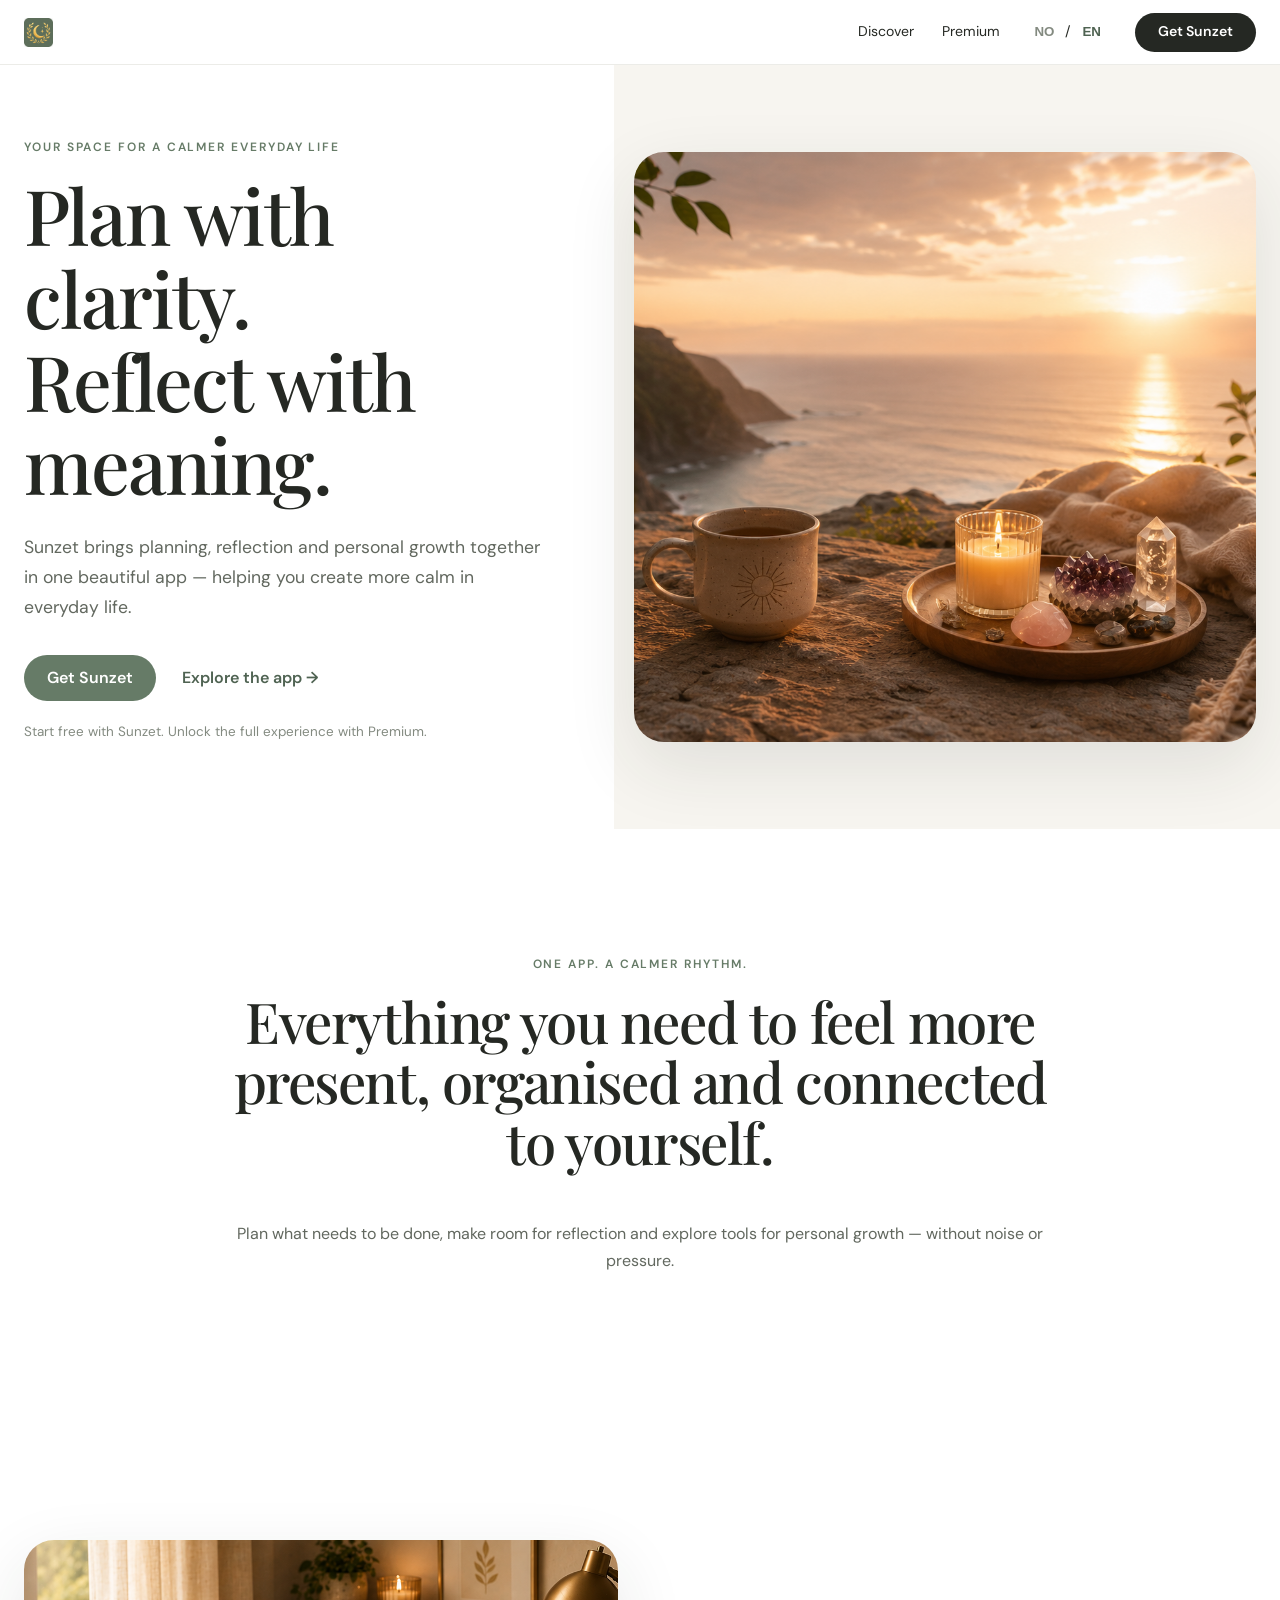
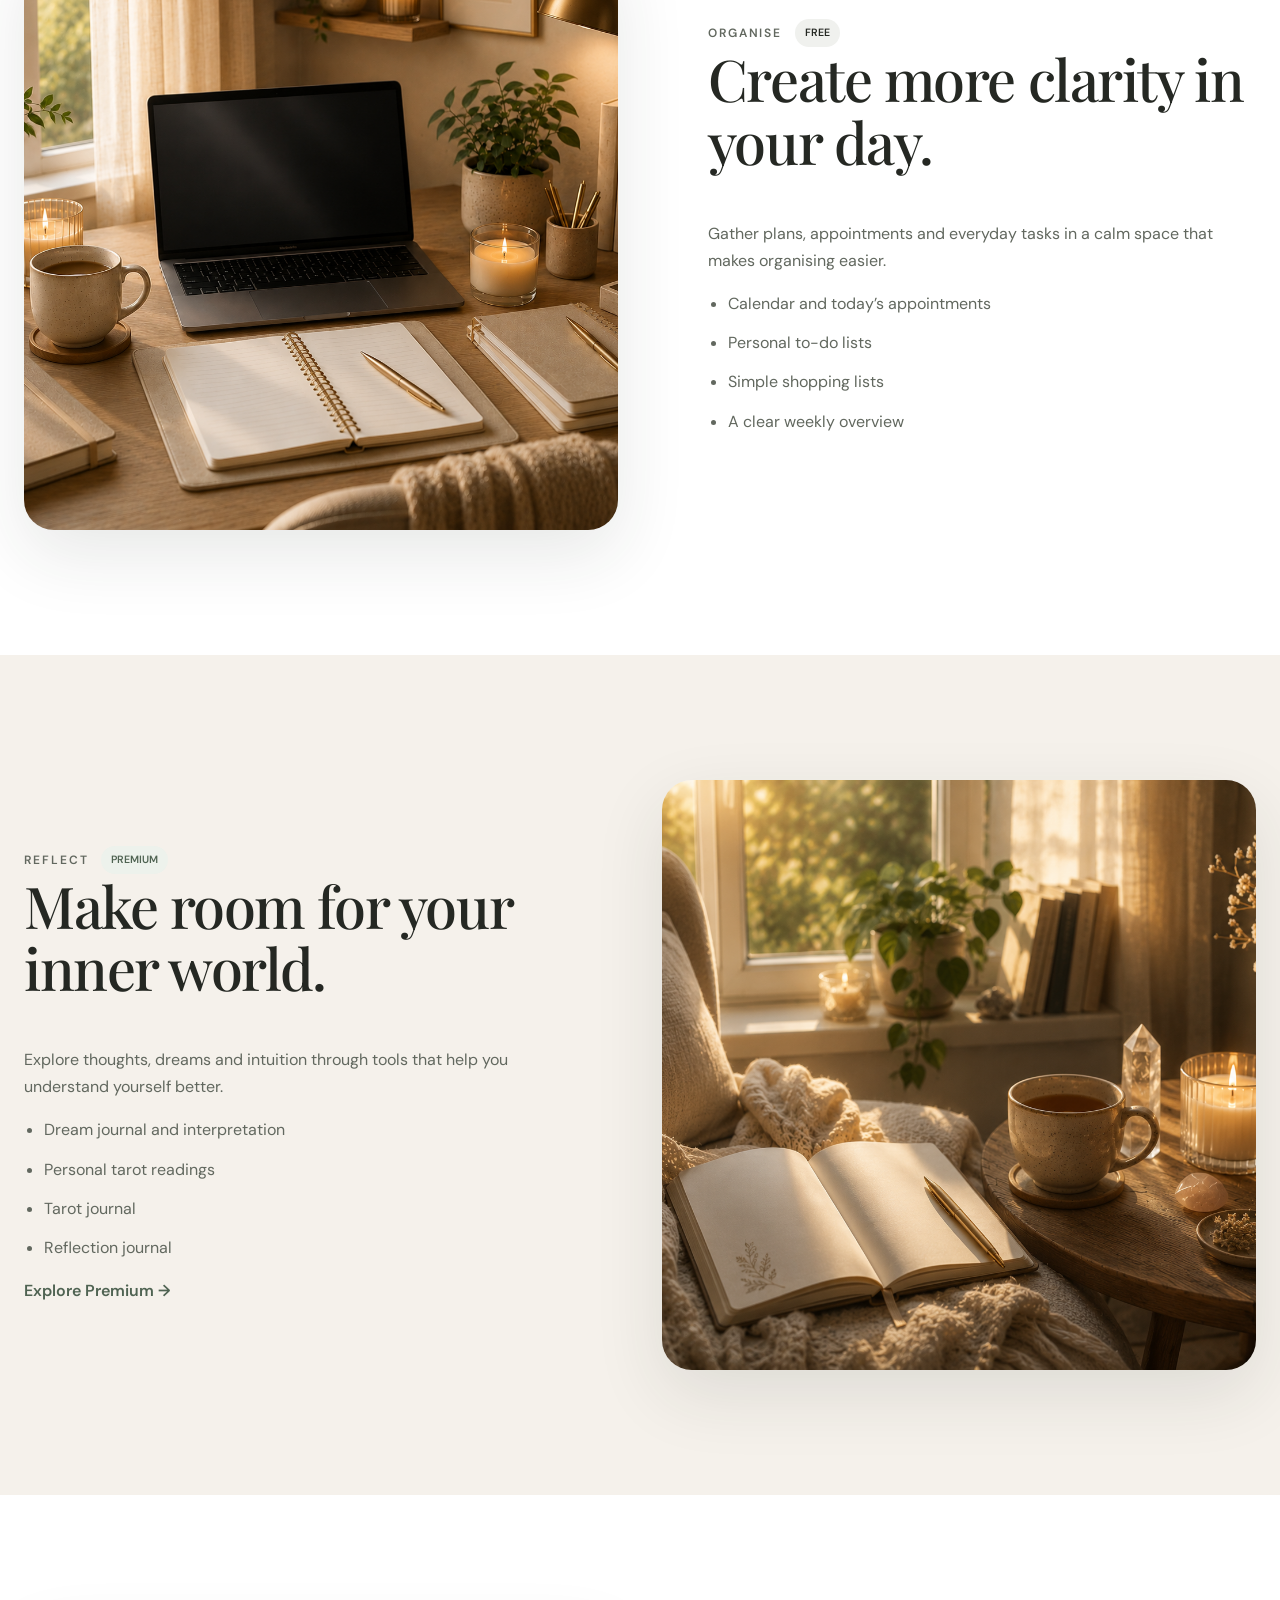
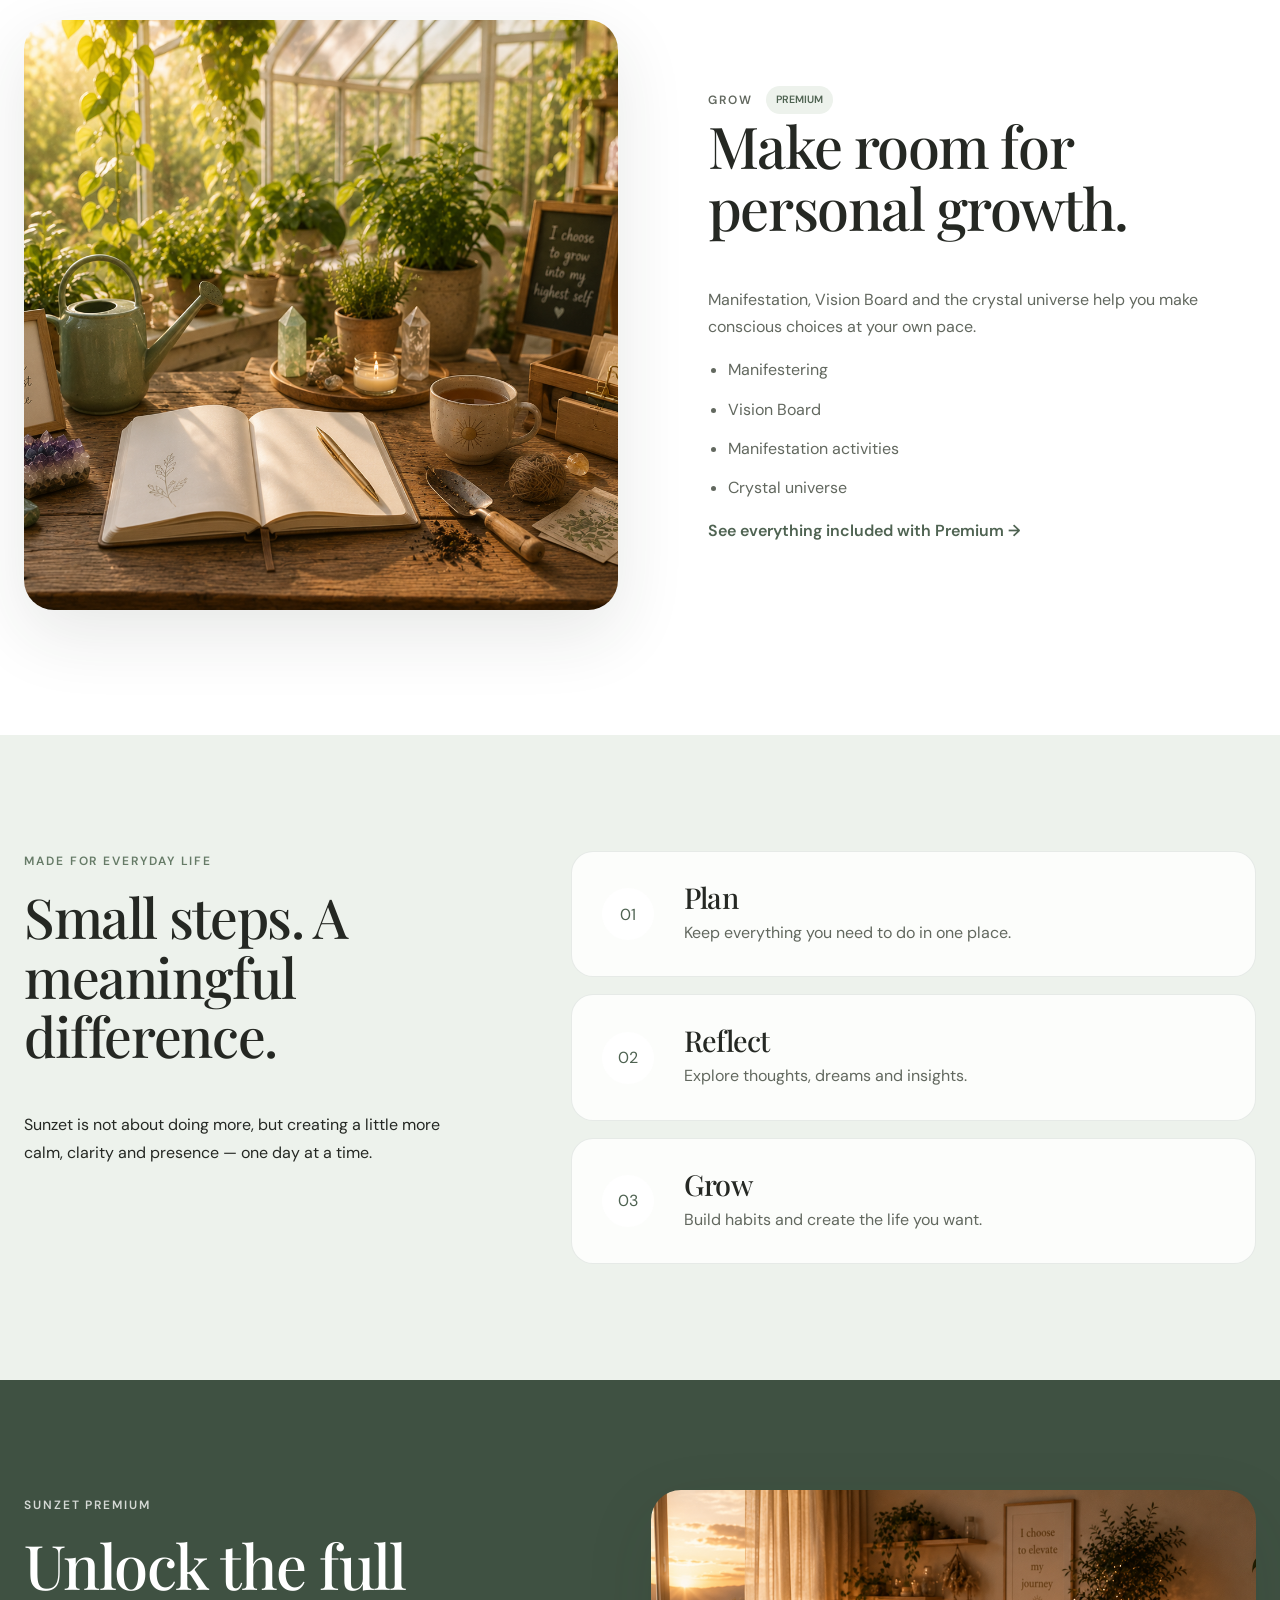
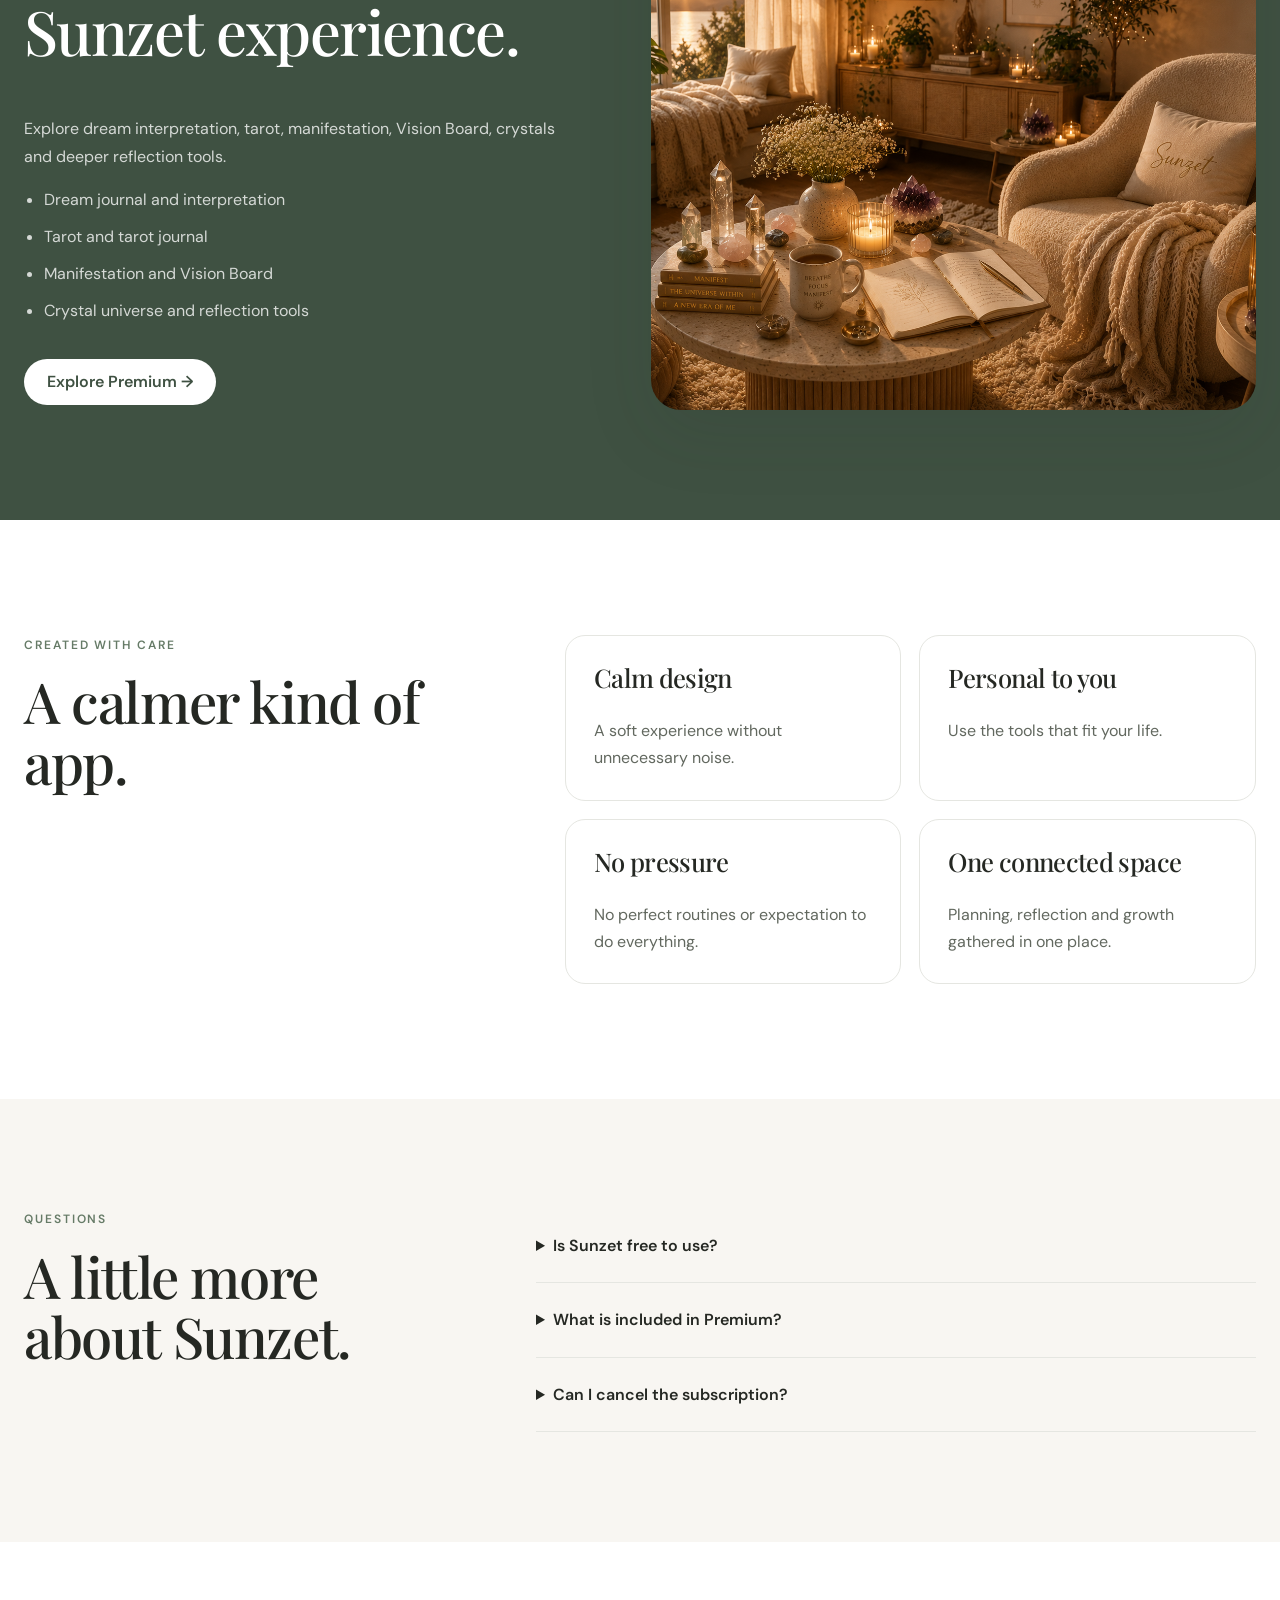
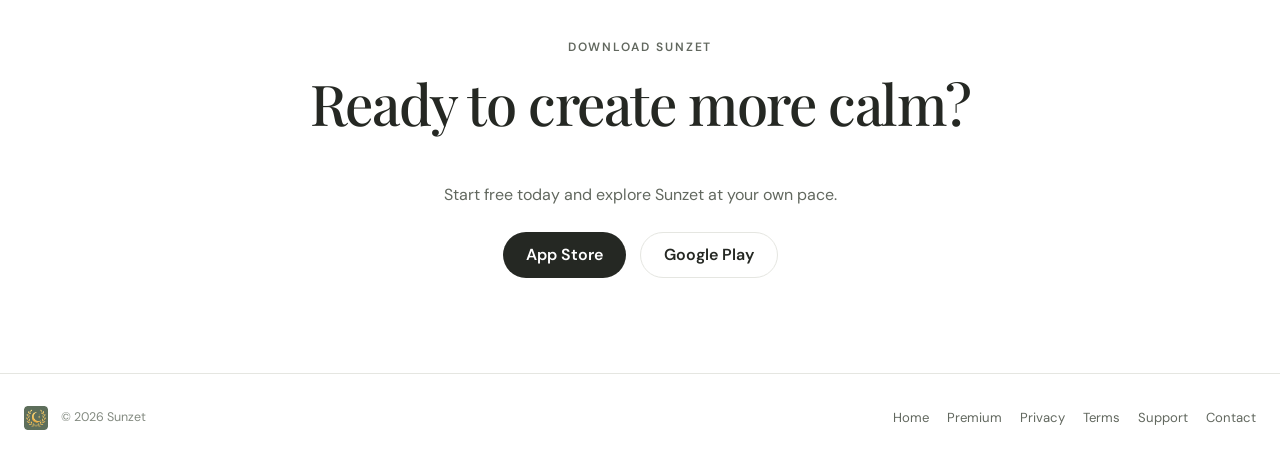
<file: index.html>
<!DOCTYPE html><html lang="no"><head><meta charset="UTF-8"><meta name="viewport" content="width=device-width,initial-scale=1"><meta name="description" content="Sunzet samler planlegging, refleksjon og personlig utvikling i én rolig app."><title>Sunzet</title><link rel="preconnect" href="https://fonts.googleapis.com"><link rel="preconnect" href="https://fonts.gstatic.com" crossorigin><link href="https://fonts.googleapis.com/css2?family=DM+Sans:wght@400;500;600&family=Playfair+Display:wght@500;600&display=swap" rel="stylesheet"><link rel="stylesheet" href="styles.css"></head><body>
<header class="site-header"><div class="header-inner"><a href="index.html"><img src="sunzet-logo.png" class="brand-logo" alt="Sunzet"></a><nav class="desktop-navigation"><a href="#discover" data-i18n="navDiscover">Utforsk</a><a href="premium.html">Premium</a><div class="language-switcher"><button class="language-button is-active" data-language="no">NO</button><span>/</span><button class="language-button" data-language="en">EN</button></div><a href="#download" class="navigation-button" data-i18n="navGetSunzet">Få Sunzet</a></nav><div class="mobile-header-actions"><div class="language-switcher"><button class="language-button is-active" data-language="no">NO</button><span>/</span><button class="language-button" data-language="en">EN</button></div><button class="mobile-menu-button"><span></span><span></span></button></div></div><nav class="mobile-navigation"><a href="#discover" data-i18n="navDiscover">Utforsk</a><a href="premium.html">Premium</a><a href="#download" data-i18n="navGetSunzet">Få Sunzet</a></nav></header>
<main>
<section class="hero-section"><div class="hero-inner"><div><p class="eyebrow" data-i18n="heroEyebrow">Ditt rom for mer ro i hverdagen</p><h1 data-i18n-html="heroTitle">Planlegg med klarhet.<br>Reflekter med mening.</h1><p class="lead" data-i18n="heroDescription">Sunzet samler planlegging, refleksjon og personlig utvikling i én vakker app – slik at du kan skape mer ro i hverdagen.</p><div class="hero-actions"><a class="primary-button" href="#download" data-i18n="navGetSunzet">Få Sunzet</a><a class="text-link" href="#discover"><span data-i18n="heroExplore">Utforsk appen</span> →</a></div><p class="note" data-i18n="heroNote">Start gratis med Sunzet. Lås opp hele opplevelsen med Premium.</p></div><img src="sunzet-home-hero.png" class="hero-image" alt="Sunzet"></div></section>
<section class="intro"><div class="narrow"><p class="eyebrow" data-i18n="introEyebrow">Én app. En roligere rytme.</p><h2 data-i18n="introTitle">Alt du trenger for å føle deg mer til stede, organisert og i kontakt med deg selv.</h2><p data-i18n="introText">Planlegg det som må gjøres, skap rom for refleksjon og utforsk verktøy for personlig utvikling – uten støy eller press.</p></div></section>
<section id="discover">
<article class="feature white"><div class="feature-inner"><img src="sunzet-organize-hero.png" class="feature-image" alt=""><div><div class="label-row"><p class="eyebrow" data-i18n="organise">Organiser</p><span class="badge free" data-i18n="free">Gratis</span></div><h2 data-i18n="organiseTitle">Skap mer klarhet i dagen din.</h2><p data-i18n="organiseText">Samle planer, avtaler og hverdagens oppgaver i et rolig rom som gjør organiseringen lettere.</p><ul><li data-i18n="organise1">Kalender og dagens avtaler</li><li data-i18n="organise2">Personlige gjøremålslister</li><li data-i18n="organise3">Enkle handlelister</li><li data-i18n="organise4">En tydelig oversikt over uken</li></ul></div></div></article>
<article class="feature cream"><div class="feature-inner reverse"><img src="sunzet-reflect-hero.png" class="feature-image" alt=""><div><div class="label-row"><p class="eyebrow" data-i18n="reflect">Reflekter</p><span class="badge premium">Premium</span></div><h2 data-i18n="reflectTitle">Skap rom for din indre verden.</h2><p data-i18n="reflectText">Utforsk tanker, drømmer og intuisjon gjennom verktøy som hjelper deg å forstå deg selv bedre.</p><ul><li data-i18n="reflect1">Drømmedagbok og drømmetydning</li><li data-i18n="reflect2">Personlige tarotlegginger</li><li data-i18n="reflect3">Tarotdagbok</li><li data-i18n="reflect4">Refleksjonsjournal</li></ul><a href="premium.html" class="text-link" data-i18n="explorePremium">Utforsk Premium →</a></div></div></article>
<article class="feature white"><div class="feature-inner"><img src="sunzet-grow-hero.png" class="feature-image" alt=""><div><div class="label-row"><p class="eyebrow" data-i18n="grow">Voks</p><span class="badge premium">Premium</span></div><h2 data-i18n="growTitle">Skap rom for personlig utvikling.</h2><p data-i18n="growText">Manifestering, Vision Board og krystalluniverset hjelper deg å skape bevisste valg i ditt eget tempo.</p><ul><li>Manifestering</li><li>Vision Board</li><li data-i18n="grow3">Manifestasjonsaktiviteter</li><li data-i18n="grow4">Krystallunivers</li></ul><a href="premium.html" class="text-link" data-i18n="seePremium">Se alt som følger med Premium →</a></div></div></article>
</section>
<section class="experience"><div class="experience-inner"><div><p class="eyebrow" data-i18n="experienceEyebrow">Laget for hverdagen</p><h2 data-i18n="experienceTitle">Små steg. Stor forskjell.</h2><p data-i18n="experienceText">Sunzet handler ikke om å gjøre mer, men om å skape litt mer ro, oversikt og nærvær – én dag av gangen.</p></div><div class="experience-grid"><article><span>01</span><div><h3 data-i18n="plan">Planlegg</h3><p data-i18n="planText">Samle alt du skal gjøre på ett sted.</p></div></article><article><span>02</span><div><h3 data-i18n="reflect">Reflekter</h3><p data-i18n="reflectShort">Utforsk tanker, drømmer og innsikt.</p></div></article><article><span>03</span><div><h3 data-i18n="grow">Voks</h3><p data-i18n="growShort">Bygg vaner og skap det livet du ønsker.</p></div></article></div></div></section>
<section class="premium-teaser"><div class="premium-inner"><div><p class="eyebrow light">Sunzet Premium</p><h2 data-i18n="premiumTitle">Lås opp hele Sunzet-opplevelsen.</h2><p data-i18n="premiumText">Utforsk drømmetydning, tarot, manifestering, Vision Board, krystaller og dypere refleksjonsverktøy.</p><ul><li data-i18n="premium1">Drømmedagbok og drømmetydning</li><li data-i18n="premium2">Tarot og tarotdagbok</li><li data-i18n="premium3">Manifestering og Vision Board</li><li data-i18n="premium4">Krystallunivers og refleksjonsverktøy</li></ul><a class="light-button" href="premium.html" data-i18n="explorePremium">Utforsk Premium →</a></div><img src="sunzet-premium-hero.png" class="premium-image" alt="Sunzet Premium"></div></section>
<section class="values"><div class="values-inner"><div><p class="eyebrow" data-i18n="valuesEyebrow">Utviklet med omtanke</p><h2 data-i18n="valuesTitle">En roligere type app.</h2></div><div class="value-grid"><article><h3 data-i18n="value1">Rolig design</h3><p data-i18n="value1Text">En myk opplevelse uten unødvendig støy.</p></article><article><h3 data-i18n="value2">Personlig for deg</h3><p data-i18n="value2Text">Bruk verktøyene som passer livet ditt.</p></article><article><h3 data-i18n="value3">Uten press</h3><p data-i18n="value3Text">Ingen perfekte rutiner eller forventning om å gjøre alt.</p></article><article><h3 data-i18n="value4">Ett samlet rom</h3><p data-i18n="value4Text">Planlegging, refleksjon og vekst samlet på ett sted.</p></article></div></div></section>
<section class="faq"><div class="faq-inner"><div><p class="eyebrow" data-i18n="faqEyebrow">Spørsmål</p><h2 data-i18n="faqTitle">Litt mer om Sunzet.</h2></div><div><details><summary data-i18n="faq1">Er Sunzet gratis å bruke?</summary><p data-i18n="faq1Text">Ja. Kalender, handleliste og gjøremålsliste er tilgjengelige gratis.</p></details><details><summary data-i18n="faq2">Hva er inkludert i Premium?</summary><p data-i18n="faq2Text">Drømmer, tarot, manifestering, Vision Board, krystaller og dypere journalverktøy.</p></details><details><summary data-i18n="faq3">Kan jeg avslutte abonnementet?</summary><p data-i18n="faq3Text">Ja. Abonnementet administreres gjennom plattformen der det ble kjøpt.</p></details></div></div></section>
<section class="download" id="download"><p class="eyebrow" data-i18n="downloadEyebrow">Last ned Sunzet</p><h2 data-i18n="downloadTitle">Klar til å skape mer ro?</h2><p data-i18n="downloadText">Start gratis i dag, og utforsk Sunzet i ditt eget tempo.</p><div><a class="store-button" href="#">App Store</a><a class="store-button secondary" href="#">Google Play</a></div></section>
</main>
<footer class="site-footer"><div class="footer-inner"><div class="footer-brand"><img src="sunzet-logo.png" class="footer-logo" alt="Sunzet"><span>© 2026 Sunzet</span></div><nav><a href="index.html" data-i18n="home">Hjem</a><a href="premium.html">Premium</a><a href="privacy.html" data-i18n="privacy">Personvern</a><a href="terms.html" data-i18n="terms">Vilkår</a><a href="support.html" data-i18n="support">Hjelp</a><a href="mailto:sunzet.app@gmail.com" data-i18n="contact">Kontakt</a></nav></div></footer><script src="language.js"></script><script src="script.js"></script></body></html>
</file>
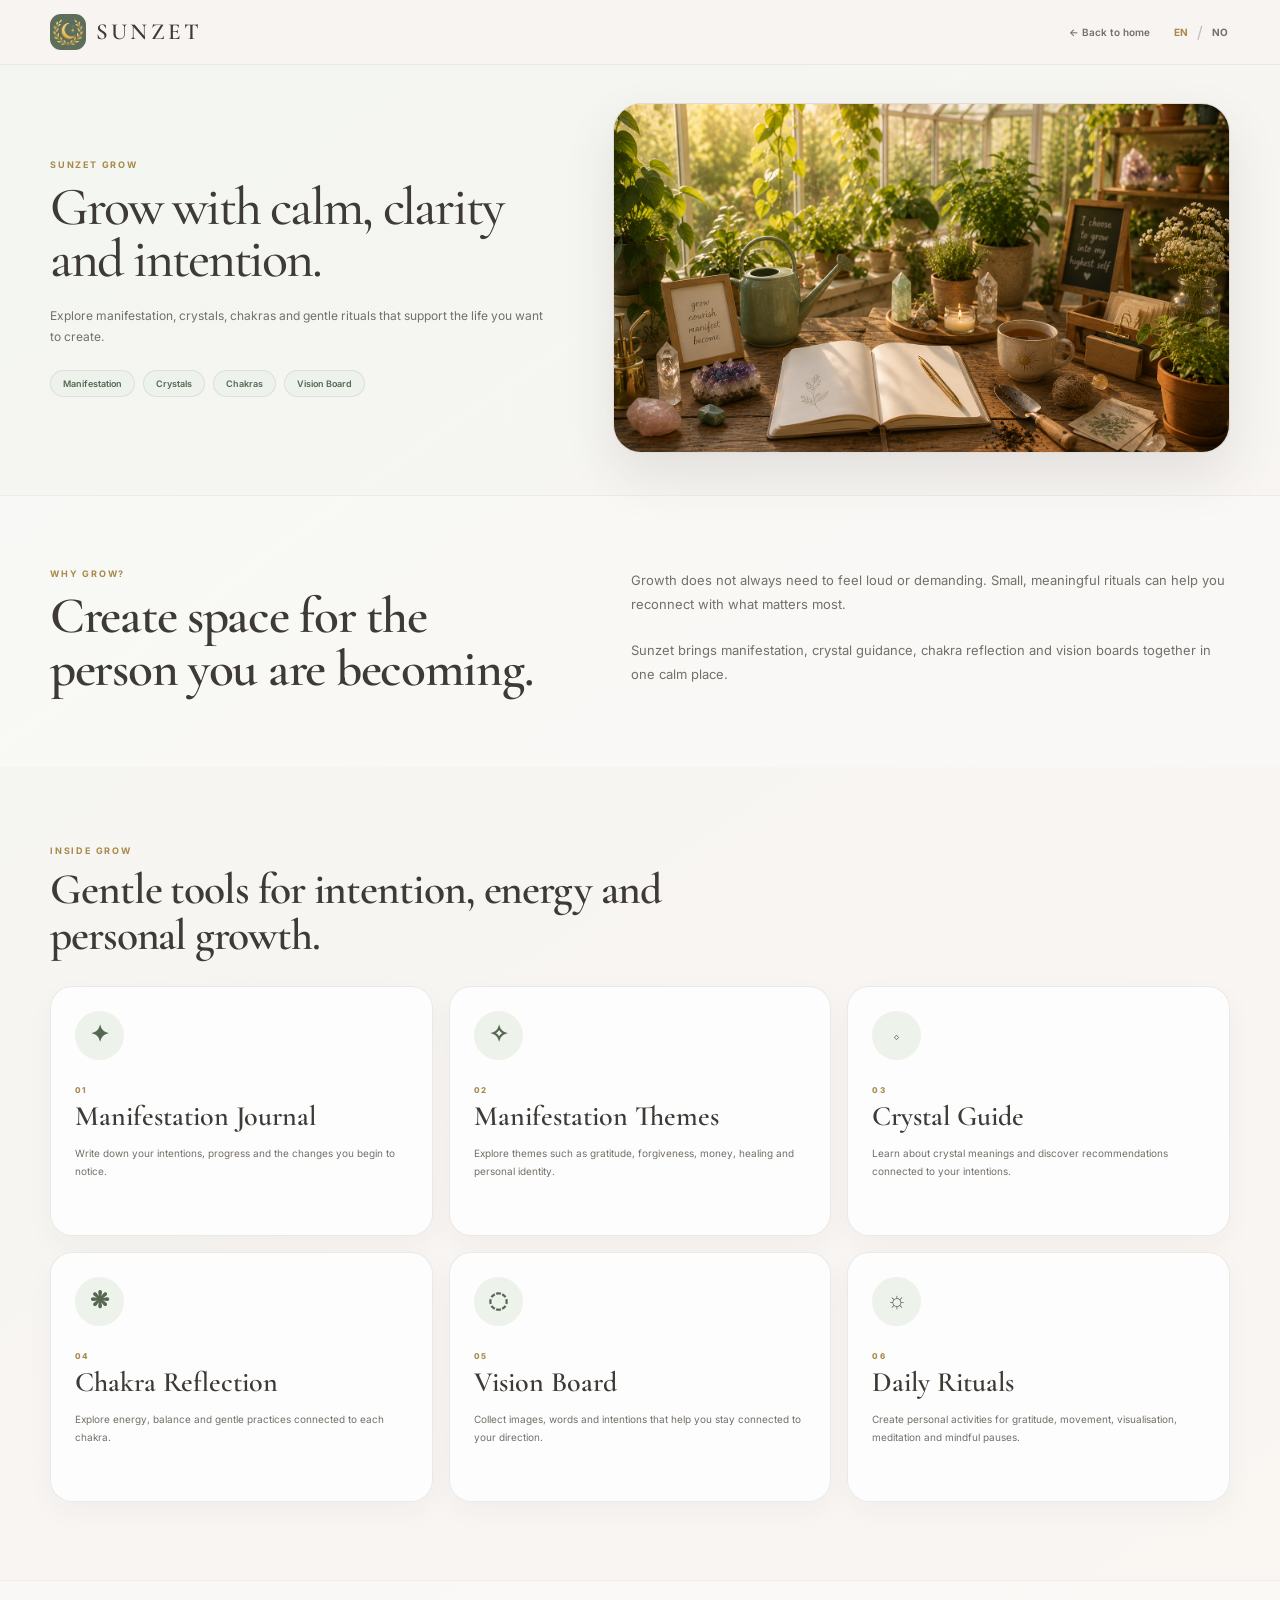
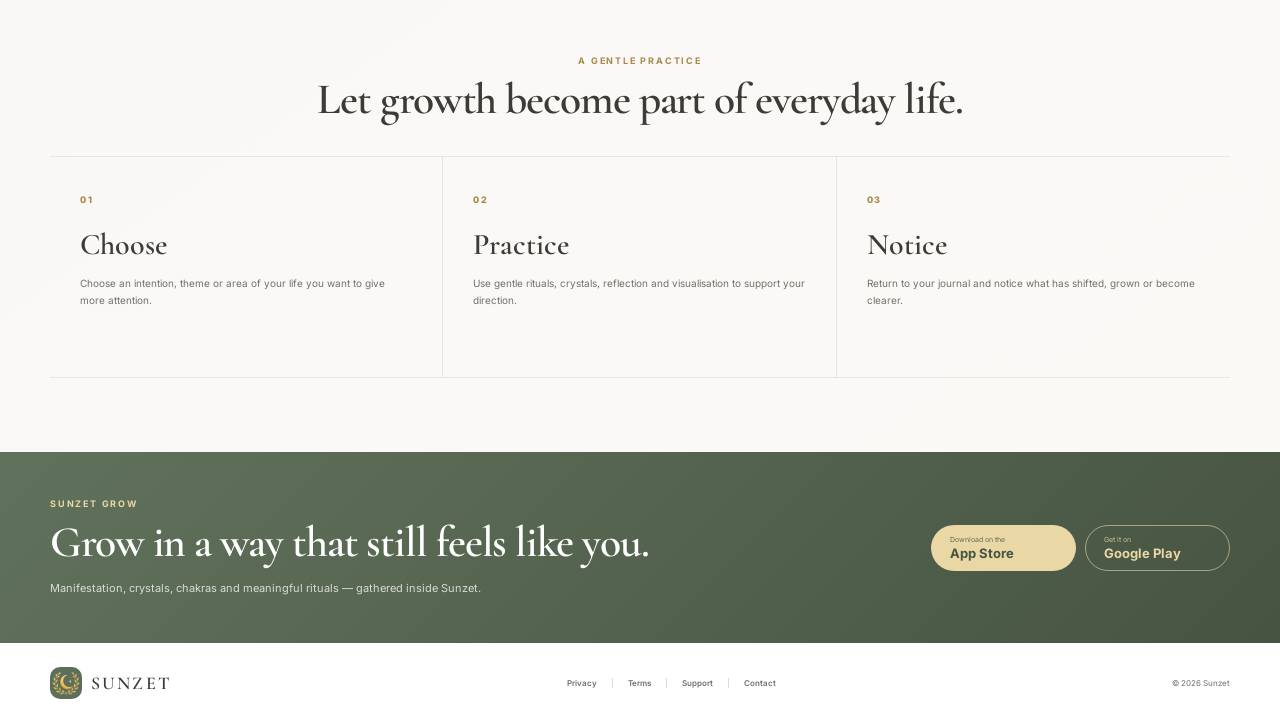
<file: grow.html>
<!DOCTYPE html>
<html lang="en">
<head>
  <meta charset="UTF-8" />

  <meta
    name="viewport"
    content="width=device-width, initial-scale=1.0"
  />

  <meta
    name="description"
    content="Explore manifestation, crystals, chakras and intentional growth with Sunzet Grow."
  />

  <title>Grow | Sunzet</title>

  <link
    rel="preconnect"
    href="https://fonts.googleapis.com"
  />

  <link
    rel="preconnect"
    href="https://fonts.gstatic.com"
    crossorigin
  />

  <link
    href="https://fonts.googleapis.com/css2?family=Cormorant+Garamond:ital,wght@0,500;0,600;1,600&family=Inter:wght@400;500;600;700&display=swap"
    rel="stylesheet"
  />

  <link
    rel="stylesheet"
    href="grow.css"
  />
</head>

<body>

  <!-- =====================================
       HEADER
  ====================================== -->

  <header class="site-header">

    <div class="page-shell header-inner">

      <a
        href="index.html"
        class="brand"
        aria-label="Sunzet home"
      >
        <img
          src="sunzet-logo.png"
          alt="Sunzet logo"
          class="brand-logo"
        />

        <span class="brand-name">
          Sunzet
        </span>
      </a>

      <div class="header-actions">

        <a
          href="index.html"
          class="back-link"
          data-en="← Back to home"
          data-no="← Tilbake til forsiden"
        >
          ← Back to home
        </a>

        <div
          class="language-switch"
          aria-label="Choose language"
        >
          <button
            type="button"
            class="language-button active"
            data-language="en"
          >
            EN
          </button>

          <span aria-hidden="true">
            /
          </span>

          <button
            type="button"
            class="language-button"
            data-language="no"
          >
            NO
          </button>
        </div>

      </div>

    </div>

  </header>

  <main>

    <!-- =====================================
         HERO
    ====================================== -->

    <section class="subpage-hero">

      <div class="page-shell hero-grid">

        <div class="hero-copy">

          <p
            class="eyebrow"
            data-en="Sunzet Grow"
            data-no="Sunzet Voks"
          >
            Sunzet Grow
          </p>

          <h1
            data-en="Grow with calm, clarity and intention."
            data-no="Voks med ro, klarhet og intensjon."
          >
            Grow with calm, clarity and intention.
          </h1>

          <p
            class="hero-text"
            data-en="Explore manifestation, crystals, chakras and gentle rituals that support the life you want to create."
            data-no="Utforsk manifestering, krystaller, chakraer og rolige ritualer som støtter livet du ønsker å skape."
          >
            Explore manifestation, crystals, chakras and gentle rituals
            that support the life you want to create.
          </p>

          <div class="hero-tags">

            <span
              data-en="Manifestation"
              data-no="Manifestering"
            >
              Manifestation
            </span>

            <span
              data-en="Crystals"
              data-no="Krystaller"
            >
              Crystals
            </span>

            <span
              data-en="Chakras"
              data-no="Chakraer"
            >
              Chakras
            </span>

            <span>
              Vision Board
            </span>

          </div>

        </div>

        <div class="hero-art">

          <div class="hero-image-frame">

            <img
              src="sunzet-grow-hero.png"
              alt="A calm Sunzet-inspired scene with a journal, crystal, tea and nature"
              class="hero-image"
            />

          </div>

        </div>

      </div>

    </section>

    <!-- =====================================
         INTRODUCTION
    ====================================== -->

    <section class="intro-section">

      <div class="page-shell intro-grid">

        <div class="intro-heading">

          <p
            class="eyebrow"
            data-en="Why grow?"
            data-no="Hvorfor vokse?"
          >
            Why grow?
          </p>

          <h2
            data-en="Create space for the person you are becoming."
            data-no="Skap rom for personen du er i ferd med å bli."
          >
            Create space for the person you are becoming.
          </h2>

        </div>

        <div class="intro-copy">

          <p
            data-en="Growth does not always need to feel loud or demanding. Small, meaningful rituals can help you reconnect with what matters most."
            data-no="Utvikling trenger ikke alltid å føles stor eller krevende. Små, meningsfulle ritualer kan hjelpe deg med å finne tilbake til det som betyr mest."
          >
            Growth does not always need to feel loud or demanding.
            Small, meaningful rituals can help you reconnect with what matters most.
          </p>

          <p
            data-en="Sunzet brings manifestation, crystal guidance, chakra reflection and vision boards together in one calm place."
            data-no="Sunzet samler manifestering, krystallveiledning, chakrarefleksjon og vision board på ett rolig sted."
          >
            Sunzet brings manifestation, crystal guidance, chakra reflection
            and vision boards together in one calm place.
          </p>

        </div>

      </div>

    </section>

    <!-- =====================================
         FEATURES
    ====================================== -->

    <section class="features-section">

      <div class="page-shell">

        <div class="section-heading">

          <p
            class="eyebrow"
            data-en="Inside Grow"
            data-no="Inne i Voks"
          >
            Inside Grow
          </p>

          <h2
            data-en="Gentle tools for intention, energy and personal growth."
            data-no="Rolige verktøy for intensjon, energi og personlig utvikling."
          >
            Gentle tools for intention, energy and personal growth.
          </h2>

        </div>

        <div class="feature-grid">

          <!-- MANIFESTATION JOURNAL -->

          <article class="feature-card">

            <div
              class="feature-icon"
              aria-hidden="true"
            >
              ✦
            </div>

            <p class="feature-number">
              01
            </p>

            <h3
              data-en="Manifestation Journal"
              data-no="Manifesteringsjournal"
            >
              Manifestation Journal
            </h3>

            <p
              data-en="Write down your intentions, progress and the changes you begin to notice."
              data-no="Skriv ned intensjonene dine, utviklingen din og endringene du begynner å legge merke til."
            >
              Write down your intentions, progress and the changes
              you begin to notice.
            </p>

          </article>

          <!-- MANIFESTATION THEMES -->

          <article class="feature-card">

            <div
              class="feature-icon"
              aria-hidden="true"
            >
              ✧
            </div>

            <p class="feature-number">
              02
            </p>

            <h3
              data-en="Manifestation Themes"
              data-no="Manifesteringstemaer"
            >
              Manifestation Themes
            </h3>

            <p
              data-en="Explore themes such as gratitude, forgiveness, money, healing and personal identity."
              data-no="Utforsk temaer som takknemlighet, tilgivelse, penger, healing og personlig identitet."
            >
              Explore themes such as gratitude, forgiveness, money,
              healing and personal identity.
            </p>

          </article>

          <!-- CRYSTALS -->

          <article class="feature-card">

            <div
              class="feature-icon"
              aria-hidden="true"
            >
              ◇
            </div>

            <p class="feature-number">
              03
            </p>

            <h3
              data-en="Crystal Guide"
              data-no="Krystallguide"
            >
              Crystal Guide
            </h3>

            <p
              data-en="Learn about crystal meanings and discover recommendations connected to your intentions."
              data-no="Lær om krystallenes betydninger og oppdag anbefalinger knyttet til intensjonene dine."
            >
              Learn about crystal meanings and discover recommendations
              connected to your intentions.
            </p>

          </article>

          <!-- CHAKRAS -->

          <article class="feature-card">

            <div
              class="feature-icon"
              aria-hidden="true"
            >
              ❋
            </div>

            <p class="feature-number">
              04
            </p>

            <h3
              data-en="Chakra Reflection"
              data-no="Chakrarefleksjon"
            >
              Chakra Reflection
            </h3>

            <p
              data-en="Explore energy, balance and gentle practices connected to each chakra."
              data-no="Utforsk energi, balanse og rolige øvelser knyttet til hvert chakra."
            >
              Explore energy, balance and gentle practices
              connected to each chakra.
            </p>

          </article>

          <!-- VISION BOARD -->

          <article class="feature-card">

            <div
              class="feature-icon"
              aria-hidden="true"
            >
              ◌
            </div>

            <p class="feature-number">
              05
            </p>

            <h3>
              Vision Board
            </h3>

            <p
              data-en="Collect images, words and intentions that help you stay connected to your direction."
              data-no="Samle bilder, ord og intensjoner som hjelper deg med å holde kontakt med retningen din."
            >
              Collect images, words and intentions that help you
              stay connected to your direction.
            </p>

          </article>

          <!-- RITUALS -->

          <article class="feature-card">

            <div
              class="feature-icon"
              aria-hidden="true"
            >
              ☼
            </div>

            <p class="feature-number">
              06
            </p>

            <h3
              data-en="Daily Rituals"
              data-no="Daglige ritualer"
            >
              Daily Rituals
            </h3>

            <p
              data-en="Create personal activities for gratitude, movement, visualisation, meditation and mindful pauses."
              data-no="Lag personlige aktiviteter for takknemlighet, bevegelse, visualisering, meditasjon og rolige pauser."
            >
              Create personal activities for gratitude, movement,
              visualisation, meditation and mindful pauses.
            </p>

          </article>

        </div>

      </div>

    </section>

    <!-- =====================================
         THREE STEPS
    ====================================== -->

    <section class="steps-section">

      <div class="page-shell">

        <div class="section-heading centered">

          <p
            class="eyebrow"
            data-en="A gentle practice"
            data-no="En rolig praksis"
          >
            A gentle practice
          </p>

          <h2
            data-en="Let growth become part of everyday life."
            data-no="La utvikling bli en naturlig del av hverdagen."
          >
            Let growth become part of everyday life.
          </h2>

        </div>

        <div class="steps-grid">

          <article class="step-card">

            <span class="step-number">
              01
            </span>

            <h3
              data-en="Choose"
              data-no="Velg"
            >
              Choose
            </h3>

            <p
              data-en="Choose an intention, theme or area of your life you want to give more attention."
              data-no="Velg en intensjon, et tema eller et område i livet som du ønsker å gi mer oppmerksomhet."
            >
              Choose an intention, theme or area of your life
              you want to give more attention.
            </p>

          </article>

          <article class="step-card">

            <span class="step-number">
              02
            </span>

            <h3
              data-en="Practice"
              data-no="Øv"
            >
              Practice
            </h3>

            <p
              data-en="Use gentle rituals, crystals, reflection and visualisation to support your direction."
              data-no="Bruk rolige ritualer, krystaller, refleksjon og visualisering til å støtte retningen din."
            >
              Use gentle rituals, crystals, reflection and visualisation
              to support your direction.
            </p>

          </article>

          <article class="step-card">

            <span class="step-number">
              03
            </span>

            <h3
              data-en="Notice"
              data-no="Legg merke til"
            >
              Notice
            </h3>

            <p
              data-en="Return to your journal and notice what has shifted, grown or become clearer."
              data-no="Se tilbake i journalen og legg merke til hva som har endret seg, vokst eller blitt tydeligere."
            >
              Return to your journal and notice what has shifted,
              grown or become clearer.
            </p>

          </article>

        </div>

      </div>

    </section>

    <!-- =====================================
         DOWNLOAD
    ====================================== -->

    <section class="download-section">

      <div class="page-shell download-inner">

        <div class="download-copy">

          <p
            class="eyebrow"
            data-en="Sunzet Grow"
            data-no="Sunzet Voks"
          >
            Sunzet Grow
          </p>

          <h2
            data-en="Grow in a way that still feels like you."
            data-no="Voks på en måte som fortsatt føles som deg."
          >
            Grow in a way that still feels like you.
          </h2>

          <p
            data-en="Manifestation, crystals, chakras and meaningful rituals — gathered inside Sunzet."
            data-no="Manifestering, krystaller, chakraer og meningsfulle ritualer — samlet inne i Sunzet."
          >
            Manifestation, crystals, chakras and meaningful rituals —
            gathered inside Sunzet.
          </p>

        </div>

        <div class="download-buttons">

          <a
            href="#"
            class="download-button"
          >
            <span
              data-en="Download on the"
              data-no="Last ned fra"
            >
              Download on the
            </span>

            <strong>
              App Store
            </strong>
          </a>

          <a
            href="#"
            class="download-button download-button-outline"
          >
            <span
              data-en="Get it on"
              data-no="Last ned fra"
            >
              Get it on
            </span>

            <strong>
              Google Play
            </strong>
          </a>

        </div>

      </div>

    </section>

  </main>

  <!-- =====================================
       FOOTER
  ====================================== -->

  <footer class="site-footer">

    <div class="page-shell footer-inner">

      <a
        href="index.html"
        class="footer-brand"
      >
        <img
          src="sunzet-logo.png"
          alt=""
        />

        <span>
          Sunzet
        </span>
      </a>

      <nav
        class="footer-links"
        aria-label="Footer navigation"
      >
        <a
          href="privacy.html"
          data-en="Privacy"
          data-no="Personvern"
        >
          Privacy
        </a>

        <a
          href="terms.html"
          data-en="Terms"
          data-no="Vilkår"
        >
          Terms
        </a>

        <a
          href="support.html"
          data-en="Support"
          data-no="Hjelp"
        >
          Support
        </a>

        <a
          href="mailto:sunzet.app@gmail.com"
          data-en="Contact"
          data-no="Kontakt"
        >
          Contact
        </a>
      </nav>

      <p>
        © 2026 Sunzet
      </p>

    </div>

  </footer>

  <!-- =====================================
       LANGUAGE
  ====================================== -->

  <script>
    const languageButtons =
      document.querySelectorAll(
        ".language-button"
      );

    const translatedElements =
      document.querySelectorAll(
        "[data-en][data-no]"
      );

    const setLanguage = (language) => {
      document.documentElement.lang =
        language === "no"
          ? "nb"
          : "en";

      translatedElements.forEach(
        (element) => {
          element.textContent =
            element.dataset[language];
        }
      );

      languageButtons.forEach(
        (button) => {
          button.classList.toggle(
            "active",
            button.dataset.language === language
          );
        }
      );

      localStorage.setItem(
        "sunzet-language",
        language
      );
    };

    languageButtons.forEach(
      (button) => {
        button.addEventListener(
          "click",
          () => {
            setLanguage(
              button.dataset.language
            );
          }
        );
      }
    );

    const savedLanguage =
      localStorage.getItem(
        "sunzet-language"
      );

    const browserLanguage =
      navigator.language
        .toLowerCase()
        .startsWith("no")
        ? "no"
        : "en";

    setLanguage(
      savedLanguage ||
      browserLanguage
    );
  </script>

</body>
</html>
</file>
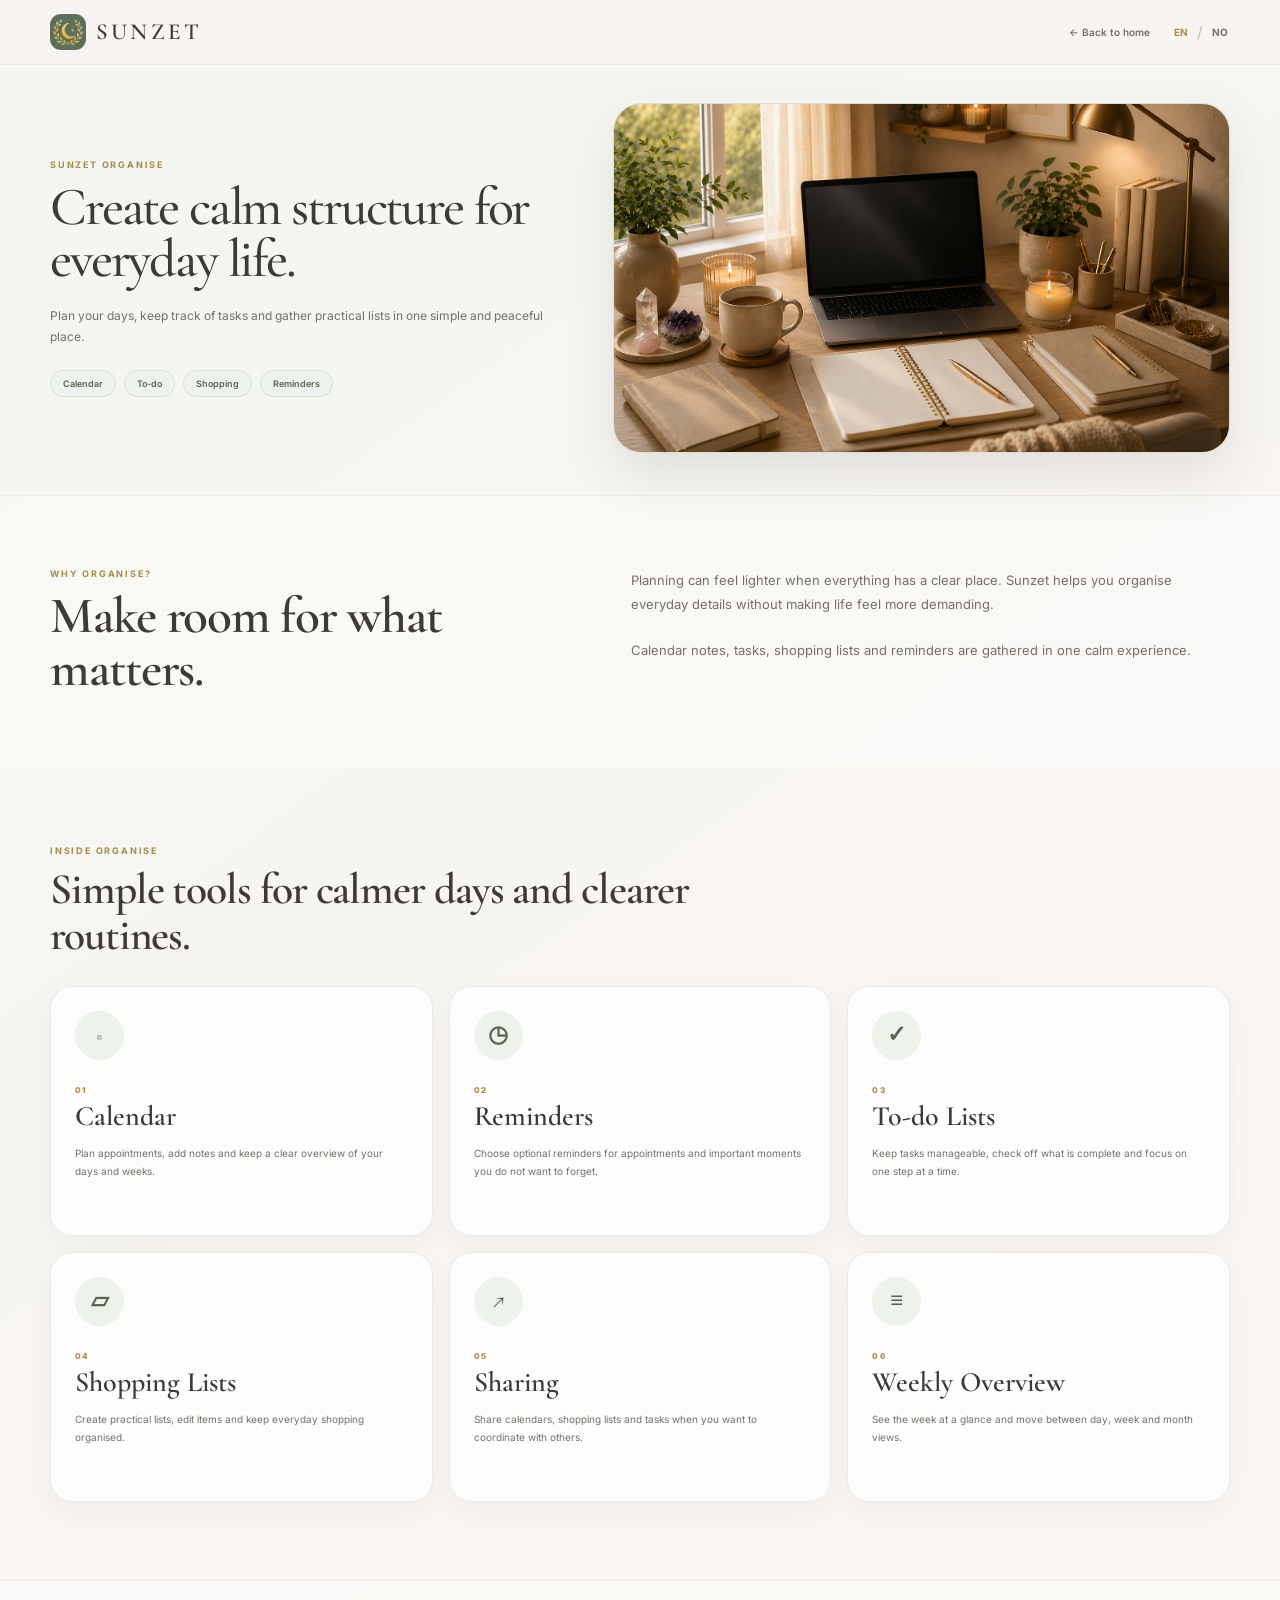
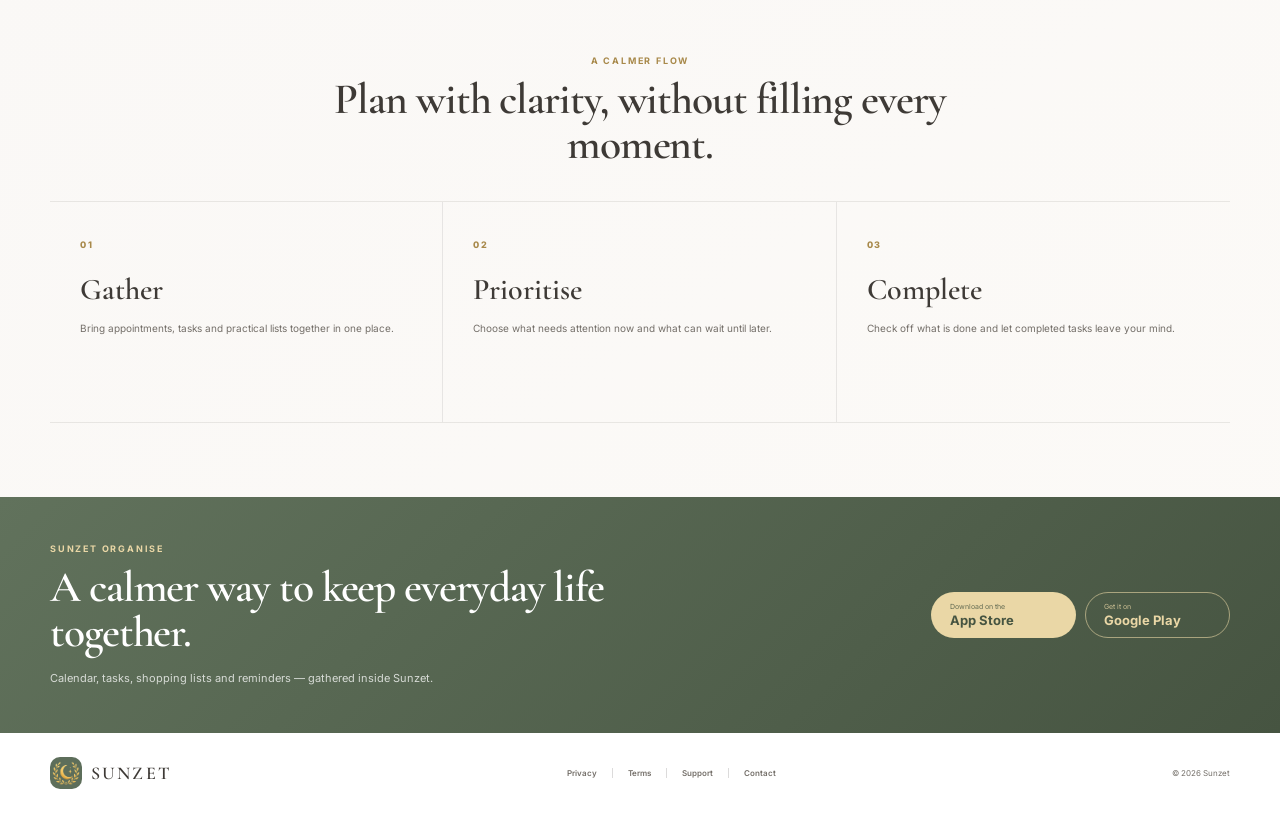
<file: organise.html>
<!DOCTYPE html>
<html lang="en">
<head>
  <meta charset="UTF-8" />

  <meta
    name="viewport"
    content="width=device-width, initial-scale=1.0"
  />

  <meta
    name="description"
    content="Explore calm planning, calendar tools, to-do lists and shopping lists with Sunzet Organise."
  />

  <title>Organise | Sunzet</title>

  <link
    rel="preconnect"
    href="https://fonts.googleapis.com"
  />

  <link
    rel="preconnect"
    href="https://fonts.gstatic.com"
    crossorigin
  />

  <link
    href="https://fonts.googleapis.com/css2?family=Cormorant+Garamond:ital,wght@0,500;0,600;1,600&family=Inter:wght@400;500;600;700&display=swap"
    rel="stylesheet"
  />

  <link
    rel="stylesheet"
    href="organise.css"
  />
</head>

<body>

  <!-- =====================================
       HEADER
  ====================================== -->

  <header class="site-header">

    <div class="page-shell header-inner">

      <a
        href="index.html"
        class="brand"
        aria-label="Sunzet home"
      >
        <img
          src="sunzet-logo.png"
          alt="Sunzet logo"
          class="brand-logo"
        />

        <span class="brand-name">
          Sunzet
        </span>
      </a>

      <div class="header-actions">

        <a
          href="index.html"
          class="back-link"
          data-en="← Back to home"
          data-no="← Tilbake til forsiden"
        >
          ← Back to home
        </a>

        <div
          class="language-switch"
          aria-label="Choose language"
        >
          <button
            type="button"
            class="language-button active"
            data-language="en"
          >
            EN
          </button>

          <span aria-hidden="true">
            /
          </span>

          <button
            type="button"
            class="language-button"
            data-language="no"
          >
            NO
          </button>
        </div>

      </div>

    </div>

  </header>

  <main>

    <!-- =====================================
         HERO
    ====================================== -->

    <section class="subpage-hero">

      <div class="page-shell hero-grid">

        <div class="hero-copy">

          <p
            class="eyebrow"
            data-en="Sunzet Organise"
            data-no="Sunzet Planlegg"
          >
            Sunzet Organise
          </p>

          <h1
            data-en="Create calm structure for everyday life."
            data-no="Skap rolig struktur i hverdagen."
          >
            Create calm structure for everyday life.
          </h1>

          <p
            class="hero-text"
            data-en="Plan your days, keep track of tasks and gather practical lists in one simple and peaceful place."
            data-no="Planlegg dagene, hold oversikt over oppgaver og samle praktiske lister på ett enkelt og rolig sted."
          >
            Plan your days, keep track of tasks and gather practical
            lists in one simple and peaceful place.
          </p>

          <div class="hero-tags">

            <span
              data-en="Calendar"
              data-no="Kalender"
            >
              Calendar
            </span>

            <span
              data-en="To-do"
              data-no="Gjøremål"
            >
              To-do
            </span>

            <span
              data-en="Shopping"
              data-no="Handlelister"
            >
              Shopping
            </span>

            <span
              data-en="Reminders"
              data-no="Påminnelser"
            >
              Reminders
            </span>

          </div>

        </div>

        <div class="hero-art">

          <div class="hero-image-frame">

            <img
              src="sunzet-organize-hero.png"
              alt="A calm Sunzet-inspired scene with a journal, crystal, tea and nature"
              class="hero-image"
            />

          </div>

        </div>

      </div>

    </section>

    <!-- =====================================
         INTRODUCTION
    ====================================== -->

    <section class="intro-section">

      <div class="page-shell intro-grid">

        <div class="intro-heading">

          <p
            class="eyebrow"
            data-en="Why organise?"
            data-no="Hvorfor planlegge?"
          >
            Why organise?
          </p>

          <h2
            data-en="Make room for what matters."
            data-no="Skap plass til det som betyr noe."
          >
            Make room for what matters.
          </h2>

        </div>

        <div class="intro-copy">

          <p
            data-en="Planning can feel lighter when everything has a clear place. Sunzet helps you organise everyday details without making life feel more demanding."
            data-no="Planlegging kan føles lettere når alt har en tydelig plass. Sunzet hjelper deg med å organisere hverdagens detaljer uten at livet føles mer krevende."
          >
            Planning can feel lighter when everything has a clear place.
            Sunzet helps you organise everyday details without making life
            feel more demanding.
          </p>

          <p
            data-en="Calendar notes, tasks, shopping lists and reminders are gathered in one calm experience."
            data-no="Kalendernotater, oppgaver, handlelister og påminnelser er samlet i én rolig opplevelse."
          >
            Calendar notes, tasks, shopping lists and reminders
            are gathered in one calm experience.
          </p>

        </div>

      </div>

    </section>

    <!-- =====================================
         FEATURES
    ====================================== -->

    <section class="features-section">

      <div class="page-shell">

        <div class="section-heading">

          <p
            class="eyebrow"
            data-en="Inside Organise"
            data-no="Inne i Planlegg"
          >
            Inside Organise
          </p>

          <h2
            data-en="Simple tools for calmer days and clearer routines."
            data-no="Enkle verktøy for roligere dager og tydeligere rutiner."
          >
            Simple tools for calmer days and clearer routines.
          </h2>

        </div>

        <div class="feature-grid">

          <!-- CALENDAR -->

          <article class="feature-card">

            <div
              class="feature-icon"
              aria-hidden="true"
            >
              □
            </div>

            <p class="feature-number">
              01
            </p>

            <h3
              data-en="Calendar"
              data-no="Kalender"
            >
              Calendar
            </h3>

            <p
              data-en="Plan appointments, add notes and keep a clear overview of your days and weeks."
              data-no="Planlegg avtaler, legg til notater og få en tydelig oversikt over dager og uker."
            >
              Plan appointments, add notes and keep a clear overview
              of your days and weeks.
            </p>

          </article>

          <!-- REMINDERS -->

          <article class="feature-card">

            <div
              class="feature-icon"
              aria-hidden="true"
            >
              ◷
            </div>

            <p class="feature-number">
              02
            </p>

            <h3
              data-en="Reminders"
              data-no="Påminnelser"
            >
              Reminders
            </h3>

            <p
              data-en="Choose optional reminders for appointments and important moments you do not want to forget."
              data-no="Velg valgfrie påminnelser for avtaler og viktige øyeblikk du ikke ønsker å glemme."
            >
              Choose optional reminders for appointments and important
              moments you do not want to forget.
            </p>

          </article>

          <!-- TODO -->

          <article class="feature-card">

            <div
              class="feature-icon"
              aria-hidden="true"
            >
              ✓
            </div>

            <p class="feature-number">
              03
            </p>

            <h3
              data-en="To-do Lists"
              data-no="Gjøremålslister"
            >
              To-do Lists
            </h3>

            <p
              data-en="Keep tasks manageable, check off what is complete and focus on one step at a time."
              data-no="Hold oppgavene håndterbare, kryss av det som er ferdig og fokuser på ett steg av gangen."
            >
              Keep tasks manageable, check off what is complete
              and focus on one step at a time.
            </p>

          </article>

          <!-- SHOPPING -->

          <article class="feature-card">

            <div
              class="feature-icon"
              aria-hidden="true"
            >
              ▱
            </div>

            <p class="feature-number">
              04
            </p>

            <h3
              data-en="Shopping Lists"
              data-no="Handlelister"
            >
              Shopping Lists
            </h3>

            <p
              data-en="Create practical lists, edit items and keep everyday shopping organised."
              data-no="Lag praktiske lister, rediger varer og hold hverdagshandelen organisert."
            >
              Create practical lists, edit items and keep
              everyday shopping organised.
            </p>

          </article>

          <!-- SHARING -->

          <article class="feature-card">

            <div
              class="feature-icon"
              aria-hidden="true"
            >
              ↗
            </div>

            <p class="feature-number">
              05
            </p>

            <h3
              data-en="Sharing"
              data-no="Deling"
            >
              Sharing
            </h3>

            <p
              data-en="Share calendars, shopping lists and tasks when you want to coordinate with others."
              data-no="Del kalendere, handlelister og oppgaver når du ønsker å koordinere med andre."
            >
              Share calendars, shopping lists and tasks when
              you want to coordinate with others.
            </p>

          </article>

          <!-- WEEKLY OVERVIEW -->

          <article class="feature-card">

            <div
              class="feature-icon"
              aria-hidden="true"
            >
              ≡
            </div>

            <p class="feature-number">
              06
            </p>

            <h3
              data-en="Weekly Overview"
              data-no="Ukesoversikt"
            >
              Weekly Overview
            </h3>

            <p
              data-en="See the week at a glance and move between day, week and month views."
              data-no="Se uken på et øyeblikk og bytt mellom dag-, uke- og månedsvisning."
            >
              See the week at a glance and move between
              day, week and month views.
            </p>

          </article>

        </div>

      </div>

    </section>

    <!-- =====================================
         THREE STEPS
    ====================================== -->

    <section class="steps-section">

      <div class="page-shell">

        <div class="section-heading centered">

          <p
            class="eyebrow"
            data-en="A calmer flow"
            data-no="En roligere flyt"
          >
            A calmer flow
          </p>

          <h2
            data-en="Plan with clarity, without filling every moment."
            data-no="Planlegg med klarhet, uten å fylle hvert øyeblikk."
          >
            Plan with clarity, without filling every moment.
          </h2>

        </div>

        <div class="steps-grid">

          <article class="step-card">

            <span class="step-number">
              01
            </span>

            <h3
              data-en="Gather"
              data-no="Samle"
            >
              Gather
            </h3>

            <p
              data-en="Bring appointments, tasks and practical lists together in one place."
              data-no="Samle avtaler, oppgaver og praktiske lister på ett sted."
            >
              Bring appointments, tasks and practical lists
              together in one place.
            </p>

          </article>

          <article class="step-card">

            <span class="step-number">
              02
            </span>

            <h3
              data-en="Prioritise"
              data-no="Prioriter"
            >
              Prioritise
            </h3>

            <p
              data-en="Choose what needs attention now and what can wait until later."
              data-no="Velg hva som trenger oppmerksomhet nå, og hva som kan vente til senere."
            >
              Choose what needs attention now
              and what can wait until later.
            </p>

          </article>

          <article class="step-card">

            <span class="step-number">
              03
            </span>

            <h3
              data-en="Complete"
              data-no="Fullfør"
            >
              Complete
            </h3>

            <p
              data-en="Check off what is done and let completed tasks leave your mind."
              data-no="Kryss av det som er ferdig, og la fullførte oppgaver forlate tankene."
            >
              Check off what is done and let completed
              tasks leave your mind.
            </p>

          </article>

        </div>

      </div>

    </section>

    <!-- =====================================
         DOWNLOAD
    ====================================== -->

    <section class="download-section">

      <div class="page-shell download-inner">

        <div class="download-copy">

          <p
            class="eyebrow"
            data-en="Sunzet Organise"
            data-no="Sunzet Planlegg"
          >
            Sunzet Organise
          </p>

          <h2
            data-en="A calmer way to keep everyday life together."
            data-no="En roligere måte å holde hverdagen samlet på."
          >
            A calmer way to keep everyday life together.
          </h2>

          <p
            data-en="Calendar, tasks, shopping lists and reminders — gathered inside Sunzet."
            data-no="Kalender, oppgaver, handlelister og påminnelser — samlet inne i Sunzet."
          >
            Calendar, tasks, shopping lists and reminders —
            gathered inside Sunzet.
          </p>

        </div>

        <div class="download-buttons">

          <a
            href="#"
            class="download-button"
          >
            <span
              data-en="Download on the"
              data-no="Last ned fra"
            >
              Download on the
            </span>

            <strong>
              App Store
            </strong>
          </a>

          <a
            href="#"
            class="download-button download-button-outline"
          >
            <span
              data-en="Get it on"
              data-no="Last ned fra"
            >
              Get it on
            </span>

            <strong>
              Google Play
            </strong>
          </a>

        </div>

      </div>

    </section>

  </main>

  <!-- =====================================
       FOOTER
  ====================================== -->

  <footer class="site-footer">

    <div class="page-shell footer-inner">

      <a
        href="index.html"
        class="footer-brand"
      >
        <img
          src="sunzet-logo.png"
          alt=""
        />

        <span>
          Sunzet
        </span>
      </a>

      <nav
        class="footer-links"
        aria-label="Footer navigation"
      >
        <a
          href="privacy.html"
          data-en="Privacy"
          data-no="Personvern"
        >
          Privacy
        </a>

        <a
          href="terms.html"
          data-en="Terms"
          data-no="Vilkår"
        >
          Terms
        </a>

        <a
          href="support.html"
          data-en="Support"
          data-no="Hjelp"
        >
          Support
        </a>

        <a
          href="mailto:sunzet.app@gmail.com"
          data-en="Contact"
          data-no="Kontakt"
        >
          Contact
        </a>
      </nav>

      <p>
        © 2026 Sunzet
      </p>

    </div>

  </footer>

  <!-- =====================================
       LANGUAGE
  ====================================== -->

  <script>
    const languageButtons =
      document.querySelectorAll(
        ".language-button"
      );

    const translatedElements =
      document.querySelectorAll(
        "[data-en][data-no]"
      );

    const setLanguage = (language) => {
      document.documentElement.lang =
        language === "no"
          ? "nb"
          : "en";

      translatedElements.forEach(
        (element) => {
          element.textContent =
            element.dataset[language];
        }
      );

      languageButtons.forEach(
        (button) => {
          button.classList.toggle(
            "active",
            button.dataset.language === language
          );
        }
      );

      localStorage.setItem(
        "sunzet-language",
        language
      );
    };

    languageButtons.forEach(
      (button) => {
        button.addEventListener(
          "click",
          () => {
            setLanguage(
              button.dataset.language
            );
          }
        );
      }
    );

    const savedLanguage =
      localStorage.getItem(
        "sunzet-language"
      );

    const browserLanguage =
      navigator.language
        .toLowerCase()
        .startsWith("no")
        ? "no"
        : "en";

    setLanguage(
      savedLanguage ||
      browserLanguage
    );
  </script>

</body>
</html>
</file>
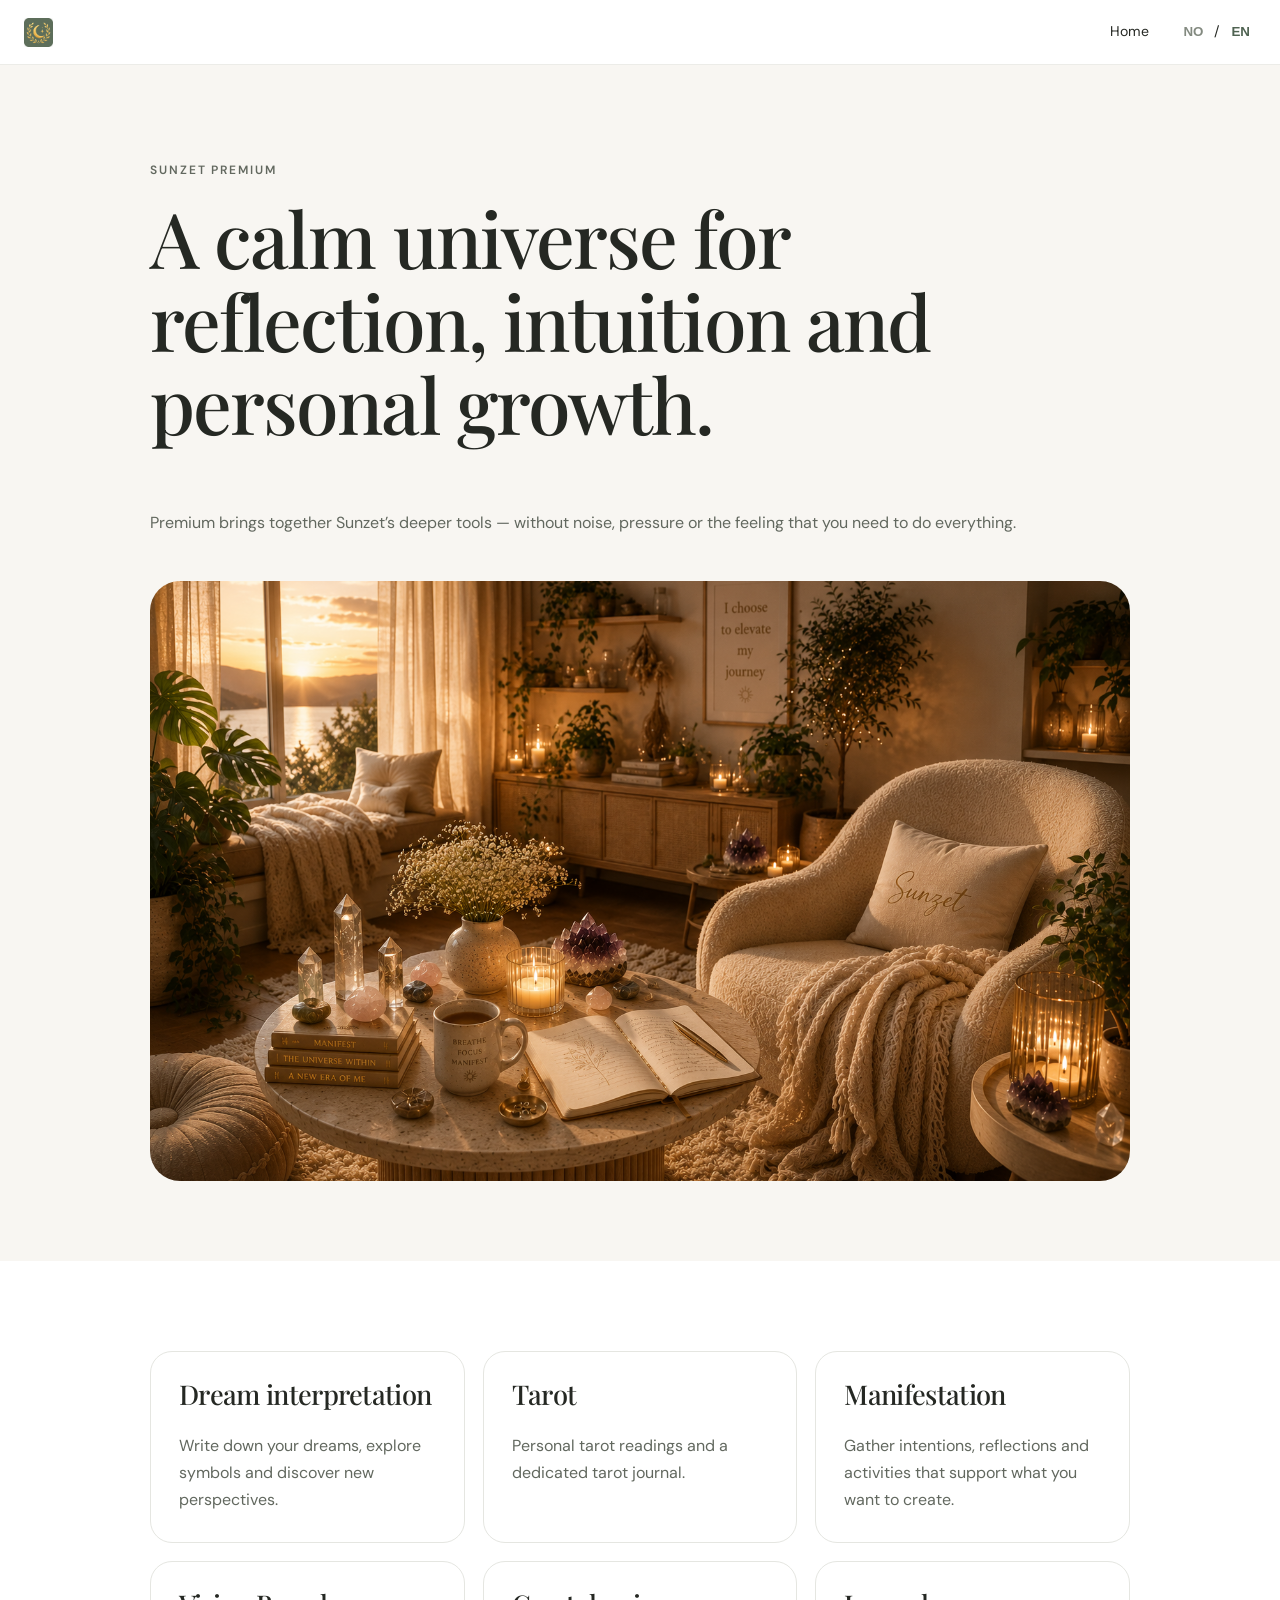
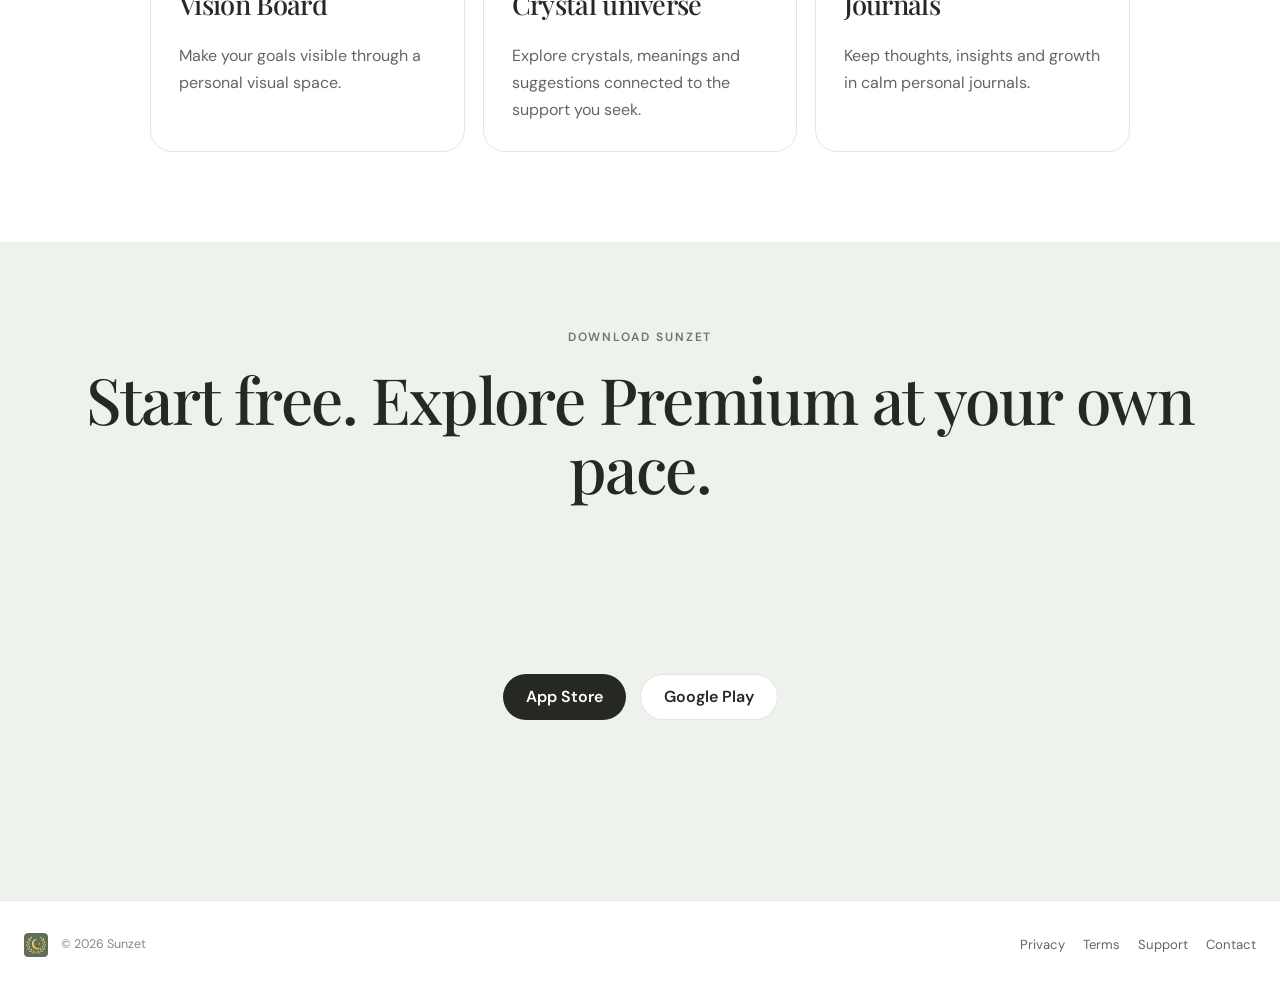
<file: premium.html>
<!DOCTYPE html><html lang="no"><head><meta charset="UTF-8"><meta name="viewport" content="width=device-width,initial-scale=1"><title>Sunzet Premium</title><link rel="preconnect" href="https://fonts.googleapis.com"><link rel="preconnect" href="https://fonts.gstatic.com" crossorigin><link href="https://fonts.googleapis.com/css2?family=DM+Sans:wght@400;500;600&family=Playfair+Display:wght@500;600&display=swap" rel="stylesheet"><link rel="stylesheet" href="styles.css"></head><body><header class="site-header"><div class="header-inner"><a href="index.html"><img src="sunzet-logo.png" class="brand-logo" alt="Sunzet"></a><nav class="desktop-navigation"><a href="index.html" data-i18n="home">Hjem</a><div class="language-switcher"><button class="language-button is-active" data-language="no">NO</button><span>/</span><button class="language-button" data-language="en">EN</button></div></nav></div></header><main><section class="premium-hero"><div class="premium-shell"><p class="eyebrow">Sunzet Premium</p><h1 data-i18n="premiumPageTitle">Et rolig univers for refleksjon, intuisjon og personlig vekst.</h1><p data-i18n="premiumPageText">Premium samler de dypere verktøyene i Sunzet – uten støy, press eller følelsen av at du må gjøre alt.</p><img src="sunzet-premium-hero.png" alt="Sunzet Premium"></div></section><section class="premium-grid-section"><div class="premium-shell"><div class="premium-grid"><article class="premium-card"><h2 data-i18n="dreams">Drømmetydning</h2><p data-i18n="dreamsText">Skriv ned drømmene dine, utforsk symboler og oppdag nye perspektiver.</p></article><article class="premium-card"><h2>Tarot</h2><p data-i18n="tarotText">Personlige tarotlegginger og en egen tarotdagbok.</p></article><article class="premium-card"><h2 data-i18n="manifestation">Manifestering</h2><p data-i18n="manifestationText">Samle ønsker, refleksjoner og aktiviteter som støtter intensjonene dine.</p></article><article class="premium-card"><h2>Vision Board</h2><p data-i18n="visionText">Gjør målene dine tydelige gjennom et visuelt og personlig rom.</p></article><article class="premium-card"><h2 data-i18n="crystals">Krystallunivers</h2><p data-i18n="crystalsText">Utforsk krystaller, betydninger og forslag knyttet til det du ønsker støtte i.</p></article><article class="premium-card"><h2 data-i18n="journals">Journaler</h2><p data-i18n="journalsText">Ta vare på tanker, innsikt og utvikling i rolige, personlige journaler.</p></article></div></div></section><section class="premium-cta"><p class="eyebrow" data-i18n="downloadEyebrow">Last ned Sunzet</p><h2 data-i18n="premiumCta">Start gratis. Utforsk Premium i ditt eget tempo.</h2><div class="download"><div><a class="store-button" href="#">App Store</a><a class="store-button secondary" href="#">Google Play</a></div></div></section></main><footer class="site-footer"><div class="footer-inner"><div class="footer-brand"><img src="sunzet-logo.png" class="footer-logo" alt="Sunzet"><span>© 2026 Sunzet</span></div><nav><a href="privacy.html" data-i18n="privacy">Personvern</a><a href="terms.html" data-i18n="terms">Vilkår</a><a href="support.html" data-i18n="support">Hjelp</a><a href="mailto:sunzet.app@gmail.com" data-i18n="contact">Kontakt</a></nav></div></footer><script src="language.js"></script><script src="script.js"></script></body></html>
</file>
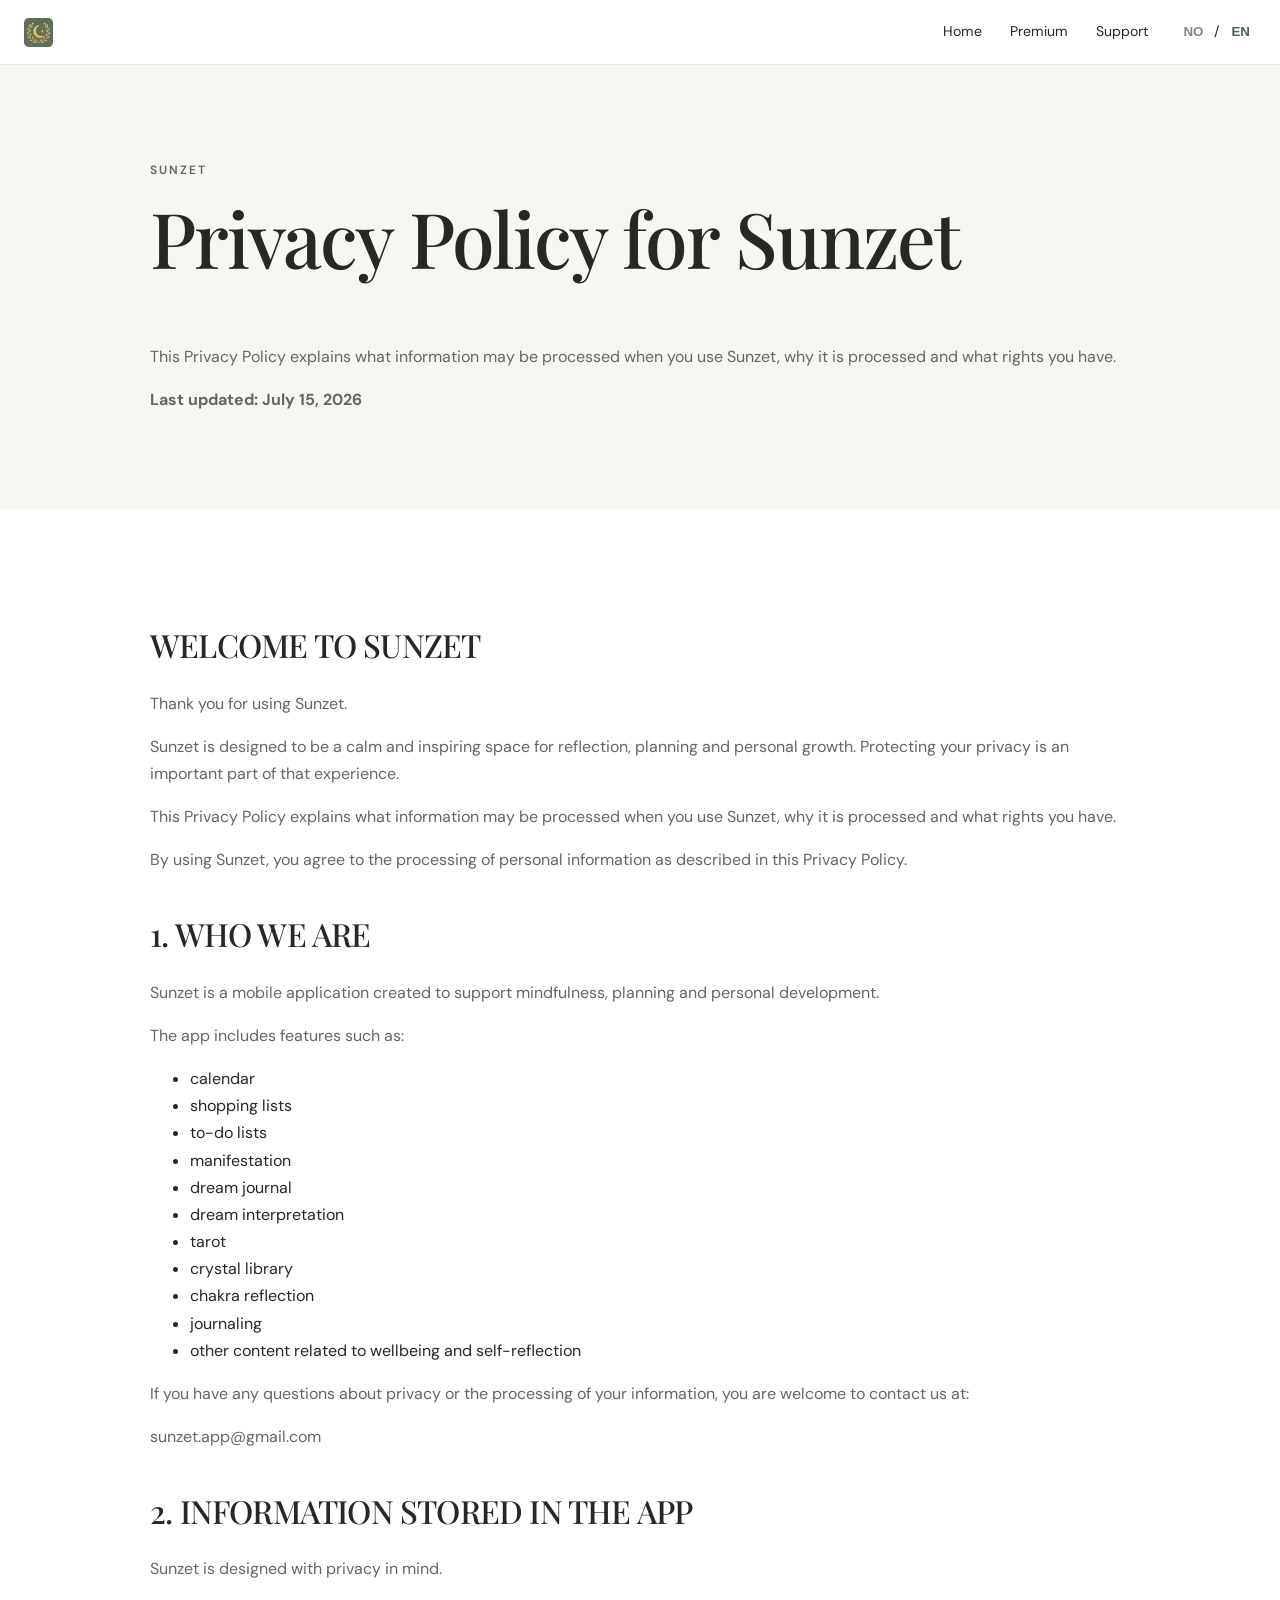
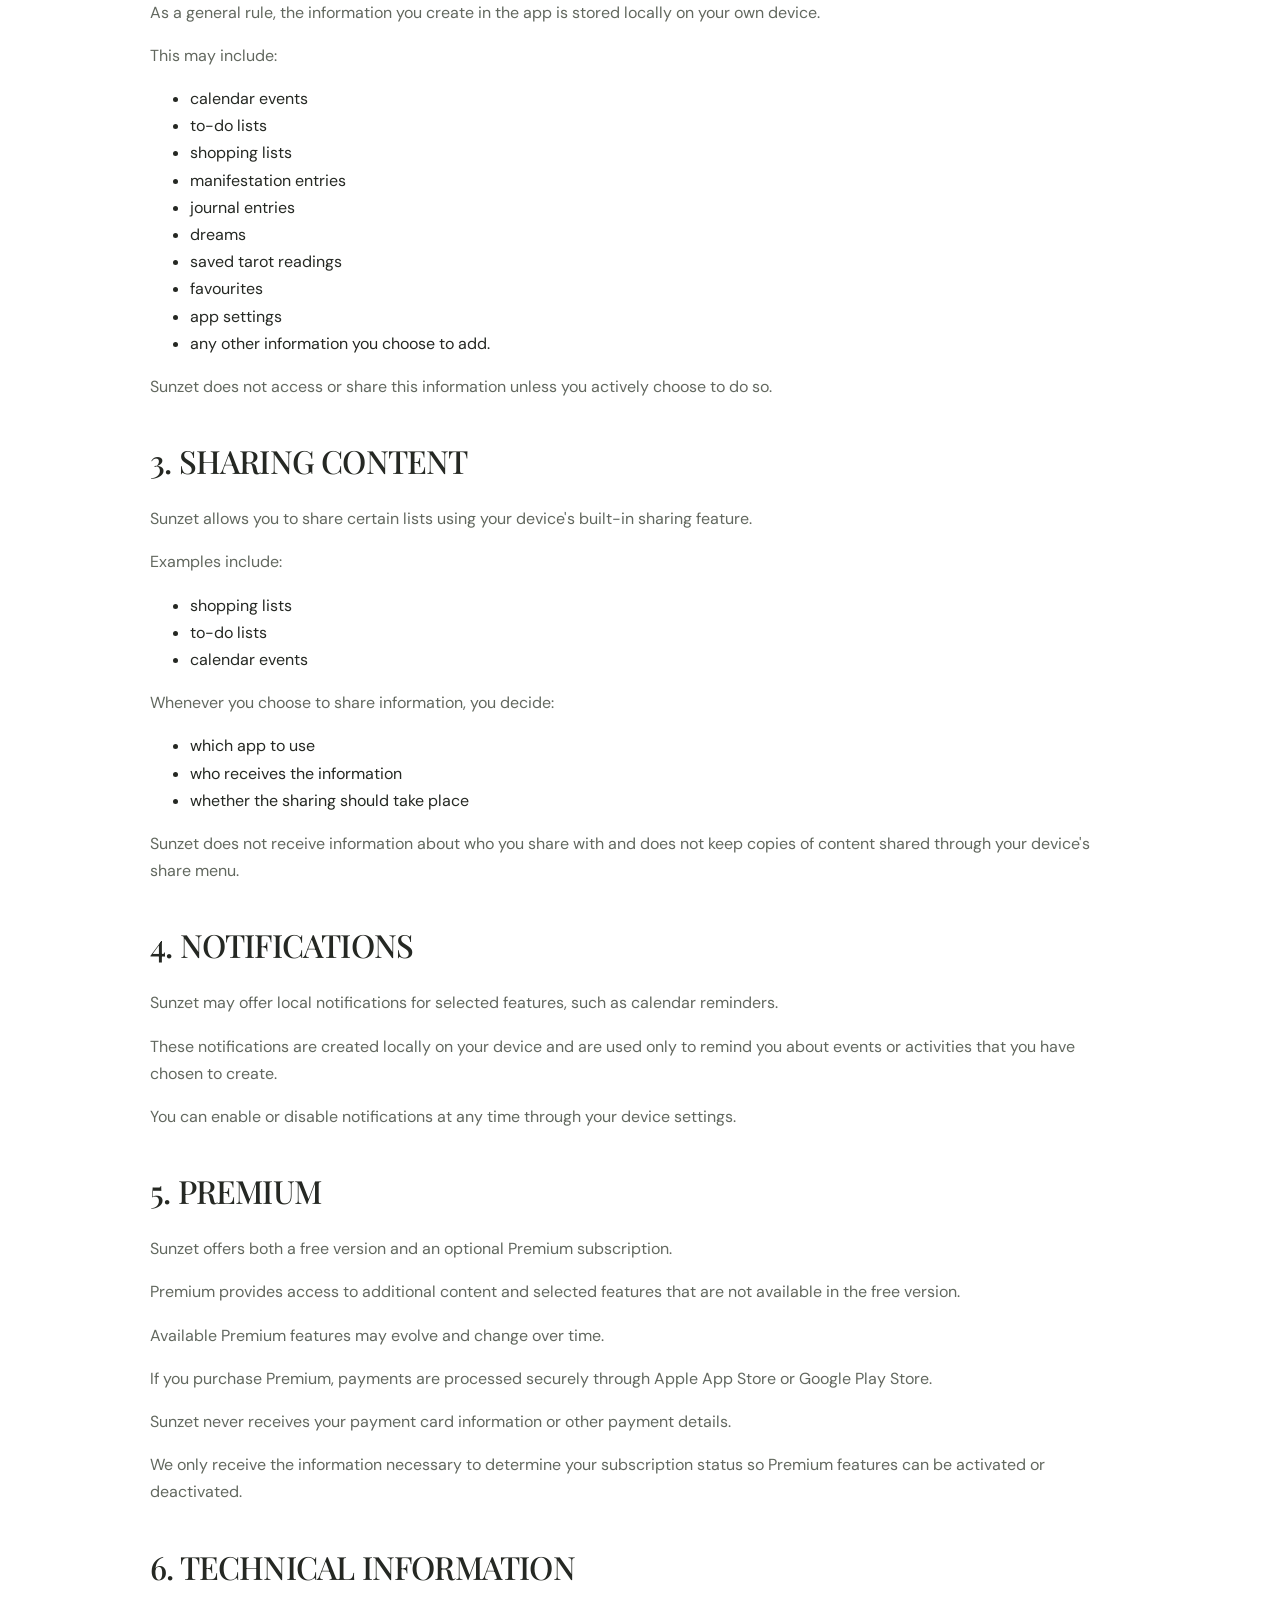
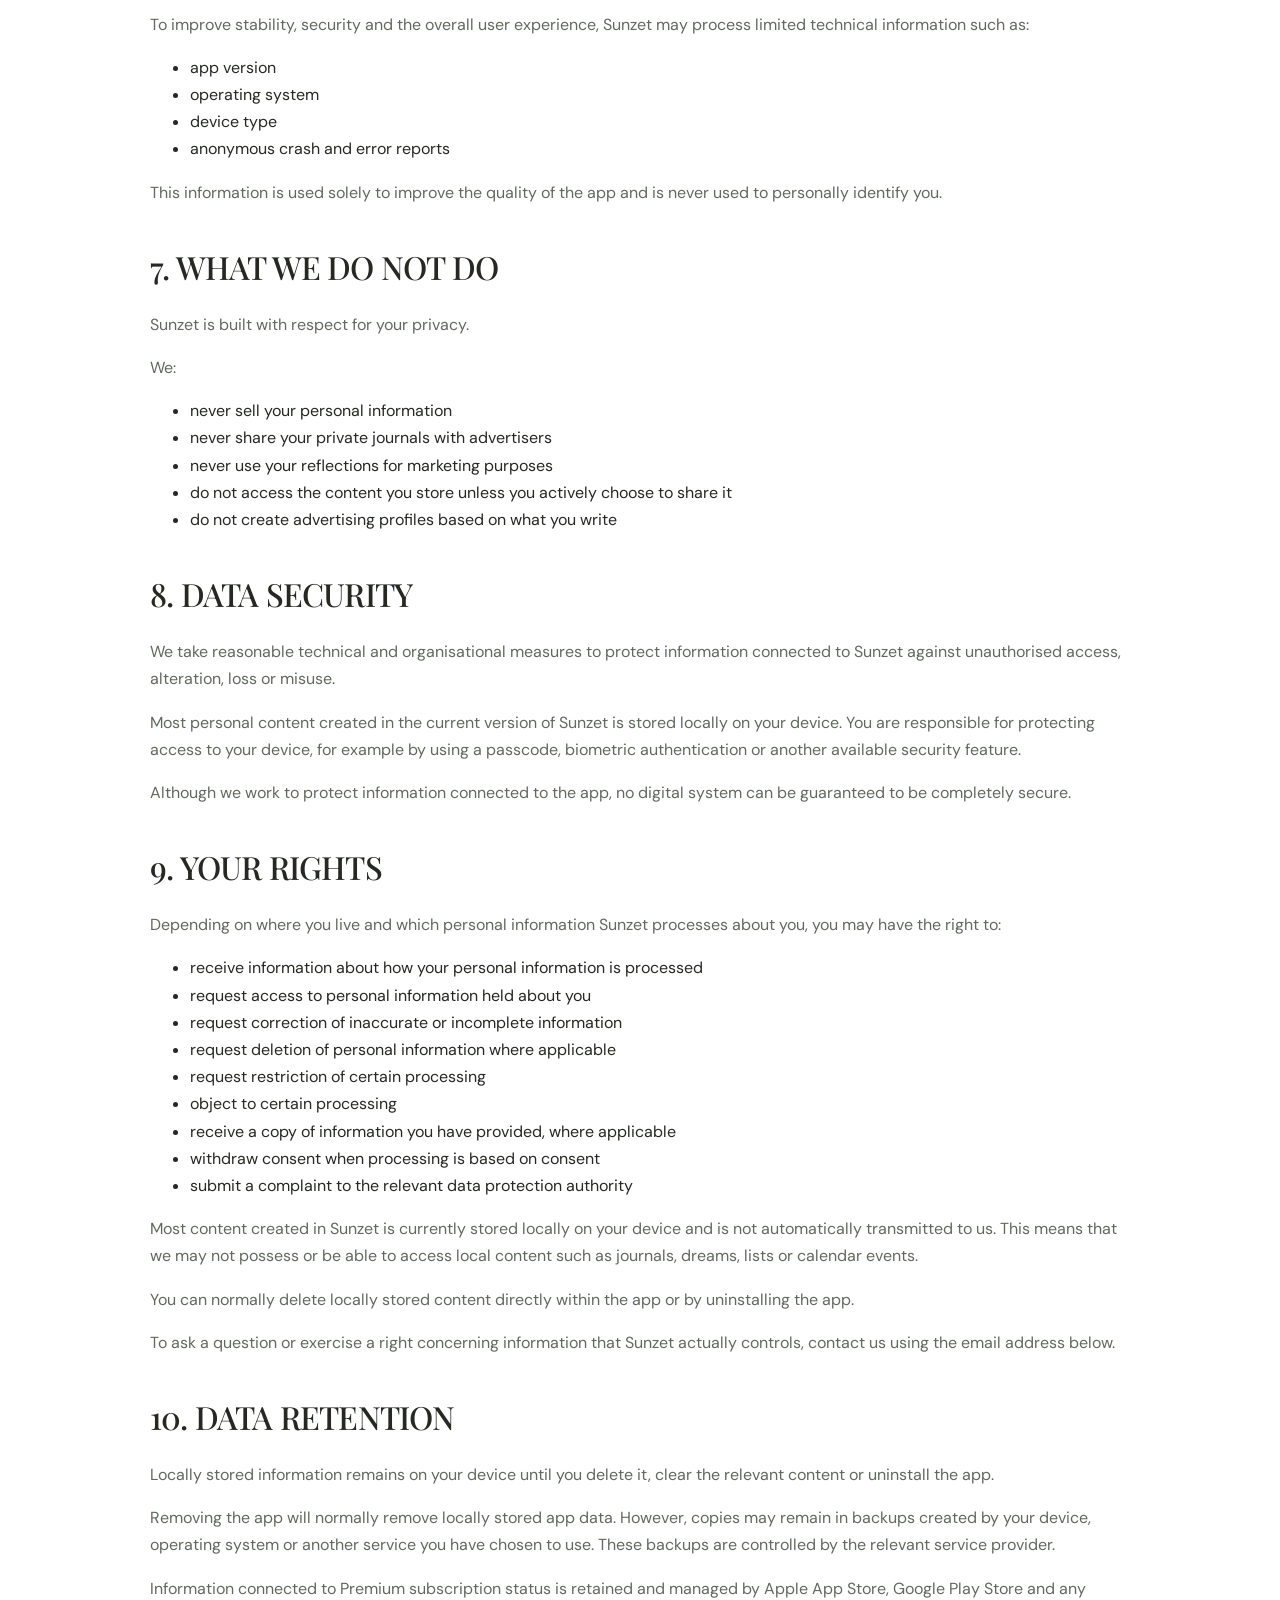
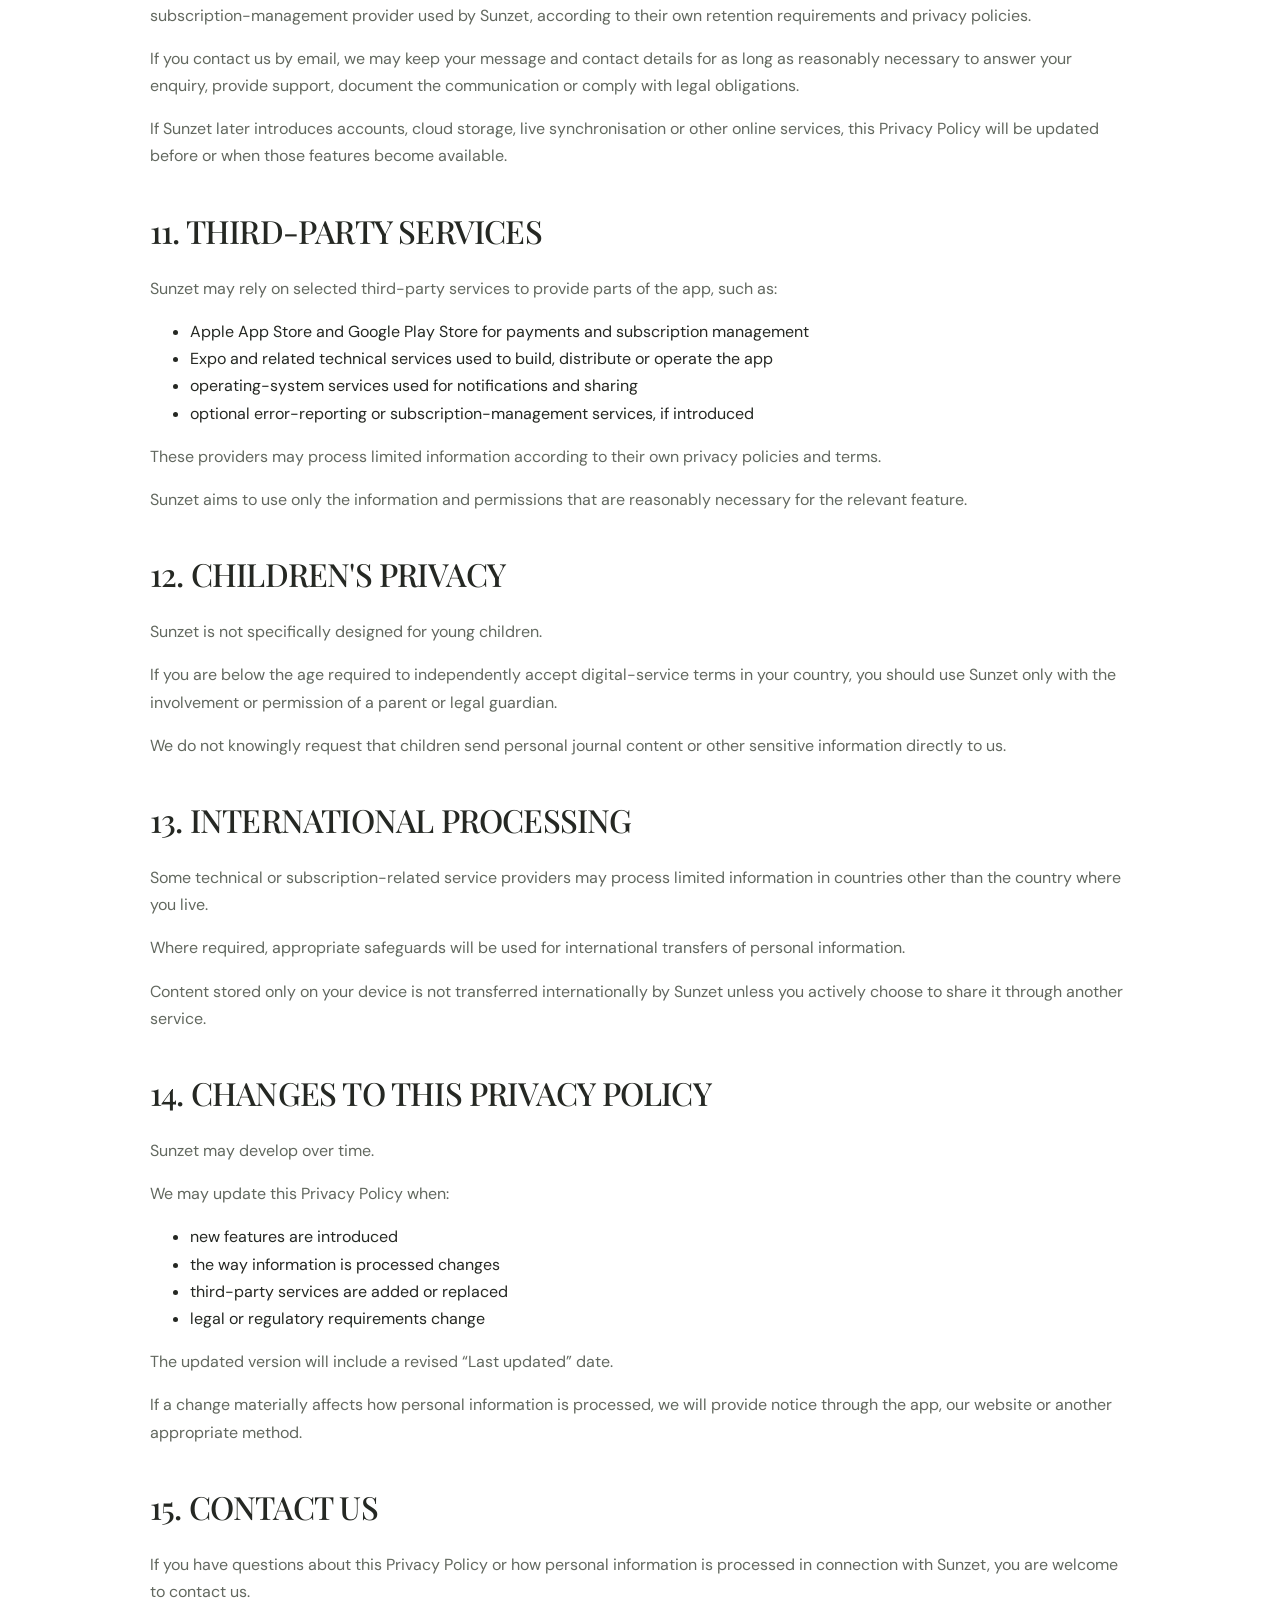
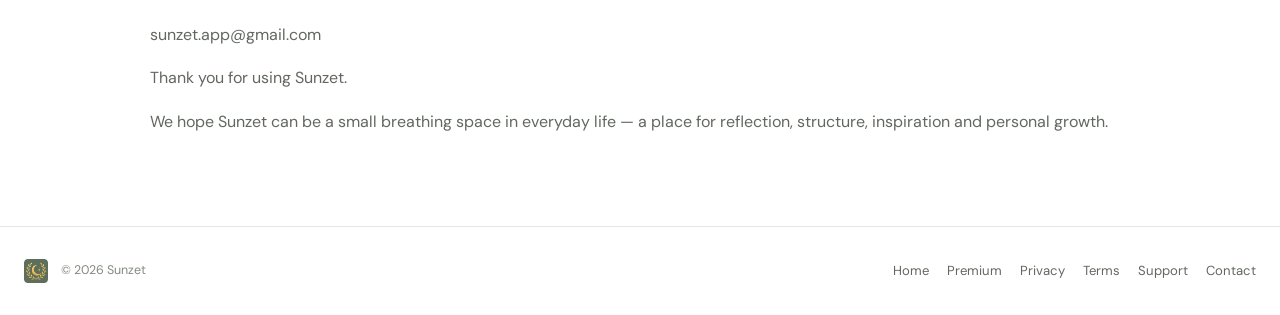
<file: privacy.html>
<!DOCTYPE html>
<html lang="nb">
<head>
<meta charset="UTF-8"><meta name="viewport" content="width=device-width,initial-scale=1">
<meta name="description" content="Denne personvernerklæringen forklarer hvilke opplysninger som kan behandles når du bruker Sunzet, hvorfor de behandles og hvilke rettigheter du har.">
<title>Personvernerklæring for Sunzet — Sunzet</title>
<link rel="preconnect" href="https://fonts.googleapis.com"><link rel="preconnect" href="https://fonts.gstatic.com" crossorigin>
<link href="https://fonts.googleapis.com/css2?family=DM+Sans:wght@400;500;600&family=Playfair+Display:wght@500;600&display=swap" rel="stylesheet">
<link rel="stylesheet" href="styles.css">
</head>
<body>
<header class="site-header"><div class="header-inner">
<a href="index.html"><img src="sunzet-logo.png" class="brand-logo" alt="Sunzet"></a>
<nav class="desktop-navigation"><a href="index.html" data-i18n="home">Hjem</a><a href="premium.html">Premium</a><a href="support.html" data-i18n="support">Hjelp</a>
<div class="language-switcher"><button class="language-button is-active" data-language="no">NO</button><span>/</span><button class="language-button" data-language="en">EN</button></div></nav>
<div class="mobile-header-actions"><div class="language-switcher"><button class="language-button is-active" data-language="no">NO</button><span>/</span><button class="language-button" data-language="en">EN</button></div><button class="mobile-menu-button"><span></span><span></span></button></div>
</div><nav class="mobile-navigation"><a href="index.html" data-i18n="home">Hjem</a><a href="premium.html">Premium</a><a href="support.html" data-i18n="support">Hjelp</a></nav></header>
<main>
<section class="legal-hero"><div class="legal-shell">
<div data-lang-content="no"><p class="eyebrow">Sunzet</p><h1>Personvernerklæring for Sunzet</h1><p>Denne personvernerklæringen forklarer hvilke opplysninger som kan behandles når du bruker Sunzet, hvorfor de behandles og hvilke rettigheter du har.</p><p><strong>Sist oppdatert: 15. juli 2026</strong></p></div>
<div data-lang-content="en" hidden><p class="eyebrow">Sunzet</p><h1>Privacy Policy for Sunzet</h1><p>This Privacy Policy explains what information may be processed when you use Sunzet, why it is processed and what rights you have.</p><p><strong>Last updated: July 15, 2026</strong></p></div>
</div></section>
<section class="legal-content"><div class="legal-shell">
<div data-lang-content="no"><h2>VELKOMMEN TIL SUNZET</h2>
<p>Takk for at du bruker Sunzet.</p>
<p>Sunzet er utviklet som et rolig og inspirerende rom for refleksjon, planlegging og personlig utvikling. Å beskytte personvernet ditt er en viktig del av denne opplevelsen.</p>
<p>Denne personvernerklæringen forklarer hvilke opplysninger som kan behandles når du bruker Sunzet, hvorfor de behandles og hvilke rettigheter du har.</p>
<p>Ved å bruke Sunzet godtar du behandlingen av personopplysninger som beskrevet i denne personvernerklæringen.</p>
<h2>1. HVEM VI ER</h2>
<p>Sunzet er en mobilapplikasjon utviklet for å støtte mindfulness, planlegging og personlig utvikling.</p>
<p>Appen inneholder funksjoner som:</p>
<ul><li>kalender</li><li>handlelister</li><li>gjøremålslister</li><li>manifestering</li><li>drømmedagbok</li><li>drømmetydning</li><li>tarot</li><li>krystallbibliotek</li><li>chakrarefleksjon</li><li>journaling</li><li>annet innhold knyttet til velvære og selvrefleksjon</li></ul>
<p>Har du spørsmål om personvern eller behandling av opplysningene dine, er du velkommen til å kontakte oss på:</p>
<p><a href="mailto:sunzet.app@gmail.com">sunzet.app@gmail.com</a></p>
<h2>2. OPPLYSNINGER SOM LAGRES I APPEN</h2>
<p>Sunzet er utviklet med personvern i tankene.</p>
<p>Som hovedregel lagres opplysningene du oppretter i appen lokalt på din egen enhet.</p>
<p>Dette kan blant annet omfatte:</p>
<ul><li>kalenderavtaler</li><li>gjøremålslister</li><li>handlelister</li><li>manifestasjonsnotater</li><li>journalnotater</li><li>drømmer</li><li>lagrede tarotlegginger</li><li>favoritter</li><li>appinnstillinger</li><li>andre opplysninger du velger å legge inn.</li></ul>
<p>Sunzet får ikke tilgang til eller deler disse opplysningene med mindre du selv aktivt velger å gjøre det.</p>
<h2>3. DELING AV INNHOLD</h2>
<p>Sunzet lar deg dele enkelte lister ved hjelp av enhetens innebygde delingsfunksjon.</p>
<p>Eksempler er:</p>
<ul><li>handlelister</li><li>gjøremålslister</li><li>kalenderavtaler</li></ul>
<p>Når du velger å dele informasjon, bestemmer du selv:</p>
<ul><li>hvilken app som skal brukes</li><li>hvem som mottar informasjonen</li><li>om delingen skal gjennomføres</li></ul>
<p>Sunzet mottar ikke informasjon om hvem du deler med, og lagrer ikke kopier av innhold som deles via enhetens delemeny.</p>
<h2>4. VARSLER</h2>
<p>Sunzet kan tilby lokale varsler for utvalgte funksjoner, for eksempel kalenderpåminnelser.</p>
<p>Disse varslene opprettes lokalt på enheten din og brukes bare til å minne deg på hendelser eller aktiviteter du selv har valgt å opprette.</p>
<p>Du kan når som helst aktivere eller deaktivere varsler i innstillingene på enheten din.</p>
<h2>5. PREMIUM</h2>
<p>Sunzet tilbyr både en gratisversjon og et valgfritt Premium-abonnement.</p>
<p>Premium gir tilgang til ekstra innhold og utvalgte funksjoner som ikke er tilgjengelige i gratisversjonen.</p>
<p>Tilgjengelige Premium-funksjoner kan utvikles og endres over tid.</p>
<p>Kjøper du Premium, behandles betalingen sikkert gjennom Apple App Store eller Google Play Store.</p>
<p>Sunzet mottar aldri betalingskortopplysningene dine eller andre betalingsdetaljer.</p>
<p>Vi mottar bare informasjonen som er nødvendig for å fastslå abonnementsstatusen din, slik at Premium-funksjoner kan aktiveres eller deaktiveres.</p>
<h2>6. TEKNISK INFORMASJON</h2>
<p>For å forbedre stabilitet, sikkerhet og den generelle brukeropplevelsen kan Sunzet behandle begrenset teknisk informasjon, for eksempel:</p>
<ul><li>appversjon</li><li>operativsystem</li><li>enhetstype</li><li>anonyme krasj- og feilrapporter</li></ul>
<p>Denne informasjonen brukes kun til å forbedre kvaliteten på appen og brukes aldri til å identifisere deg personlig.</p>
<h2>7. DETTE GJØR VI IKKE</h2>
<p>Sunzet er bygget med respekt for personvernet ditt.</p>
<p>Vi:</p>
<ul><li>selger aldri personopplysningene dine</li><li>deler aldri private journalnotater med annonsører</li><li>bruker aldri refleksjonene dine til markedsføring</li><li>får ikke tilgang til innholdet du lagrer med mindre du selv aktivt velger å dele det</li><li>oppretter ikke annonseprofiler basert på det du skriver</li></ul>
<h2>8. DATASIKKERHET</h2>
<p>Vi gjennomfører rimelige tekniske og organisatoriske tiltak for å beskytte informasjon knyttet til Sunzet mot uautorisert tilgang, endring, tap eller misbruk.</p>
<p>Det meste av det personlige innholdet som opprettes i dagens versjon av Sunzet, lagres lokalt på enheten din. Du er selv ansvarlig for å beskytte tilgangen til enheten, for eksempel ved å bruke kode, biometrisk autentisering eller en annen tilgjengelig sikkerhetsfunksjon.</p>
<p>Selv om vi arbeider for å beskytte informasjon knyttet til appen, kan ingen digitale systemer garanteres å være fullstendig sikre.</p>
<h2>9. DINE RETTIGHETER</h2>
<p>Avhengig av hvor du bor og hvilke personopplysninger Sunzet behandler om deg, kan du ha rett til å:</p>
<ul><li>få informasjon om hvordan personopplysningene dine behandles</li><li>be om innsyn i personopplysninger vi har om deg</li><li>be om retting av uriktige eller ufullstendige opplysninger</li><li>be om sletting av personopplysninger der det er aktuelt</li><li>be om begrensning av visse behandlinger</li><li>protestere mot visse behandlinger</li><li>motta en kopi av opplysninger du har gitt oss, der det er aktuelt</li><li>trekke tilbake samtykke når behandlingen er basert på samtykke</li><li>sende klage til relevant personvernmyndighet</li></ul>
<p>Det meste av innholdet som opprettes i Sunzet, lagres for tiden lokalt på enheten din og overføres ikke automatisk til oss. Det betyr at vi kanskje ikke har eller kan få tilgang til lokalt innhold som journaler, drømmer, lister eller kalenderavtaler.</p>
<p>Du kan vanligvis slette lokalt lagret innhold direkte i appen eller ved å avinstallere appen.</p>
<p>For å stille spørsmål eller utøve en rettighet knyttet til informasjon Sunzet faktisk kontrollerer, kan du kontakte oss på e-postadressen nedenfor.</p>
<h2>10. OPPBEVARING AV OPPLYSNINGER</h2>
<p>Lokalt lagrede opplysninger blir værende på enheten din til du sletter dem, tømmer det aktuelle innholdet eller avinstallerer appen.</p>
<p>Når appen fjernes, vil lokalt lagrede appdata normalt bli slettet. Kopier kan likevel finnes i sikkerhetskopier opprettet av enheten, operativsystemet eller en annen tjeneste du har valgt å bruke. Disse sikkerhetskopiene styres av den aktuelle tjenesteleverandøren.</p>
<p>Informasjon knyttet til Premium-abonnementsstatus oppbevares og administreres av Apple App Store, Google Play Store og eventuell leverandør av abonnementsadministrasjon som brukes av Sunzet, i samsvar med deres egne krav til oppbevaring og personvernregler.</p>
<p>Kontakter du oss via e-post, kan vi oppbevare meldingen og kontaktopplysningene dine så lenge det med rimelighet er nødvendig for å besvare henvendelsen, gi støtte, dokumentere kommunikasjonen eller oppfylle juridiske forpliktelser.</p>
<p>Dersom Sunzet senere innfører kontoer, skylagring, direktesynkronisering eller andre nettbaserte tjenester, vil denne personvernerklæringen bli oppdatert før eller samtidig som funksjonene blir tilgjengelige.</p>
<h2>11. TREDJEPARTSTJENESTER</h2>
<p>Sunzet kan benytte utvalgte tredjepartstjenester for å levere deler av appen, for eksempel:</p>
<ul><li>Apple App Store og Google Play Store for betaling og abonnementsadministrasjon</li><li>Expo og tilknyttede tekniske tjenester som brukes til å bygge, distribuere eller drifte appen</li><li>operativsystemtjenester som brukes til varsler og deling</li><li>valgfrie tjenester for feilrapportering eller abonnementsadministrasjon, dersom slike innføres</li></ul>
<p>Disse leverandørene kan behandle begrenset informasjon i henhold til sine egne personvernerklæringer og vilkår.</p>
<p>Sunzet har som mål å bruke bare den informasjonen og de tillatelsene som med rimelighet er nødvendige for den aktuelle funksjonen.</p>
<h2>12. BARNS PERSONVERN</h2>
<p>Sunzet er ikke spesielt utviklet for små barn.</p>
<p>Er du under alderen som kreves for å kunne godta vilkår for digitale tjenester på egen hånd i landet ditt, bør du bare bruke Sunzet med involvering eller tillatelse fra en forelder eller verge.</p>
<p>Vi ber ikke bevisst barn om å sende personlig journalinnhold eller andre sensitive opplysninger direkte til oss.</p>
<h2>13. INTERNASJONAL BEHANDLING</h2>
<p>Enkelte tekniske eller abonnementsrelaterte tjenesteleverandører kan behandle begrenset informasjon i andre land enn landet du bor i.</p>
<p>Der det kreves, vil egnede sikkerhetstiltak benyttes ved internasjonal overføring av personopplysninger.</p>
<p>Innhold som bare lagres på enheten din, overføres ikke internasjonalt av Sunzet med mindre du selv aktivt velger å dele det gjennom en annen tjeneste.</p>
<h2>14. ENDRINGER I PERSONVERNERKLÆRINGEN</h2>
<p>Sunzet kan utvikle seg over tid.</p>
<p>Vi kan oppdatere denne personvernerklæringen når:</p>
<ul><li>nye funksjoner introduseres</li><li>måten opplysninger behandles på endres</li><li>tredjepartstjenester legges til eller erstattes</li><li>juridiske eller regulatoriske krav endres</li></ul>
<p>Den oppdaterte versjonen vil inneholde en ny dato for «Sist oppdatert».</p>
<p>Hvis en endring vesentlig påvirker hvordan personopplysninger behandles, vil vi varsle gjennom appen, nettstedet vårt eller på en annen passende måte.</p>
<h2>15. KONTAKT OSS</h2>
<p>Har du spørsmål om denne personvernerklæringen eller hvordan personopplysninger behandles i forbindelse med Sunzet, er du velkommen til å kontakte oss.</p>
<p><a href="mailto:sunzet.app@gmail.com">sunzet.app@gmail.com</a></p>
<p>Takk for at du bruker Sunzet.</p>
<p>Vi håper Sunzet kan være et lite pusterom i hverdagen — et sted for refleksjon, struktur, inspirasjon og personlig utvikling.</p></div>
<div data-lang-content="en" hidden><h2>WELCOME TO SUNZET</h2>
<p>Thank you for using Sunzet.</p>
<p>Sunzet is designed to be a calm and inspiring space for reflection, planning and personal growth. Protecting your privacy is an important part of that experience.</p>
<p>This Privacy Policy explains what information may be processed when you use Sunzet, why it is processed and what rights you have.</p>
<p>By using Sunzet, you agree to the processing of personal information as described in this Privacy Policy.</p>
<h2>1. WHO WE ARE</h2>
<p>Sunzet is a mobile application created to support mindfulness, planning and personal development.</p>
<p>The app includes features such as:</p>
<ul><li>calendar</li><li>shopping lists</li><li>to-do lists</li><li>manifestation</li><li>dream journal</li><li>dream interpretation</li><li>tarot</li><li>crystal library</li><li>chakra reflection</li><li>journaling</li><li>other content related to wellbeing and self-reflection</li></ul>
<p>If you have any questions about privacy or the processing of your information, you are welcome to contact us at:</p>
<p><a href="mailto:sunzet.app@gmail.com">sunzet.app@gmail.com</a></p>
<h2>2. INFORMATION STORED IN THE APP</h2>
<p>Sunzet is designed with privacy in mind.</p>
<p>As a general rule, the information you create in the app is stored locally on your own device.</p>
<p>This may include:</p>
<ul><li>calendar events</li><li>to-do lists</li><li>shopping lists</li><li>manifestation entries</li><li>journal entries</li><li>dreams</li><li>saved tarot readings</li><li>favourites</li><li>app settings</li><li>any other information you choose to add.</li></ul>
<p>Sunzet does not access or share this information unless you actively choose to do so.</p>
<h2>3. SHARING CONTENT</h2>
<p>Sunzet allows you to share certain lists using your device&#x27;s built-in sharing feature.</p>
<p>Examples include:</p>
<ul><li>shopping lists</li><li>to-do lists</li><li>calendar events</li></ul>
<p>Whenever you choose to share information, you decide:</p>
<ul><li>which app to use</li><li>who receives the information</li><li>whether the sharing should take place</li></ul>
<p>Sunzet does not receive information about who you share with and does not keep copies of content shared through your device&#x27;s share menu.</p>
<h2>4. NOTIFICATIONS</h2>
<p>Sunzet may offer local notifications for selected features, such as calendar reminders.</p>
<p>These notifications are created locally on your device and are used only to remind you about events or activities that you have chosen to create.</p>
<p>You can enable or disable notifications at any time through your device settings.</p>
<h2>5. PREMIUM</h2>
<p>Sunzet offers both a free version and an optional Premium subscription.</p>
<p>Premium provides access to additional content and selected features that are not available in the free version.</p>
<p>Available Premium features may evolve and change over time.</p>
<p>If you purchase Premium, payments are processed securely through Apple App Store or Google Play Store.</p>
<p>Sunzet never receives your payment card information or other payment details.</p>
<p>We only receive the information necessary to determine your subscription status so Premium features can be activated or deactivated.</p>
<h2>6. TECHNICAL INFORMATION</h2>
<p>To improve stability, security and the overall user experience, Sunzet may process limited technical information such as:</p>
<ul><li>app version</li><li>operating system</li><li>device type</li><li>anonymous crash and error reports</li></ul>
<p>This information is used solely to improve the quality of the app and is never used to personally identify you.</p>
<h2>7. WHAT WE DO NOT DO</h2>
<p>Sunzet is built with respect for your privacy.</p>
<p>We:</p>
<ul><li>never sell your personal information</li><li>never share your private journals with advertisers</li><li>never use your reflections for marketing purposes</li><li>do not access the content you store unless you actively choose to share it</li><li>do not create advertising profiles based on what you write</li></ul>
<h2>8. DATA SECURITY</h2>
<p>We take reasonable technical and organisational measures to protect information connected to Sunzet against unauthorised access, alteration, loss or misuse.</p>
<p>Most personal content created in the current version of Sunzet is stored locally on your device. You are responsible for protecting access to your device, for example by using a passcode, biometric authentication or another available security feature.</p>
<p>Although we work to protect information connected to the app, no digital system can be guaranteed to be completely secure.</p>
<h2>9. YOUR RIGHTS</h2>
<p>Depending on where you live and which personal information Sunzet processes about you, you may have the right to:</p>
<ul><li>receive information about how your personal information is processed</li><li>request access to personal information held about you</li><li>request correction of inaccurate or incomplete information</li><li>request deletion of personal information where applicable</li><li>request restriction of certain processing</li><li>object to certain processing</li><li>receive a copy of information you have provided, where applicable</li><li>withdraw consent when processing is based on consent</li><li>submit a complaint to the relevant data protection authority</li></ul>
<p>Most content created in Sunzet is currently stored locally on your device and is not automatically transmitted to us. This means that we may not possess or be able to access local content such as journals, dreams, lists or calendar events.</p>
<p>You can normally delete locally stored content directly within the app or by uninstalling the app.</p>
<p>To ask a question or exercise a right concerning information that Sunzet actually controls, contact us using the email address below.</p>
<h2>10. DATA RETENTION</h2>
<p>Locally stored information remains on your device until you delete it, clear the relevant content or uninstall the app.</p>
<p>Removing the app will normally remove locally stored app data. However, copies may remain in backups created by your device, operating system or another service you have chosen to use. These backups are controlled by the relevant service provider.</p>
<p>Information connected to Premium subscription status is retained and managed by Apple App Store, Google Play Store and any subscription-management provider used by Sunzet, according to their own retention requirements and privacy policies.</p>
<p>If you contact us by email, we may keep your message and contact details for as long as reasonably necessary to answer your enquiry, provide support, document the communication or comply with legal obligations.</p>
<p>If Sunzet later introduces accounts, cloud storage, live synchronisation or other online services, this Privacy Policy will be updated before or when those features become available.</p>
<h2>11. THIRD-PARTY SERVICES</h2>
<p>Sunzet may rely on selected third-party services to provide parts of the app, such as:</p>
<ul><li>Apple App Store and Google Play Store for payments and subscription management</li><li>Expo and related technical services used to build, distribute or operate the app</li><li>operating-system services used for notifications and sharing</li><li>optional error-reporting or subscription-management services, if introduced</li></ul>
<p>These providers may process limited information according to their own privacy policies and terms.</p>
<p>Sunzet aims to use only the information and permissions that are reasonably necessary for the relevant feature.</p>
<h2>12. CHILDREN&#x27;S PRIVACY</h2>
<p>Sunzet is not specifically designed for young children.</p>
<p>If you are below the age required to independently accept digital-service terms in your country, you should use Sunzet only with the involvement or permission of a parent or legal guardian.</p>
<p>We do not knowingly request that children send personal journal content or other sensitive information directly to us.</p>
<h2>13. INTERNATIONAL PROCESSING</h2>
<p>Some technical or subscription-related service providers may process limited information in countries other than the country where you live.</p>
<p>Where required, appropriate safeguards will be used for international transfers of personal information.</p>
<p>Content stored only on your device is not transferred internationally by Sunzet unless you actively choose to share it through another service.</p>
<h2>14. CHANGES TO THIS PRIVACY POLICY</h2>
<p>Sunzet may develop over time.</p>
<p>We may update this Privacy Policy when:</p>
<ul><li>new features are introduced</li><li>the way information is processed changes</li><li>third-party services are added or replaced</li><li>legal or regulatory requirements change</li></ul>
<p>The updated version will include a revised “Last updated” date.</p>
<p>If a change materially affects how personal information is processed, we will provide notice through the app, our website or another appropriate method.</p>
<h2>15. CONTACT US</h2>
<p>If you have questions about this Privacy Policy or how personal information is processed in connection with Sunzet, you are welcome to contact us.</p>
<p><a href="mailto:sunzet.app@gmail.com">sunzet.app@gmail.com</a></p>
<p>Thank you for using Sunzet.</p>
<p>We hope Sunzet can be a small breathing space in everyday life — a place for reflection, structure, inspiration and personal growth.</p></div>
</div></section>
</main>
<footer class="site-footer"><div class="footer-inner"><div class="footer-brand"><img src="sunzet-logo.png" class="footer-logo" alt="Sunzet"><span>© 2026 Sunzet</span></div><nav><a href="index.html" data-i18n="home">Hjem</a><a href="premium.html">Premium</a><a href="privacy.html" data-i18n="privacy">Personvern</a><a href="terms.html" data-i18n="terms">Vilkår</a><a href="support.html" data-i18n="support">Hjelp</a><a href="mailto:sunzet.app@gmail.com" data-i18n="contact">Kontakt</a></nav></div></footer>
<script src="language.js"></script><script src="script.js"></script>
</body></html>
</file>
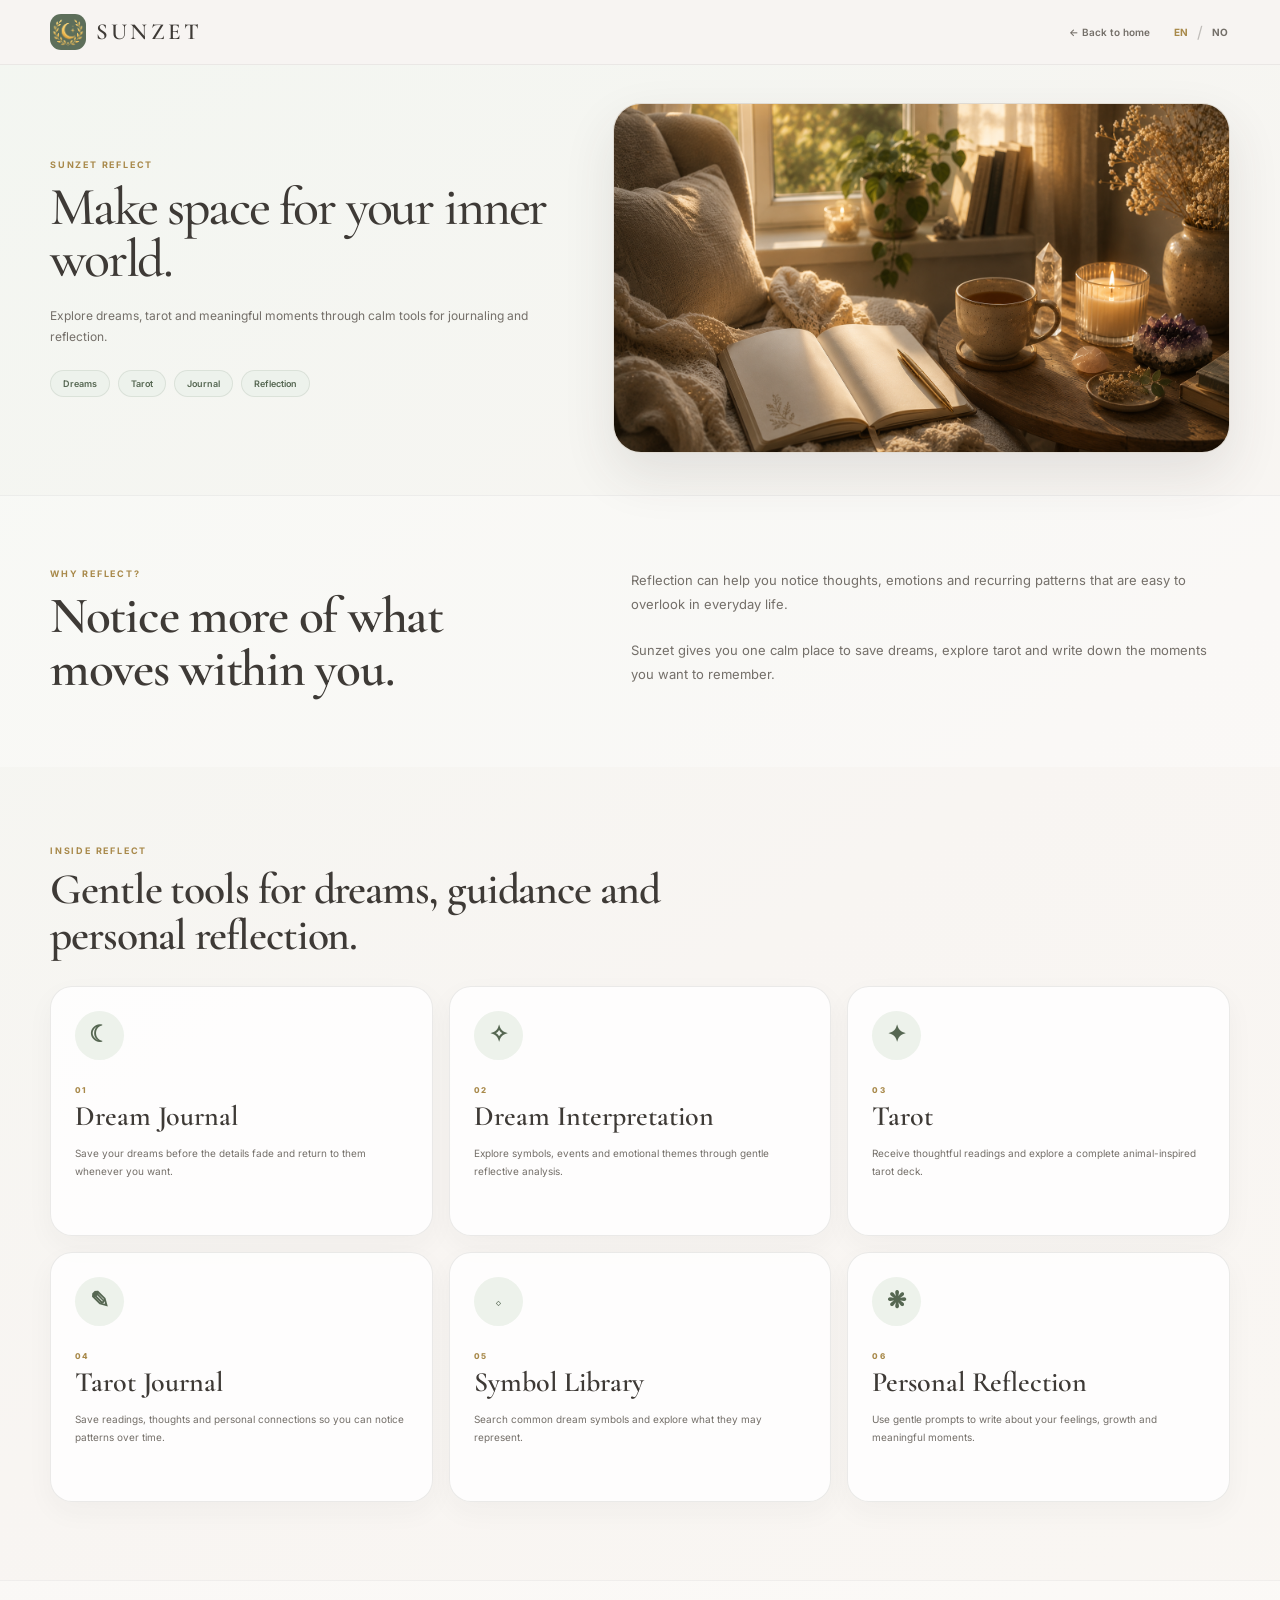
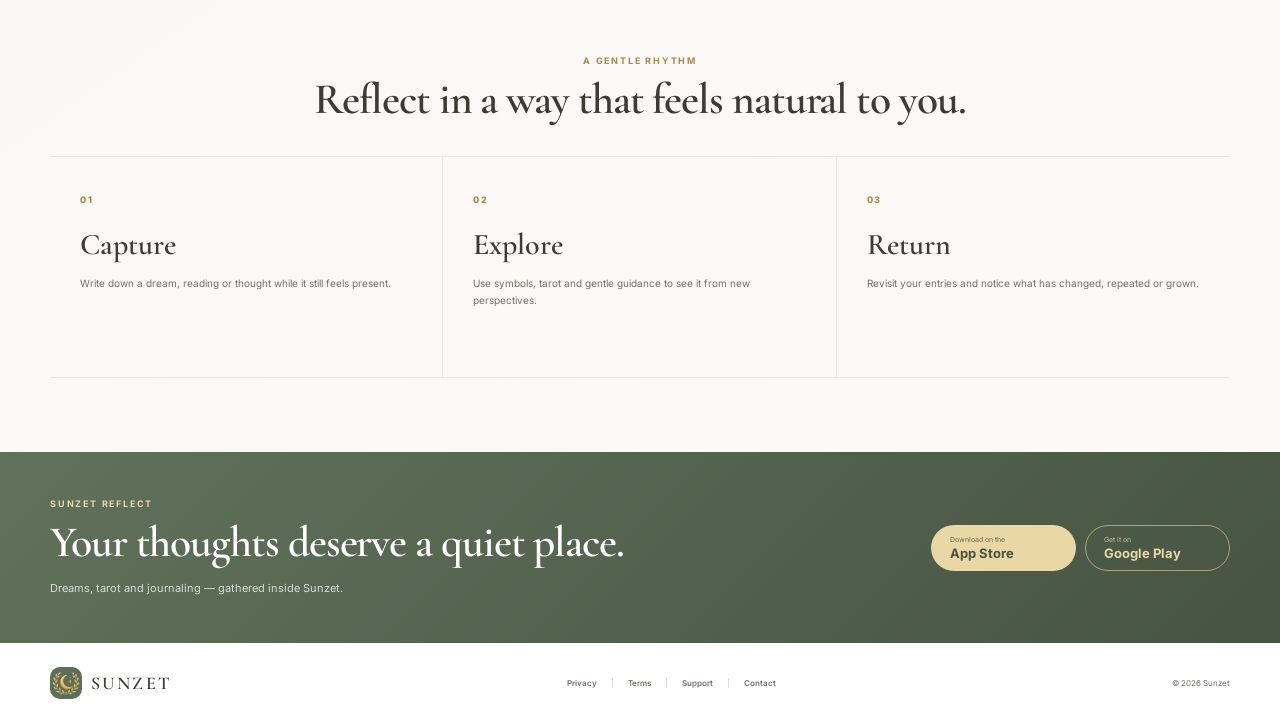
<file: reflect.html>
<!DOCTYPE html>
<html lang="en">
<head>
  <meta charset="UTF-8" />

  <meta
    name="viewport"
    content="width=device-width, initial-scale=1.0"
  />

  <meta
    name="description"
    content="Explore dreams, tarot and mindful journaling with Sunzet Reflect."
  />

  <title>Reflect | Sunzet</title>

  <link
    rel="preconnect"
    href="https://fonts.googleapis.com"
  />

  <link
    rel="preconnect"
    href="https://fonts.gstatic.com"
    crossorigin
  />

  <link
    href="https://fonts.googleapis.com/css2?family=Cormorant+Garamond:ital,wght@0,500;0,600;1,600&family=Inter:wght@400;500;600;700&display=swap"
    rel="stylesheet"
  />

  <link
    rel="stylesheet"
    href="reflect.css"
  />
</head>

<body>

  <!-- =====================================
       HEADER
  ====================================== -->

  <header class="site-header">

    <div class="page-shell header-inner">

      <a
        href="index.html"
        class="brand"
        aria-label="Sunzet home"
      >
        <img
          src="sunzet-logo.png"
          alt="Sunzet logo"
          class="brand-logo"
        />

        <span class="brand-name">
          Sunzet
        </span>
      </a>

      <div class="header-actions">

        <a
          href="index.html"
          class="back-link"
          data-en="← Back to home"
          data-no="← Tilbake til forsiden"
        >
          ← Back to home
        </a>

        <div
          class="language-switch"
          aria-label="Choose language"
        >
          <button
            type="button"
            class="language-button active"
            data-language="en"
          >
            EN
          </button>

          <span aria-hidden="true">
            /
          </span>

          <button
            type="button"
            class="language-button"
            data-language="no"
          >
            NO
          </button>
        </div>

      </div>

    </div>

  </header>

  <main>

    <!-- =====================================
         HERO
    ====================================== -->

    <section class="subpage-hero">

      <div class="page-shell hero-grid">

        <div class="hero-copy">

          <p
            class="eyebrow"
            data-en="Sunzet Reflect"
            data-no="Sunzet Reflekter"
          >
            Sunzet Reflect
          </p>

          <h1
            data-en="Make space for your inner world."
            data-no="Gi plass til din indre verden."
          >
            Make space for your inner world.
          </h1>

          <p
            class="hero-text"
            data-en="Explore dreams, tarot and meaningful moments through calm tools for journaling and reflection."
            data-no="Utforsk drømmer, tarot og meningsfulle øyeblikk gjennom rolige verktøy for journaling og refleksjon."
          >
            Explore dreams, tarot and meaningful moments through
            calm tools for journaling and reflection.
          </p>

          <div class="hero-tags">

            <span
              data-en="Dreams"
              data-no="Drømmer"
            >
              Dreams
            </span>

            <span>
              Tarot
            </span>

            <span>
              Journal
            </span>

            <span
              data-en="Reflection"
              data-no="Refleksjon"
            >
              Reflection
            </span>

          </div>

        </div>

        <div class="hero-art">

          <div class="hero-image-frame">

            <img
              src="sunzet-reflect-hero.png"
              alt="A calm reflective scene with a journal, tarot and crystal"
              class="hero-image"
            />

          </div>

        </div>

      </div>

    </section>

    <!-- =====================================
         INTRODUCTION
    ====================================== -->

    <section class="intro-section">

      <div class="page-shell intro-grid">

        <div class="intro-heading">

          <p
            class="eyebrow"
            data-en="Why reflect?"
            data-no="Hvorfor reflektere?"
          >
            Why reflect?
          </p>

          <h2
            data-en="Notice more of what moves within you."
            data-no="Legg merke til mer av det som beveger seg i deg."
          >
            Notice more of what moves within you.
          </h2>

        </div>

        <div class="intro-copy">

          <p
            data-en="Reflection can help you notice thoughts, emotions and recurring patterns that are easy to overlook in everyday life."
            data-no="Refleksjon kan hjelpe deg med å legge merke til tanker, følelser og gjentakende mønstre som lett blir oversett i hverdagen."
          >
            Reflection can help you notice thoughts, emotions and recurring
            patterns that are easy to overlook in everyday life.
          </p>

          <p
            data-en="Sunzet gives you one calm place to save dreams, explore tarot and write down the moments you want to remember."
            data-no="Sunzet gir deg ett rolig sted hvor du kan lagre drømmer, utforske tarot og skrive ned øyeblikkene du ønsker å huske."
          >
            Sunzet gives you one calm place to save dreams, explore tarot
            and write down the moments you want to remember.
          </p>

        </div>

      </div>

    </section>

    <!-- =====================================
         FEATURES
    ====================================== -->

    <section class="features-section">

      <div class="page-shell">

        <div class="section-heading">

          <p
            class="eyebrow"
            data-en="Inside Reflect"
            data-no="Inne i Reflekter"
          >
            Inside Reflect
          </p>

          <h2
            data-en="Gentle tools for dreams, guidance and personal reflection."
            data-no="Rolige verktøy for drømmer, veiledning og personlig refleksjon."
          >
            Gentle tools for dreams, guidance and personal reflection.
          </h2>

        </div>

        <div class="feature-grid">

          <article class="feature-card">

            <div
              class="feature-icon"
              aria-hidden="true"
            >
              ☾
            </div>

            <p class="feature-number">
              01
            </p>

            <h3
              data-en="Dream Journal"
              data-no="Drømmedagbok"
            >
              Dream Journal
            </h3>

            <p
              data-en="Save your dreams before the details fade and return to them whenever you want."
              data-no="Lagre drømmene før detaljene forsvinner, og finn dem igjen når du ønsker."
            >
              Save your dreams before the details fade and return to them
              whenever you want.
            </p>

          </article>

          <article class="feature-card">

            <div
              class="feature-icon"
              aria-hidden="true"
            >
              ✧
            </div>

            <p class="feature-number">
              02
            </p>

            <h3
              data-en="Dream Interpretation"
              data-no="Drømmetolkning"
            >
              Dream Interpretation
            </h3>

            <p
              data-en="Explore symbols, events and emotional themes through gentle reflective analysis."
              data-no="Utforsk symboler, hendelser og følelsesmessige temaer gjennom en rolig, reflekterende analyse."
            >
              Explore symbols, events and emotional themes through gentle
              reflective analysis.
            </p>

          </article>

          <article class="feature-card">

            <div
              class="feature-icon"
              aria-hidden="true"
            >
              ✦
            </div>

            <p class="feature-number">
              03
            </p>

            <h3>
              Tarot
            </h3>

            <p
              data-en="Receive thoughtful readings and explore a complete animal-inspired tarot deck."
              data-no="Motta gjennomtenkte lesninger og utforsk et komplett dyreinspirert tarotdeck."
            >
              Receive thoughtful readings and explore a complete
              animal-inspired tarot deck.
            </p>

          </article>

          <article class="feature-card">

            <div
              class="feature-icon"
              aria-hidden="true"
            >
              ✎
            </div>

            <p class="feature-number">
              04
            </p>

            <h3
              data-en="Tarot Journal"
              data-no="Tarotjournal"
            >
              Tarot Journal
            </h3>

            <p
              data-en="Save readings, thoughts and personal connections so you can notice patterns over time."
              data-no="Lagre lesninger, tanker og personlige forbindelser, slik at du kan oppdage mønstre over tid."
            >
              Save readings, thoughts and personal connections so you can
              notice patterns over time.
            </p>

          </article>

          <article class="feature-card">

            <div
              class="feature-icon"
              aria-hidden="true"
            >
              ◇
            </div>

            <p class="feature-number">
              05
            </p>

            <h3
              data-en="Symbol Library"
              data-no="Symbolbibliotek"
            >
              Symbol Library
            </h3>

            <p
              data-en="Search common dream symbols and explore what they may represent."
              data-no="Søk etter vanlige drømmesymboler og utforsk hva de kan representere."
            >
              Search common dream symbols and explore what they may represent.
            </p>

          </article>

          <article class="feature-card">

            <div
              class="feature-icon"
              aria-hidden="true"
            >
              ❋
            </div>

            <p class="feature-number">
              06
            </p>

            <h3
              data-en="Personal Reflection"
              data-no="Personlig refleksjon"
            >
              Personal Reflection
            </h3>

            <p
              data-en="Use gentle prompts to write about your feelings, growth and meaningful moments."
              data-no="Bruk rolige spørsmål til å skrive om følelser, utvikling og meningsfulle øyeblikk."
            >
              Use gentle prompts to write about your feelings, growth and
              meaningful moments.
            </p>

          </article>

        </div>

      </div>

    </section>

    <!-- =====================================
         THREE STEPS
    ====================================== -->

    <section class="steps-section">

      <div class="page-shell">

        <div class="section-heading centered">

          <p
            class="eyebrow"
            data-en="A gentle rhythm"
            data-no="En rolig rytme"
          >
            A gentle rhythm
          </p>

          <h2
            data-en="Reflect in a way that feels natural to you."
            data-no="Reflekter på en måte som føles naturlig for deg."
          >
            Reflect in a way that feels natural to you.
          </h2>

        </div>

        <div class="steps-grid">

          <article class="step-card">

            <span class="step-number">
              01
            </span>

            <h3
              data-en="Capture"
              data-no="Skriv ned"
            >
              Capture
            </h3>

            <p
              data-en="Write down a dream, reading or thought while it still feels present."
              data-no="Skriv ned en drøm, lesning eller tanke mens den fortsatt føles nær."
            >
              Write down a dream, reading or thought while it still feels present.
            </p>

          </article>

          <article class="step-card">

            <span class="step-number">
              02
            </span>

            <h3
              data-en="Explore"
              data-no="Utforsk"
            >
              Explore
            </h3>

            <p
              data-en="Use symbols, tarot and gentle guidance to see it from new perspectives."
              data-no="Bruk symboler, tarot og rolig veiledning til å se det fra nye perspektiver."
            >
              Use symbols, tarot and gentle guidance to see it from new perspectives.
            </p>

          </article>

          <article class="step-card">

            <span class="step-number">
              03
            </span>

            <h3
              data-en="Return"
              data-no="Se tilbake"
            >
              Return
            </h3>

            <p
              data-en="Revisit your entries and notice what has changed, repeated or grown."
              data-no="Se tilbake på notatene dine og legg merke til hva som har endret seg, gjentatt seg eller vokst."
            >
              Revisit your entries and notice what has changed, repeated or grown.
            </p>

          </article>

        </div>

      </div>

    </section>

    <!-- =====================================
         DOWNLOAD
    ====================================== -->

    <section class="download-section">

      <div class="page-shell download-inner">

        <div class="download-copy">

          <p
            class="eyebrow"
            data-en="Sunzet Reflect"
            data-no="Sunzet Reflekter"
          >
            Sunzet Reflect
          </p>

          <h2
            data-en="Your thoughts deserve a quiet place."
            data-no="Tankene dine fortjener et rolig sted."
          >
            Your thoughts deserve a quiet place.
          </h2>

          <p
            data-en="Dreams, tarot and journaling — gathered inside Sunzet."
            data-no="Drømmer, tarot og journaling — samlet inne i Sunzet."
          >
            Dreams, tarot and journaling — gathered inside Sunzet.
          </p>

        </div>

        <div class="download-buttons">

          <a
            href="#"
            class="download-button"
          >
            <span
              data-en="Download on the"
              data-no="Last ned fra"
            >
              Download on the
            </span>

            <strong>
              App Store
            </strong>
          </a>

          <a
            href="#"
            class="download-button download-button-outline"
          >
            <span
              data-en="Get it on"
              data-no="Last ned fra"
            >
              Get it on
            </span>

            <strong>
              Google Play
            </strong>
          </a>

        </div>

      </div>

    </section>

  </main>

  <!-- =====================================
       FOOTER
  ====================================== -->

  <footer class="site-footer">

    <div class="page-shell footer-inner">

      <a
        href="index.html"
        class="footer-brand"
      >
        <img
          src="sunzet-logo.png"
          alt=""
        />

        <span>
          Sunzet
        </span>
      </a>

      <nav
        class="footer-links"
        aria-label="Footer navigation"
      >
        <a
          href="privacy.html"
          data-en="Privacy"
          data-no="Personvern"
        >
          Privacy
        </a>

        <a
          href="terms.html"
          data-en="Terms"
          data-no="Vilkår"
        >
          Terms
        </a>

        <a
          href="support.html"
          data-en="Support"
          data-no="Hjelp"
        >
          Support
        </a>

        <a
          href="mailto:sunzet.app@gmail.com"
          data-en="Contact"
          data-no="Kontakt"
        >
          Contact
        </a>
      </nav>

      <p>
        © 2026 Sunzet
      </p>

    </div>

  </footer>

  <!-- =====================================
       LANGUAGE
  ====================================== -->

  <script>
    const languageButtons =
      document.querySelectorAll(
        ".language-button"
      );

    const translatedElements =
      document.querySelectorAll(
        "[data-en][data-no]"
      );

    const setLanguage = (language) => {
      document.documentElement.lang =
        language === "no"
          ? "nb"
          : "en";

      translatedElements.forEach(
        (element) => {
          element.textContent =
            element.dataset[language];
        }
      );

      languageButtons.forEach(
        (button) => {
          button.classList.toggle(
            "active",
            button.dataset.language === language
          );
        }
      );

      localStorage.setItem(
        "sunzet-language",
        language
      );
    };

    languageButtons.forEach(
      (button) => {
        button.addEventListener(
          "click",
          () => {
            setLanguage(
              button.dataset.language
            );
          }
        );
      }
    );

    const savedLanguage =
      localStorage.getItem(
        "sunzet-language"
      );

    const browserLanguage =
      navigator.language
        .toLowerCase()
        .startsWith("no")
        ? "no"
        : "en";

    setLanguage(
      savedLanguage ||
      browserLanguage
    );
  </script>

</body>
</html>
</file>
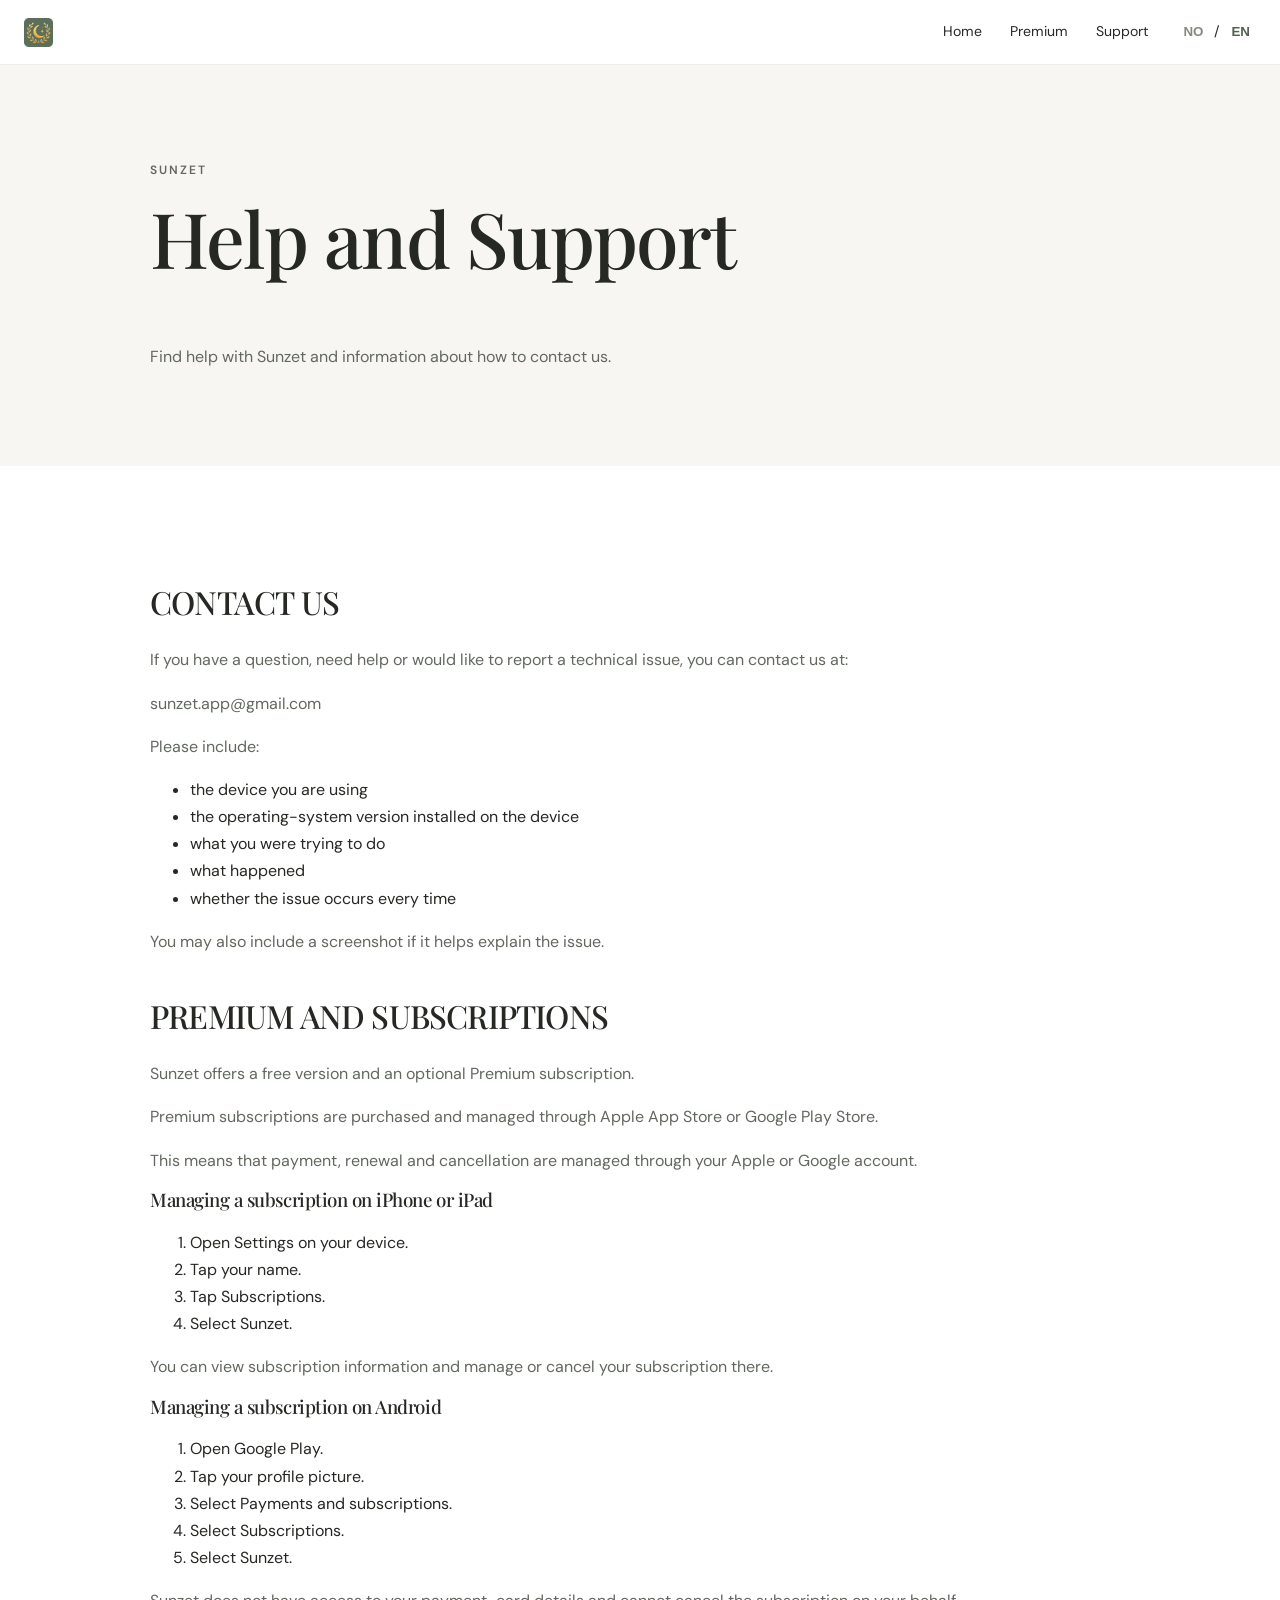
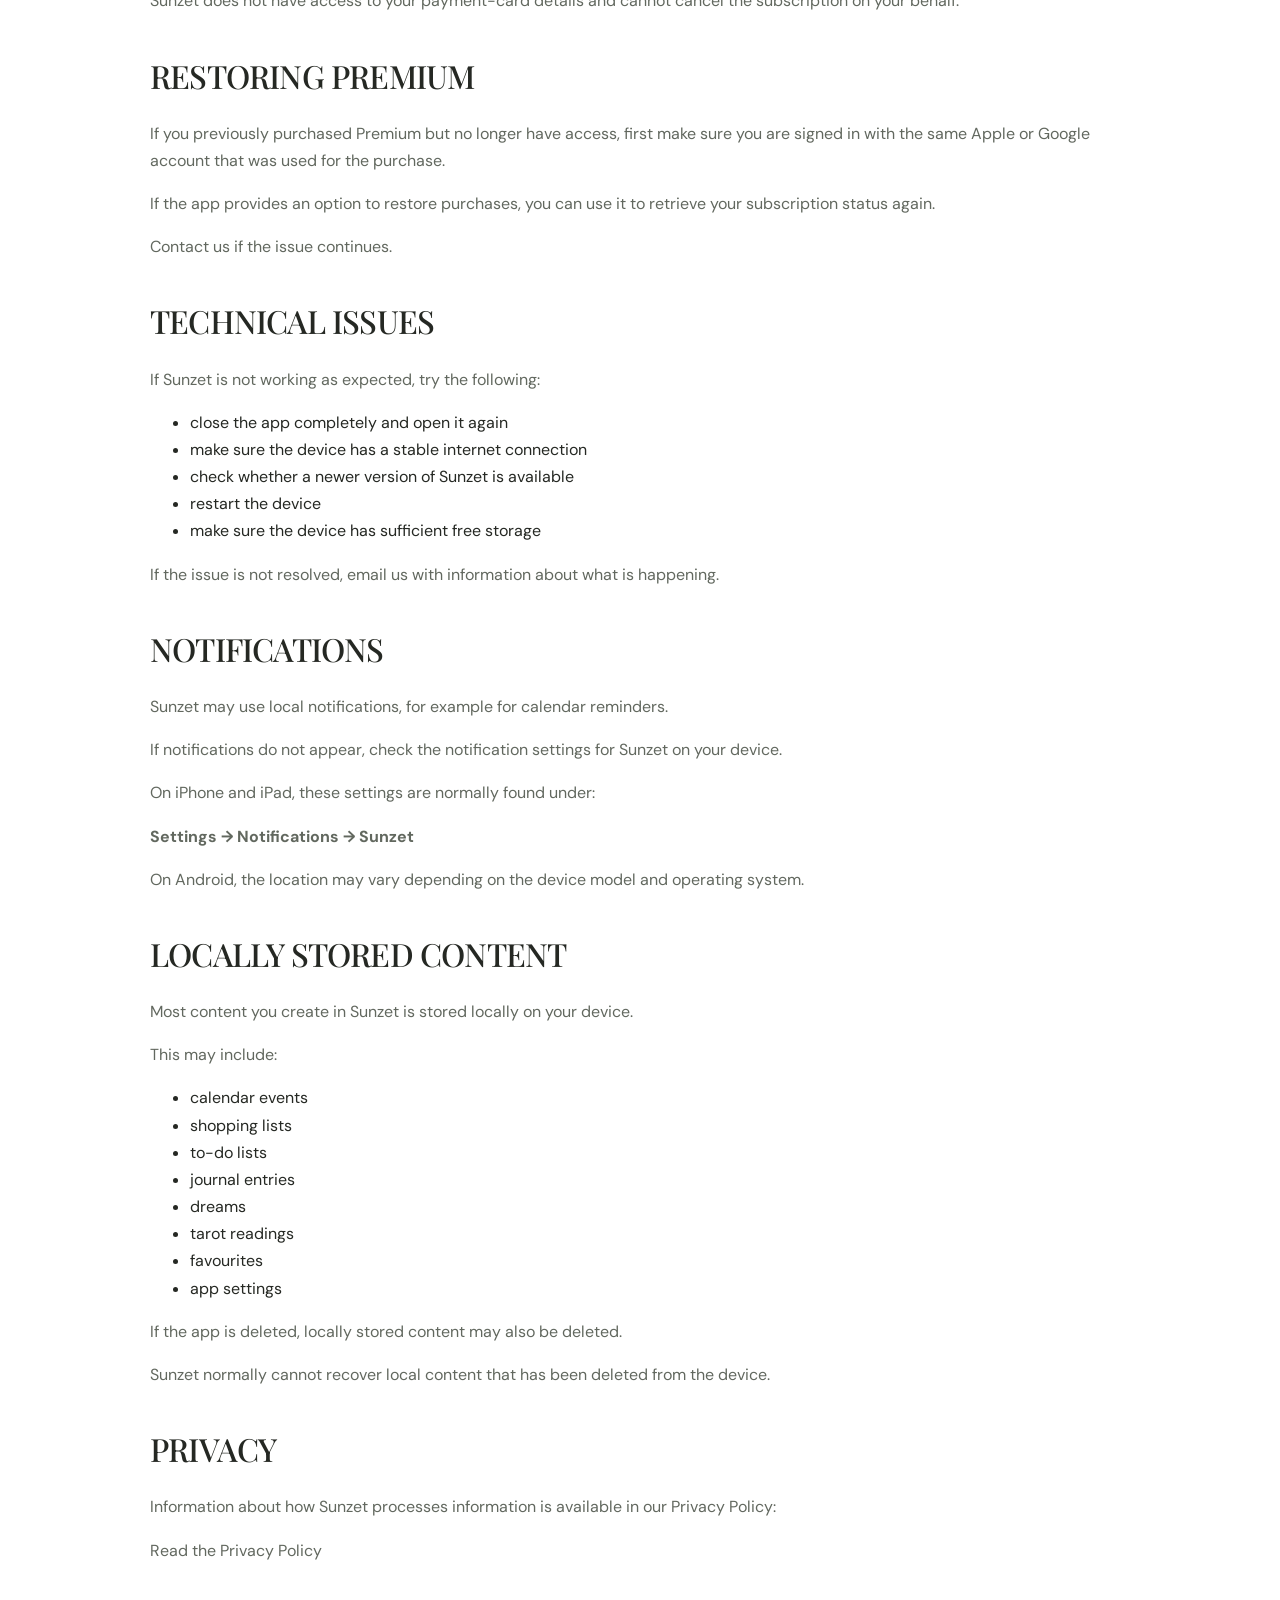
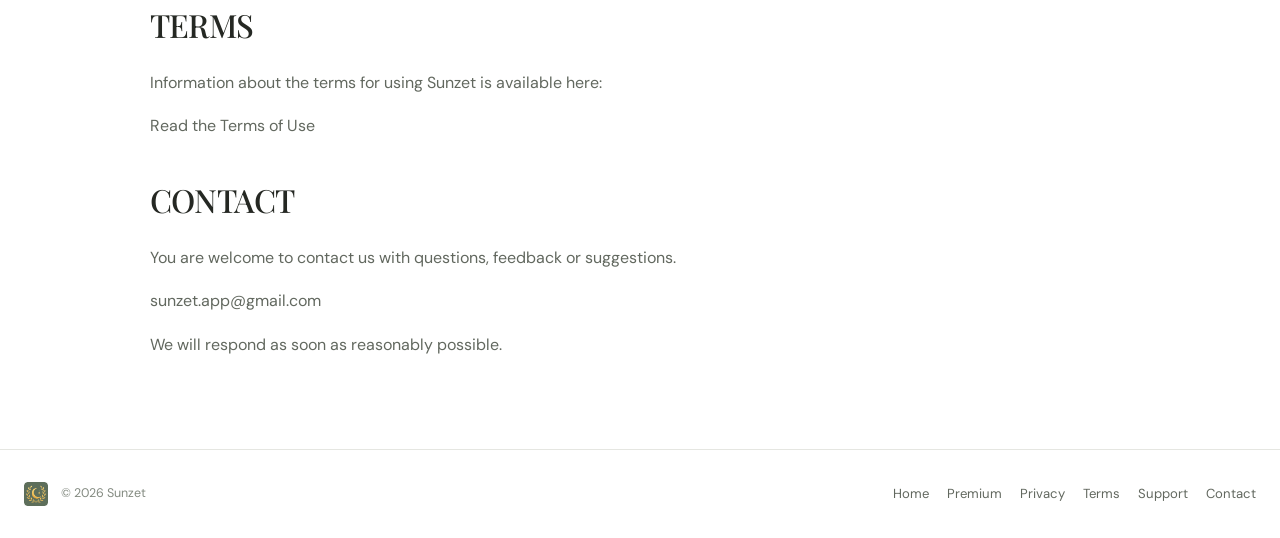
<file: support.html>
<!DOCTYPE html>
<html lang="nb">

<head>

  <meta charset="UTF-8">

  <meta
    name="viewport"
    content="width=device-width, initial-scale=1"
  >

  <meta
    name="description"
    content="Finn hjelp, støtte og kontaktinformasjon for Sunzet."
  >

  <title>
    Hjelp og støtte — Sunzet
  </title>

  <link
    rel="preconnect"
    href="https://fonts.googleapis.com"
  >

  <link
    rel="preconnect"
    href="https://fonts.gstatic.com"
    crossorigin
  >

  <link
    href="https://fonts.googleapis.com/css2?family=DM+Sans:wght@400;500;600&family=Playfair+Display:wght@500;600&display=swap"
    rel="stylesheet"
  >

  <link
    rel="stylesheet"
    href="styles.css"
  >

</head>

<body>

  <header class="site-header">

    <div class="header-inner">

      <a href="index.html">

        <img
          src="sunzet-logo.png"
          class="brand-logo"
          alt="Sunzet"
        >

      </a>

      <nav class="desktop-navigation">

        <a
          href="index.html"
          data-i18n="home"
        >
          Hjem
        </a>

        <a href="premium.html">
          Premium
        </a>

        <a
          href="support.html"
          data-i18n="support"
        >
          Hjelp
        </a>

        <div class="language-switcher">

          <button
            class="language-button is-active"
            data-language="no"
            type="button"
          >
            NO
          </button>

          <span>/</span>

          <button
            class="language-button"
            data-language="en"
            type="button"
          >
            EN
          </button>

        </div>

      </nav>

      <div class="mobile-header-actions">

        <div class="language-switcher">

          <button
            class="language-button is-active"
            data-language="no"
            type="button"
          >
            NO
          </button>

          <span>/</span>

          <button
            class="language-button"
            data-language="en"
            type="button"
          >
            EN
          </button>

        </div>

        <button
          class="mobile-menu-button"
          type="button"
          aria-label="Åpne meny"
        >

          <span></span>
          <span></span>

        </button>

      </div>

    </div>

    <nav class="mobile-navigation">

      <a
        href="index.html"
        data-i18n="home"
      >
        Hjem
      </a>

      <a href="premium.html">
        Premium
      </a>

      <a
        href="support.html"
        data-i18n="support"
      >
        Hjelp
      </a>

    </nav>

  </header>

  <main>

    <section class="legal-hero">

      <div class="legal-shell">

        <div data-lang-content="no">

          <p class="eyebrow">
            Sunzet
          </p>

          <h1>
            Hjelp og støtte
          </h1>

          <p>
            Her finner du hjelp med Sunzet og informasjon om
            hvordan du kan kontakte oss.
          </p>

        </div>

        <div
          data-lang-content="en"
          hidden
        >

          <p class="eyebrow">
            Sunzet
          </p>

          <h1>
            Help and Support
          </h1>

          <p>
            Find help with Sunzet and information about how to
            contact us.
          </p>

        </div>

      </div>

    </section>

    <section class="legal-content">

      <div class="legal-shell">

        <div data-lang-content="no">

          <h2>
            KONTAKT OSS
          </h2>

          <p>
            Har du spørsmål, trenger hjelp eller ønsker å melde
            fra om et teknisk problem, kan du kontakte oss på:
          </p>

          <p>
            <a href="mailto:sunzet.app@gmail.com">
              sunzet.app@gmail.com
            </a>
          </p>

          <p>
            Beskriv gjerne:
          </p>

          <ul>

            <li>
              hvilken enhet du bruker
            </li>

            <li>
              hvilken versjon av operativsystemet enheten bruker
            </li>

            <li>
              hva du forsøkte å gjøre
            </li>

            <li>
              hva som skjedde
            </li>

            <li>
              om problemet oppstår hver gang
            </li>

          </ul>

          <p>
            Du kan også legge ved et skjermbilde dersom det gjør
            problemet enklere å forstå.
          </p>

          <h2>
            PREMIUM OG ABONNEMENT
          </h2>

          <p>
            Sunzet tilbyr en gratisversjon og et valgfritt
            Premium-abonnement.
          </p>

          <p>
            Premium-abonnementer kjøpes og administreres gjennom
            Apple App Store eller Google Play Store.
          </p>

          <p>
            Dette betyr at betaling, fornyelse og oppsigelse
            administreres gjennom kontoen din hos Apple eller
            Google.
          </p>

          <h3>
            Administrere abonnement på iPhone eller iPad
          </h3>

          <ol>

            <li>
              Åpne Innstillinger på enheten.
            </li>

            <li>
              Trykk på navnet ditt.
            </li>

            <li>
              Trykk på Abonnementer.
            </li>

            <li>
              Velg Sunzet.
            </li>

          </ol>

          <p>
            Der kan du se informasjon om abonnementet og
            administrere eller avslutte det.
          </p>

          <h3>
            Administrere abonnement på Android
          </h3>

          <ol>

            <li>
              Åpne Google Play.
            </li>

            <li>
              Trykk på profilbildet ditt.
            </li>

            <li>
              Velg Betalinger og abonnementer.
            </li>

            <li>
              Velg Abonnementer.
            </li>

            <li>
              Velg Sunzet.
            </li>

          </ol>

          <p>
            Sunzet har ikke tilgang til betalingskortopplysningene
            dine og kan ikke avslutte abonnementet på dine vegne.
          </p>

          <h2>
            GJENOPPRETTE PREMIUM
          </h2>

          <p>
            Dersom du tidligere har kjøpt Premium, men ikke lenger
            har tilgang, bør du først kontrollere at du er logget
            inn med den samme Apple- eller Google-kontoen som ble
            brukt ved kjøpet.
          </p>

          <p>
            Dersom appen inneholder et valg for å gjenopprette
            kjøp, kan du bruke dette for å hente
            abonnementsstatusen på nytt.
          </p>

          <p>
            Kontakt oss dersom problemet fortsetter.
          </p>

          <h2>
            TEKNISKE PROBLEMER
          </h2>

          <p>
            Dersom Sunzet ikke fungerer som forventet, kan du
            prøve følgende:
          </p>

          <ul>

            <li>
              lukk appen helt og åpne den på nytt
            </li>

            <li>
              kontroller at enheten har en stabil
              internettforbindelse
            </li>

            <li>
              kontroller om en nyere versjon av Sunzet er
              tilgjengelig
            </li>

            <li>
              start enheten på nytt
            </li>

            <li>
              kontroller at enheten har tilstrekkelig ledig
              lagringsplass
            </li>

          </ul>

          <p>
            Dersom problemet ikke løses, kan du sende oss en
            e-post med informasjon om hva som skjer.
          </p>

          <h2>
            VARSLER
          </h2>

          <p>
            Sunzet kan bruke lokale varsler, for eksempel til
            kalenderpåminnelser.
          </p>

          <p>
            Dersom varsler ikke vises, bør du kontrollere
            varselinnstillingene for Sunzet på enheten.
          </p>

          <p>
            På iPhone og iPad finner du vanligvis dette under:
          </p>

          <p>
            <strong>
              Innstillinger → Varslinger → Sunzet
            </strong>
          </p>

          <p>
            På Android kan plasseringen variere avhengig av
            enhetsmodell og operativsystem.
          </p>

          <h2>
            LOKALT LAGRET INNHOLD
          </h2>

          <p>
            Det meste av innholdet du oppretter i Sunzet, lagres
            lokalt på enheten din.
          </p>

          <p>
            Dette kan blant annet omfatte:
          </p>

          <ul>

            <li>
              kalenderavtaler
            </li>

            <li>
              handlelister
            </li>

            <li>
              gjøremålslister
            </li>

            <li>
              journalnotater
            </li>

            <li>
              drømmer
            </li>

            <li>
              tarotlegginger
            </li>

            <li>
              favoritter
            </li>

            <li>
              appinnstillinger
            </li>

          </ul>

          <p>
            Dersom appen slettes, kan lokalt lagret innhold også
            bli slettet.
          </p>

          <p>
            Sunzet kan normalt ikke gjenopprette lokalt innhold
            som er slettet fra enheten.
          </p>

          <h2>
            PERSONVERN
          </h2>

          <p>
            Informasjon om hvordan Sunzet behandler opplysninger,
            finner du i vår personvernerklæring:
          </p>

          <p>
            <a href="privacy.html">
              Les personvernerklæringen
            </a>
          </p>

          <h2>
            VILKÅR
          </h2>

          <p>
            Informasjon om vilkårene for bruk av Sunzet finner du
            her:
          </p>

          <p>
            <a href="terms.html">
              Les vilkårene
            </a>
          </p>

          <h2>
            KONTAKT
          </h2>

          <p>
            Du er velkommen til å kontakte oss dersom du har
            spørsmål, tilbakemeldinger eller forslag.
          </p>

          <p>
            <a href="mailto:sunzet.app@gmail.com">
              sunzet.app@gmail.com
            </a>
          </p>

          <p>
            Vi svarer så snart vi har anledning.
          </p>

        </div>

        <div
          data-lang-content="en"
          hidden
        >

          <h2>
            CONTACT US
          </h2>

          <p>
            If you have a question, need help or would like to
            report a technical issue, you can contact us at:
          </p>

          <p>
            <a href="mailto:sunzet.app@gmail.com">
              sunzet.app@gmail.com
            </a>
          </p>

          <p>
            Please include:
          </p>

          <ul>

            <li>
              the device you are using
            </li>

            <li>
              the operating-system version installed on the
              device
            </li>

            <li>
              what you were trying to do
            </li>

            <li>
              what happened
            </li>

            <li>
              whether the issue occurs every time
            </li>

          </ul>

          <p>
            You may also include a screenshot if it helps explain
            the issue.
          </p>

          <h2>
            PREMIUM AND SUBSCRIPTIONS
          </h2>

          <p>
            Sunzet offers a free version and an optional Premium
            subscription.
          </p>

          <p>
            Premium subscriptions are purchased and managed
            through Apple App Store or Google Play Store.
          </p>

          <p>
            This means that payment, renewal and cancellation are
            managed through your Apple or Google account.
          </p>

          <h3>
            Managing a subscription on iPhone or iPad
          </h3>

          <ol>

            <li>
              Open Settings on your device.
            </li>

            <li>
              Tap your name.
            </li>

            <li>
              Tap Subscriptions.
            </li>

            <li>
              Select Sunzet.
            </li>

          </ol>

          <p>
            You can view subscription information and manage or
            cancel your subscription there.
          </p>

          <h3>
            Managing a subscription on Android
          </h3>

          <ol>

            <li>
              Open Google Play.
            </li>

            <li>
              Tap your profile picture.
            </li>

            <li>
              Select Payments and subscriptions.
            </li>

            <li>
              Select Subscriptions.
            </li>

            <li>
              Select Sunzet.
            </li>

          </ol>

          <p>
            Sunzet does not have access to your payment-card
            details and cannot cancel the subscription on your
            behalf.
          </p>

          <h2>
            RESTORING PREMIUM
          </h2>

          <p>
            If you previously purchased Premium but no longer
            have access, first make sure you are signed in with
            the same Apple or Google account that was used for
            the purchase.
          </p>

          <p>
            If the app provides an option to restore purchases,
            you can use it to retrieve your subscription status
            again.
          </p>

          <p>
            Contact us if the issue continues.
          </p>

          <h2>
            TECHNICAL ISSUES
          </h2>

          <p>
            If Sunzet is not working as expected, try the
            following:
          </p>

          <ul>

            <li>
              close the app completely and open it again
            </li>

            <li>
              make sure the device has a stable internet
              connection
            </li>

            <li>
              check whether a newer version of Sunzet is
              available
            </li>

            <li>
              restart the device
            </li>

            <li>
              make sure the device has sufficient free storage
            </li>

          </ul>

          <p>
            If the issue is not resolved, email us with
            information about what is happening.
          </p>

          <h2>
            NOTIFICATIONS
          </h2>

          <p>
            Sunzet may use local notifications, for example for
            calendar reminders.
          </p>

          <p>
            If notifications do not appear, check the
            notification settings for Sunzet on your device.
          </p>

          <p>
            On iPhone and iPad, these settings are normally found
            under:
          </p>

          <p>
            <strong>
              Settings → Notifications → Sunzet
            </strong>
          </p>

          <p>
            On Android, the location may vary depending on the
            device model and operating system.
          </p>

          <h2>
            LOCALLY STORED CONTENT
          </h2>

          <p>
            Most content you create in Sunzet is stored locally
            on your device.
          </p>

          <p>
            This may include:
          </p>

          <ul>

            <li>
              calendar events
            </li>

            <li>
              shopping lists
            </li>

            <li>
              to-do lists
            </li>

            <li>
              journal entries
            </li>

            <li>
              dreams
            </li>

            <li>
              tarot readings
            </li>

            <li>
              favourites
            </li>

            <li>
              app settings
            </li>

          </ul>

          <p>
            If the app is deleted, locally stored content may
            also be deleted.
          </p>

          <p>
            Sunzet normally cannot recover local content that has
            been deleted from the device.
          </p>

          <h2>
            PRIVACY
          </h2>

          <p>
            Information about how Sunzet processes information is
            available in our Privacy Policy:
          </p>

          <p>
            <a href="privacy.html">
              Read the Privacy Policy
            </a>
          </p>

          <h2>
            TERMS
          </h2>

          <p>
            Information about the terms for using Sunzet is
            available here:
          </p>

          <p>
            <a href="terms.html">
              Read the Terms of Use
            </a>
          </p>

          <h2>
            CONTACT
          </h2>

          <p>
            You are welcome to contact us with questions,
            feedback or suggestions.
          </p>

          <p>
            <a href="mailto:sunzet.app@gmail.com">
              sunzet.app@gmail.com
            </a>
          </p>

          <p>
            We will respond as soon as reasonably possible.
          </p>

        </div>

      </div>

    </section>

  </main>

  <footer class="site-footer">

    <div class="footer-inner">

      <div class="footer-brand">

        <img
          src="sunzet-logo.png"
          class="footer-logo"
          alt="Sunzet"
        >

        <span>
          © 2026 Sunzet
        </span>

      </div>

      <nav>

        <a
          href="index.html"
          data-i18n="home"
        >
          Hjem
        </a>

        <a href="premium.html">
          Premium
        </a>

        <a
          href="privacy.html"
          data-i18n="privacy"
        >
          Personvern
        </a>

        <a
          href="terms.html"
          data-i18n="terms"
        >
          Vilkår
        </a>

        <a
          href="support.html"
          data-i18n="support"
        >
          Hjelp
        </a>

        <a
          href="mailto:sunzet.app@gmail.com"
          data-i18n="contact"
        >
          Kontakt
        </a>

      </nav>

    </div>

  </footer>

  <script src="language.js"></script>

  <script src="script.js"></script>

</body>

</html>
</file>
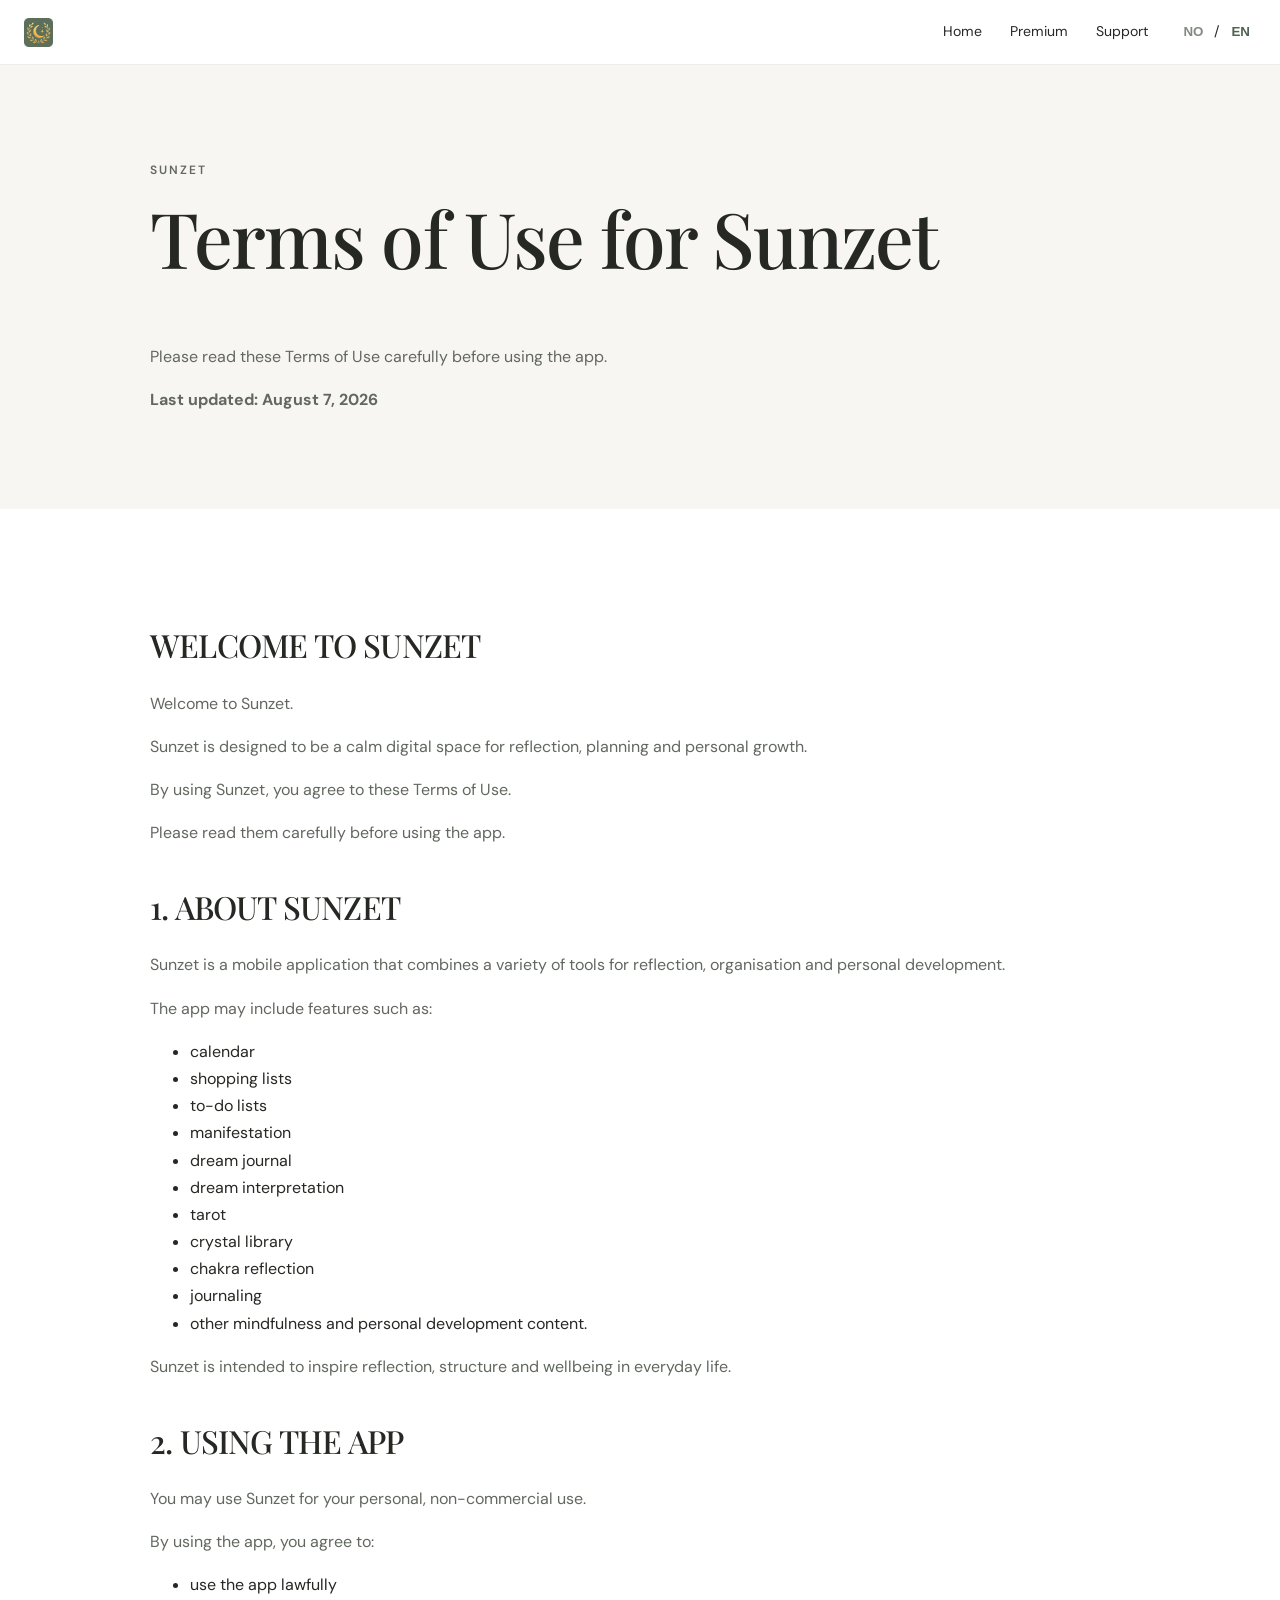
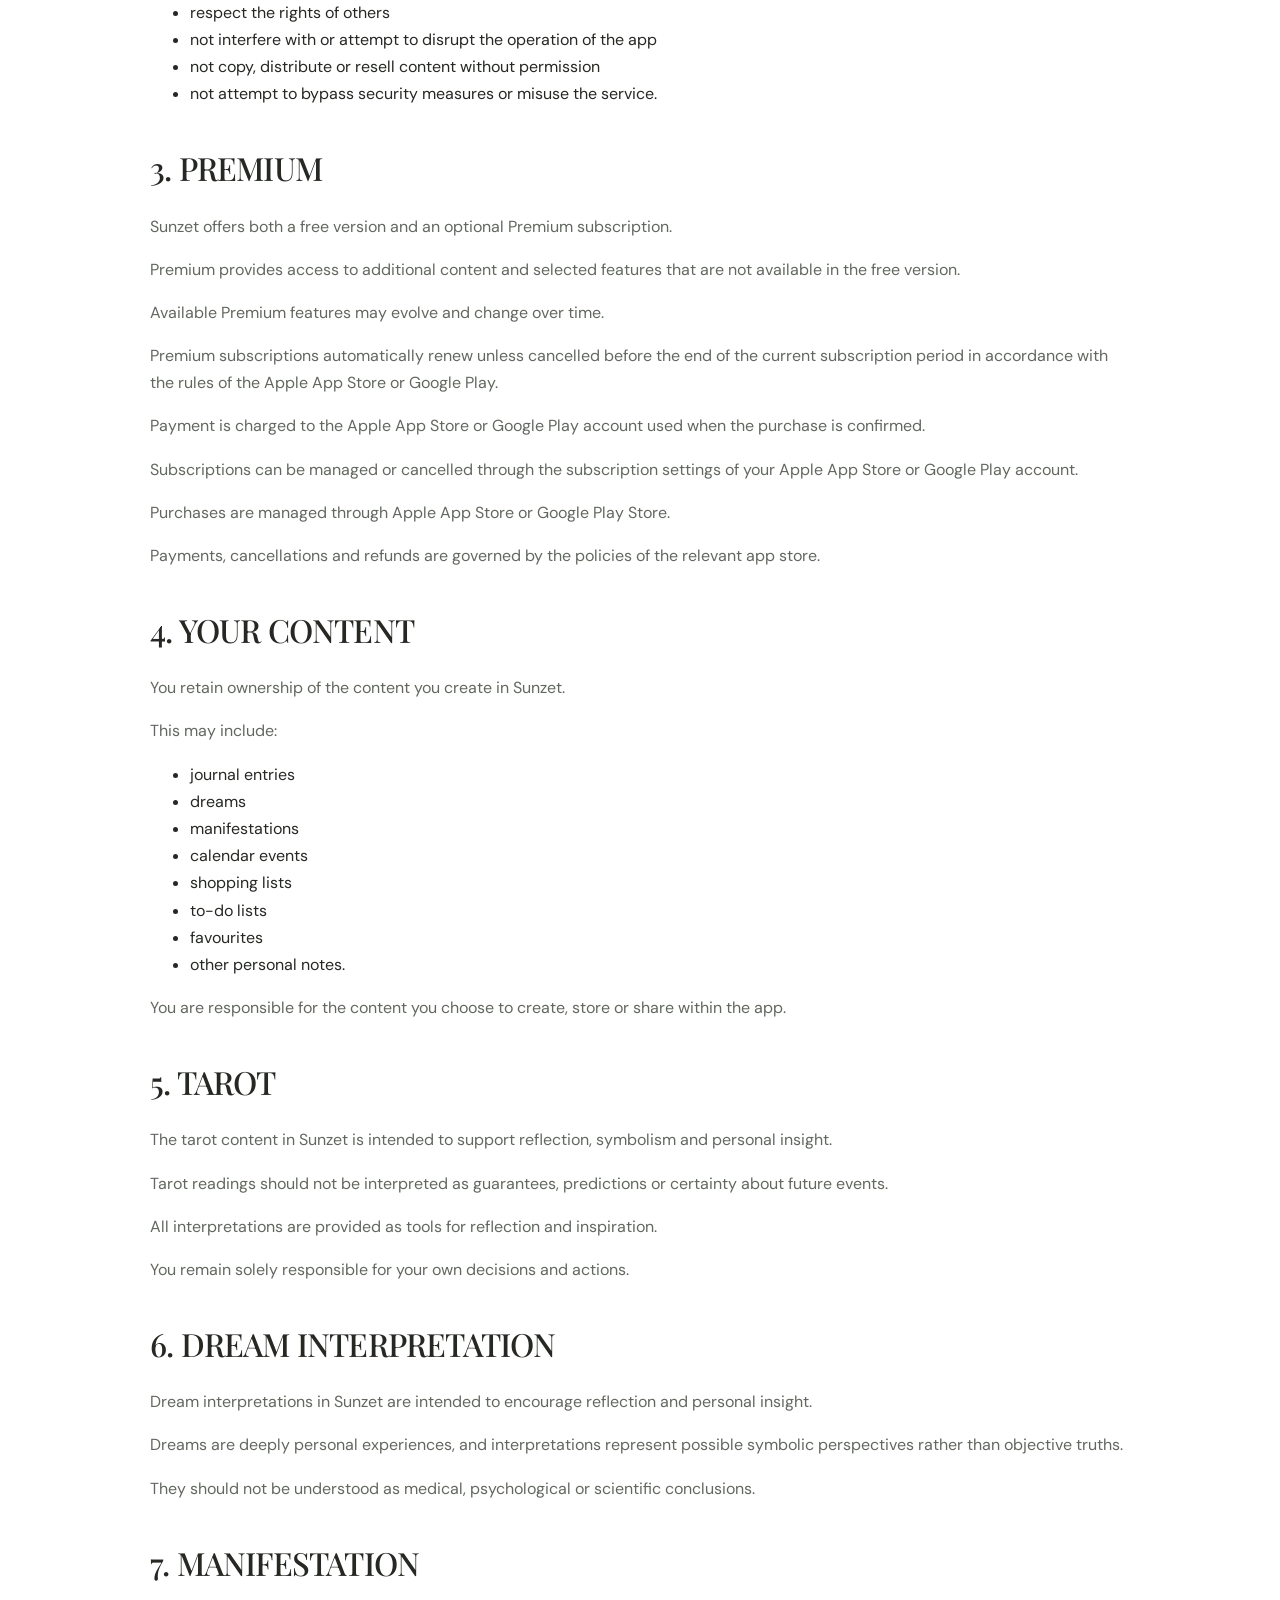
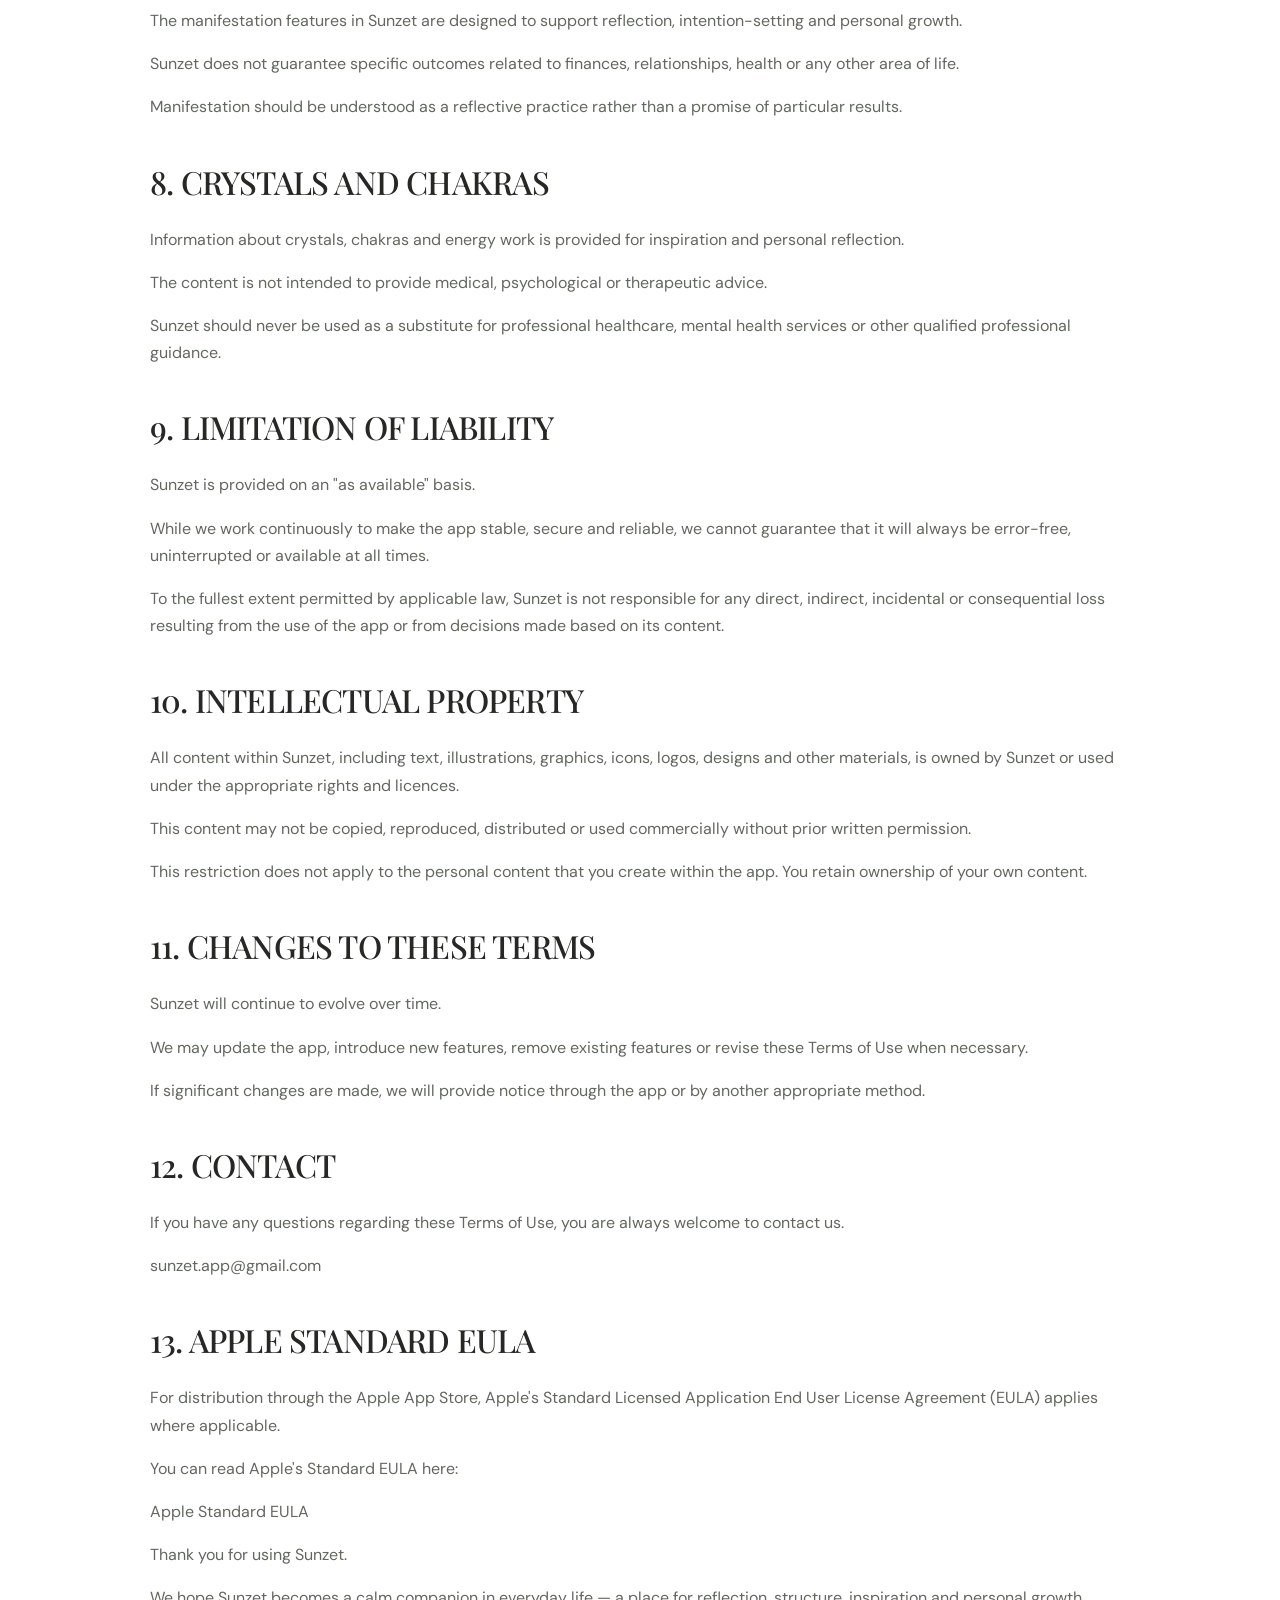
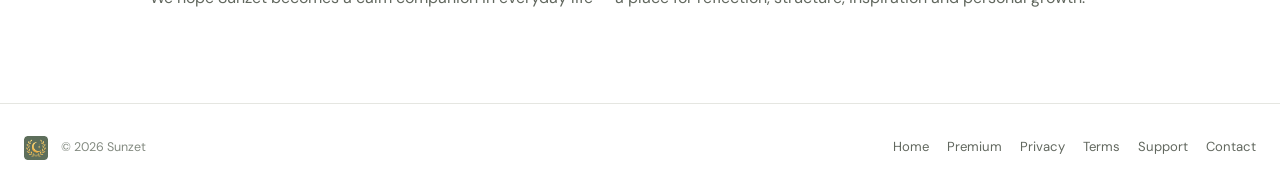
<file: terms.html>
<!DOCTYPE html>
<html lang="nb">

<head>
  <meta charset="UTF-8">

  <meta
    name="viewport"
    content="width=device-width,initial-scale=1"
  >

  <meta
    name="description"
    content="Les disse bruksvilkårene nøye før du bruker appen."
  >

  <title>
    Bruksvilkår for Sunzet — Sunzet
  </title>

  <link
    rel="preconnect"
    href="https://fonts.googleapis.com"
  >

  <link
    rel="preconnect"
    href="https://fonts.gstatic.com"
    crossorigin
  >

  <link
    href="https://fonts.googleapis.com/css2?family=DM+Sans:wght@400;500;600&family=Playfair+Display:wght@500;600&display=swap"
    rel="stylesheet"
  >

  <link
    rel="stylesheet"
    href="styles.css"
  >
</head>

<body>

  <header class="site-header">

    <div class="header-inner">

      <a href="index.html">
        <img
          src="sunzet-logo.png"
          class="brand-logo"
          alt="Sunzet"
        >
      </a>

      <nav class="desktop-navigation">

        <a
          href="index.html"
          data-i18n="home"
        >
          Hjem
        </a>

        <a href="premium.html">
          Premium
        </a>

        <a
          href="support.html"
          data-i18n="support"
        >
          Hjelp
        </a>

        <div class="language-switcher">

          <button
            class="language-button is-active"
            data-language="no"
          >
            NO
          </button>

          <span>/</span>

          <button
            class="language-button"
            data-language="en"
          >
            EN
          </button>

        </div>

      </nav>

      <div class="mobile-header-actions">

        <div class="language-switcher">

          <button
            class="language-button is-active"
            data-language="no"
          >
            NO
          </button>

          <span>/</span>

          <button
            class="language-button"
            data-language="en"
          >
            EN
          </button>

        </div>

        <button class="mobile-menu-button">
          <span></span>
          <span></span>
        </button>

      </div>

    </div>

    <nav class="mobile-navigation">

      <a
        href="index.html"
        data-i18n="home"
      >
        Hjem
      </a>

      <a href="premium.html">
        Premium
      </a>

      <a
        href="support.html"
        data-i18n="support"
      >
        Hjelp
      </a>

    </nav>

  </header>

  <main>

    <section class="legal-hero">

      <div class="legal-shell">

        <div data-lang-content="no">

          <p class="eyebrow">
            Sunzet
          </p>

          <h1>
            Bruksvilkår for Sunzet
          </h1>

          <p>
            Les disse bruksvilkårene nøye
            før du bruker appen.
          </p>

          <p>
            <strong>
              Sist oppdatert:
              7. august 2026
            </strong>
          </p>

        </div>

        <div
          data-lang-content="en"
          hidden
        >

          <p class="eyebrow">
            Sunzet
          </p>

          <h1>
            Terms of Use for Sunzet
          </h1>

          <p>
            Please read these Terms of Use
            carefully before using the app.
          </p>

          <p>
            <strong>
              Last updated:
              August 7, 2026
            </strong>
          </p>

        </div>

      </div>

    </section>

    <section class="legal-content">

      <div class="legal-shell">

        <!-- NORWEGIAN -->

        <div data-lang-content="no">

          <h2>
            VELKOMMEN TIL SUNZET
          </h2>

          <p>
            Velkommen til Sunzet.
          </p>

          <p>
            Sunzet er utviklet som et rolig
            digitalt rom for refleksjon,
            planlegging og personlig utvikling.
          </p>

          <p>
            Ved å bruke Sunzet godtar du
            disse bruksvilkårene.
          </p>

          <p>
            Les dem nøye før du bruker appen.
          </p>

          <h2>
            1. OM SUNZET
          </h2>

          <p>
            Sunzet er en mobilapplikasjon som
            kombinerer ulike verktøy for
            refleksjon, organisering og
            personlig utvikling.
          </p>

          <p>
            Appen kan inneholde funksjoner som:
          </p>

          <ul>
            <li>kalender</li>
            <li>handlelister</li>
            <li>gjøremålslister</li>
            <li>manifestering</li>
            <li>drømmedagbok</li>
            <li>drømmetydning</li>
            <li>tarot</li>
            <li>krystallbibliotek</li>
            <li>chakrarefleksjon</li>
            <li>journaling</li>
            <li>
              annet innhold knyttet til
              mindfulness og personlig utvikling.
            </li>
          </ul>

          <p>
            Sunzet er ment å inspirere til
            refleksjon, struktur og velvære
            i hverdagen.
          </p>

          <h2>
            2. BRUK AV APPEN
          </h2>

          <p>
            Du kan bruke Sunzet til personlig,
            ikke-kommersielt bruk.
          </p>

          <p>
            Ved å bruke appen godtar du å:
          </p>

          <ul>
            <li>
              bruke appen på en lovlig måte
            </li>

            <li>
              respektere andres rettigheter
            </li>

            <li>
              ikke forstyrre eller forsøke
              å forstyrre appens drift
            </li>

            <li>
              ikke kopiere, distribuere eller
              videreselge innhold uten tillatelse
            </li>

            <li>
              ikke forsøke å omgå
              sikkerhetstiltak eller misbruke
              tjenesten.
            </li>
          </ul>

          <h2>
            3. PREMIUM
          </h2>

          <p>
            Sunzet tilbyr både en gratisversjon
            og et valgfritt Premium-abonnement.
          </p>

          <p>
            Premium gir tilgang til ekstra
            innhold og utvalgte funksjoner
            som ikke er tilgjengelige i
            gratisversjonen.
          </p>

          <p>
            Tilgjengelige Premium-funksjoner
            kan utvikles og endres over tid.
          </p>

          <p>
            Premium-abonnementer fornyes
            automatisk med mindre abonnementet
            avsluttes før utløpet av den
            gjeldende abonnementsperioden,
            i samsvar med reglene til
            Apple App Store eller Google Play.
          </p>

          <p>
            Betaling belastes Apple App Store-
            eller Google Play-kontoen som brukes
            ved bekreftelse av kjøpet.
          </p>

          <p>
            Abonnementet kan administreres
            eller avsluttes via abonnements-
            innstillingene for Apple App Store
            eller Google Play-kontoen din.
          </p>

          <p>
            Kjøp administreres gjennom
            Apple App Store eller
            Google Play Store.
          </p>

          <p>
            Betalinger, oppsigelser og
            refusjoner reguleres av
            retningslinjene til den aktuelle
            appbutikken.
          </p>

          <h2>
            4. DITT INNHOLD
          </h2>

          <p>
            Du beholder eierskapet til
            innholdet du oppretter i Sunzet.
          </p>

          <p>
            Dette kan blant annet omfatte:
          </p>

          <ul>
            <li>journalnotater</li>
            <li>drømmer</li>
            <li>manifesteringer</li>
            <li>kalenderavtaler</li>
            <li>handlelister</li>
            <li>gjøremålslister</li>
            <li>favoritter</li>
            <li>andre personlige notater.</li>
          </ul>

          <p>
            Du er selv ansvarlig for innholdet
            du velger å opprette, lagre eller
            dele i appen.
          </p>

          <h2>
            5. TAROT
          </h2>

          <p>
            Tarotinnholdet i Sunzet er ment
            å støtte refleksjon,
            symbolforståelse og personlig
            innsikt.
          </p>

          <p>
            Tarotlegginger skal ikke tolkes
            som garantier, forutsigelser eller
            sikker kunnskap om fremtidige
            hendelser.
          </p>

          <p>
            Alle tolkninger tilbys som
            verktøy for refleksjon og
            inspirasjon.
          </p>

          <p>
            Du er selv fullt ansvarlig for
            dine egne valg og handlinger.
          </p>

          <h2>
            6. DRØMMETYDNING
          </h2>

          <p>
            Drømmetydningene i Sunzet er ment
            å oppmuntre til refleksjon og
            personlig innsikt.
          </p>

          <p>
            Drømmer er dypt personlige
            opplevelser, og tolkningene
            representerer mulige symbolske
            perspektiver fremfor objektive
            sannheter.
          </p>

          <p>
            De skal ikke forstås som
            medisinske, psykologiske eller
            vitenskapelige konklusjoner.
          </p>

          <h2>
            7. MANIFESTERING
          </h2>

          <p>
            Manifestasjonsfunksjonene i Sunzet
            er utviklet for å støtte refleksjon,
            intensjonssetting og personlig
            utvikling.
          </p>

          <p>
            Sunzet garanterer ikke bestemte
            resultater knyttet til økonomi,
            relasjoner, helse eller andre
            områder i livet.
          </p>

          <p>
            Manifestering skal forstås som
            en reflekterende praksis, ikke
            som et løfte om bestemte
            resultater.
          </p>

          <h2>
            8. KRYSTALLER OG CHAKRAER
          </h2>

          <p>
            Informasjon om krystaller,
            chakraer og energiarbeid gis for
            inspirasjon og personlig
            refleksjon.
          </p>

          <p>
            Innholdet er ikke ment som
            medisinsk, psykologisk eller
            terapeutisk rådgivning.
          </p>

          <p>
            Sunzet skal aldri brukes som
            erstatning for profesjonell
            helsehjelp, psykiske helsetjenester
            eller annen kvalifisert faglig
            veiledning.
          </p>

          <h2>
            9. ANSVARSBEGRENSNING
          </h2>

          <p>
            Sunzet tilbys på en
            «som tilgjengelig»-basis.
          </p>

          <p>
            Selv om vi arbeider kontinuerlig
            for å gjøre appen stabil, sikker
            og pålitelig, kan vi ikke garantere
            at den alltid vil være feilfri,
            uavbrutt eller tilgjengelig til
            enhver tid.
          </p>

          <p>
            I den grad gjeldende lov tillater
            det, er Sunzet ikke ansvarlig for
            direkte, indirekte, tilfeldige
            eller følgeskader som oppstår
            som følge av bruk av appen eller
            beslutninger som tas på bakgrunn
            av innholdet.
          </p>

          <h2>
            10. IMMATERIELLE RETTIGHETER
          </h2>

          <p>
            Alt innhold i Sunzet, inkludert
            tekst, illustrasjoner, grafikk,
            ikoner, logoer, design og annet
            materiale, eies av Sunzet eller
            brukes med nødvendige rettigheter
            og lisenser.
          </p>

          <p>
            Innholdet kan ikke kopieres,
            reproduseres, distribueres eller
            brukes kommersielt uten skriftlig
            forhåndstillatelse.
          </p>

          <p>
            Denne begrensningen gjelder ikke
            personlig innhold du selv oppretter
            i appen. Du beholder eierskapet
            til ditt eget innhold.
          </p>

          <h2>
            11. ENDRINGER I VILKÅRENE
          </h2>

          <p>
            Sunzet vil fortsette å utvikle
            seg over tid.
          </p>

          <p>
            Vi kan oppdatere appen,
            introdusere nye funksjoner,
            fjerne eksisterende funksjoner
            eller revidere disse
            bruksvilkårene når det er
            nødvendig.
          </p>

          <p>
            Ved vesentlige endringer vil
            vi varsle gjennom appen eller
            på en annen passende måte.
          </p>

          <h2>
            12. KONTAKT
          </h2>

          <p>
            Har du spørsmål om disse
            bruksvilkårene, er du alltid
            velkommen til å kontakte oss.
          </p>

          <p>
            <a href="mailto:sunzet.app@gmail.com">
              sunzet.app@gmail.com
            </a>
          </p>

          <h2>
            13. APPLES STANDARD EULA
          </h2>

          <p>
            For distribusjon gjennom Apple
            App Store gjelder Apples Standard
            Licensed Application End User
            License Agreement (EULA) der dette
            er relevant.
          </p>

          <p>
            Du kan lese Apples Standard EULA her:
          </p>

          <p>
            <a
              href="https://www.apple.com/legal/internet-services/itunes/dev/stdeula/"
              target="_blank"
              rel="noopener noreferrer"
            >
              Apple Standard EULA
            </a>
          </p>

          <p>
            Takk for at du bruker Sunzet.
          </p>

          <p>
            Vi håper Sunzet blir en rolig
            følgesvenn i hverdagen — et sted
            for refleksjon, struktur,
            inspirasjon og personlig utvikling.
          </p>

        </div>

        <!-- ENGLISH -->

        <div
          data-lang-content="en"
          hidden
        >

          <h2>
            WELCOME TO SUNZET
          </h2>

          <p>
            Welcome to Sunzet.
          </p>

          <p>
            Sunzet is designed to be a calm
            digital space for reflection,
            planning and personal growth.
          </p>

          <p>
            By using Sunzet, you agree to
            these Terms of Use.
          </p>

          <p>
            Please read them carefully
            before using the app.
          </p>

          <h2>
            1. ABOUT SUNZET
          </h2>

          <p>
            Sunzet is a mobile application
            that combines a variety of tools
            for reflection, organisation and
            personal development.
          </p>

          <p>
            The app may include features such as:
          </p>

          <ul>
            <li>calendar</li>
            <li>shopping lists</li>
            <li>to-do lists</li>
            <li>manifestation</li>
            <li>dream journal</li>
            <li>dream interpretation</li>
            <li>tarot</li>
            <li>crystal library</li>
            <li>chakra reflection</li>
            <li>journaling</li>
            <li>
              other mindfulness and personal
              development content.
            </li>
          </ul>

          <p>
            Sunzet is intended to inspire
            reflection, structure and wellbeing
            in everyday life.
          </p>

          <h2>
            2. USING THE APP
          </h2>

          <p>
            You may use Sunzet for your
            personal, non-commercial use.
          </p>

          <p>
            By using the app, you agree to:
          </p>

          <ul>
            <li>use the app lawfully</li>

            <li>
              respect the rights of others
            </li>

            <li>
              not interfere with or attempt
              to disrupt the operation of
              the app
            </li>

            <li>
              not copy, distribute or resell
              content without permission
            </li>

            <li>
              not attempt to bypass security
              measures or misuse the service.
            </li>
          </ul>

          <h2>
            3. PREMIUM
          </h2>

          <p>
            Sunzet offers both a free version
            and an optional Premium subscription.
          </p>

          <p>
            Premium provides access to
            additional content and selected
            features that are not available
            in the free version.
          </p>

          <p>
            Available Premium features may
            evolve and change over time.
          </p>

          <p>
            Premium subscriptions automatically
            renew unless cancelled before the
            end of the current subscription
            period in accordance with the rules
            of the Apple App Store or
            Google Play.
          </p>

          <p>
            Payment is charged to the
            Apple App Store or Google Play
            account used when the purchase
            is confirmed.
          </p>

          <p>
            Subscriptions can be managed
            or cancelled through the
            subscription settings of your
            Apple App Store or Google Play
            account.
          </p>

          <p>
            Purchases are managed through
            Apple App Store or Google Play Store.
          </p>

          <p>
            Payments, cancellations and refunds
            are governed by the policies of
            the relevant app store.
          </p>

          <h2>
            4. YOUR CONTENT
          </h2>

          <p>
            You retain ownership of the
            content you create in Sunzet.
          </p>

          <p>
            This may include:
          </p>

          <ul>
            <li>journal entries</li>
            <li>dreams</li>
            <li>manifestations</li>
            <li>calendar events</li>
            <li>shopping lists</li>
            <li>to-do lists</li>
            <li>favourites</li>
            <li>other personal notes.</li>
          </ul>

          <p>
            You are responsible for the
            content you choose to create,
            store or share within the app.
          </p>

          <h2>
            5. TAROT
          </h2>

          <p>
            The tarot content in Sunzet is
            intended to support reflection,
            symbolism and personal insight.
          </p>

          <p>
            Tarot readings should not be
            interpreted as guarantees,
            predictions or certainty about
            future events.
          </p>

          <p>
            All interpretations are provided
            as tools for reflection and
            inspiration.
          </p>

          <p>
            You remain solely responsible
            for your own decisions and actions.
          </p>

          <h2>
            6. DREAM INTERPRETATION
          </h2>

          <p>
            Dream interpretations in Sunzet
            are intended to encourage reflection
            and personal insight.
          </p>

          <p>
            Dreams are deeply personal
            experiences, and interpretations
            represent possible symbolic
            perspectives rather than
            objective truths.
          </p>

          <p>
            They should not be understood as
            medical, psychological or
            scientific conclusions.
          </p>

          <h2>
            7. MANIFESTATION
          </h2>

          <p>
            The manifestation features in
            Sunzet are designed to support
            reflection, intention-setting
            and personal growth.
          </p>

          <p>
            Sunzet does not guarantee specific
            outcomes related to finances,
            relationships, health or any
            other area of life.
          </p>

          <p>
            Manifestation should be understood
            as a reflective practice rather
            than a promise of particular
            results.
          </p>

          <h2>
            8. CRYSTALS AND CHAKRAS
          </h2>

          <p>
            Information about crystals,
            chakras and energy work is
            provided for inspiration and
            personal reflection.
          </p>

          <p>
            The content is not intended to
            provide medical, psychological
            or therapeutic advice.
          </p>

          <p>
            Sunzet should never be used as
            a substitute for professional
            healthcare, mental health services
            or other qualified professional
            guidance.
          </p>

          <h2>
            9. LIMITATION OF LIABILITY
          </h2>

          <p>
            Sunzet is provided on an
            "as available" basis.
          </p>

          <p>
            While we work continuously to
            make the app stable, secure and
            reliable, we cannot guarantee
            that it will always be error-free,
            uninterrupted or available at
            all times.
          </p>

          <p>
            To the fullest extent permitted
            by applicable law, Sunzet is not
            responsible for any direct,
            indirect, incidental or
            consequential loss resulting
            from the use of the app or from
            decisions made based on its content.
          </p>

          <h2>
            10. INTELLECTUAL PROPERTY
          </h2>

          <p>
            All content within Sunzet,
            including text, illustrations,
            graphics, icons, logos, designs
            and other materials, is owned by
            Sunzet or used under the
            appropriate rights and licences.
          </p>

          <p>
            This content may not be copied,
            reproduced, distributed or used
            commercially without prior written
            permission.
          </p>

          <p>
            This restriction does not apply
            to the personal content that you
            create within the app. You retain
            ownership of your own content.
          </p>

          <h2>
            11. CHANGES TO THESE TERMS
          </h2>

          <p>
            Sunzet will continue to evolve
            over time.
          </p>

          <p>
            We may update the app, introduce
            new features, remove existing
            features or revise these Terms
            of Use when necessary.
          </p>

          <p>
            If significant changes are made,
            we will provide notice through
            the app or by another appropriate
            method.
          </p>

          <h2>
            12. CONTACT
          </h2>

          <p>
            If you have any questions
            regarding these Terms of Use,
            you are always welcome to
            contact us.
          </p>

          <p>
            <a href="mailto:sunzet.app@gmail.com">
              sunzet.app@gmail.com
            </a>
          </p>

          <h2>
            13. APPLE STANDARD EULA
          </h2>

          <p>
            For distribution through the
            Apple App Store, Apple's Standard
            Licensed Application End User
            License Agreement (EULA) applies
            where applicable.
          </p>

          <p>
            You can read Apple's Standard
            EULA here:
          </p>

          <p>
            <a
              href="https://www.apple.com/legal/internet-services/itunes/dev/stdeula/"
              target="_blank"
              rel="noopener noreferrer"
            >
              Apple Standard EULA
            </a>
          </p>

          <p>
            Thank you for using Sunzet.
          </p>

          <p>
            We hope Sunzet becomes a calm
            companion in everyday life —
            a place for reflection, structure,
            inspiration and personal growth.
          </p>

        </div>

      </div>

    </section>

  </main>

  <footer class="site-footer">

    <div class="footer-inner">

      <div class="footer-brand">

        <img
          src="sunzet-logo.png"
          class="footer-logo"
          alt="Sunzet"
        >

        <span>
          © 2026 Sunzet
        </span>

      </div>

      <nav>

        <a
          href="index.html"
          data-i18n="home"
        >
          Hjem
        </a>

        <a href="premium.html">
          Premium
        </a>

        <a
          href="privacy.html"
          data-i18n="privacy"
        >
          Personvern
        </a>

        <a
          href="terms.html"
          data-i18n="terms"
        >
          Vilkår
        </a>

        <a
          href="support.html"
          data-i18n="support"
        >
          Hjelp
        </a>

        <a
          href="mailto:sunzet.app@gmail.com"
          data-i18n="contact"
        >
          Kontakt
        </a>

      </nav>

    </div>

  </footer>

  <script src="language.js"></script>
  <script src="script.js"></script>

</body>
</html>
</file>
<file: styles.css>
*{box-sizing:border-box}html{scroll-behavior:smooth}body{margin:0;color:#252823;background:#fff;font-family:"DM Sans",sans-serif;line-height:1.7}img{display:block;width:100%}a{color:inherit;text-decoration:none}h1,h2,h3,p{margin-top:0}h1,h2,h3{font-family:"Playfair Display",serif;font-weight:500;line-height:1.08;letter-spacing:-.025em}.header-inner,.hero-inner,.feature-inner,.experience-inner,.premium-inner,.values-inner,.faq-inner,.footer-inner{width:min(calc(100% - 48px),1240px);margin:auto}.site-header{position:sticky;z-index:10;top:0;border-bottom:1px solid #ecece8;background:rgba(255,255,255,.94);backdrop-filter:blur(16px)}.header-inner{display:flex;min-height:64px;align-items:center;justify-content:space-between}.brand-logo{width:auto;height:29px}.desktop-navigation{display:flex;align-items:center;gap:28px;font-size:.88rem}.navigation-button,.primary-button,.light-button,.store-button{display:inline-flex;min-height:46px;align-items:center;justify-content:center;padding:0 23px;border-radius:999px;font-weight:600}.navigation-button{min-height:39px;background:#252823;color:#fff}.language-switcher{display:flex;gap:5px;align-items:center}.language-button{border:0;background:transparent;color:#838a80;font-weight:600;cursor:pointer}.language-button.is-active{color:#4f6352}.mobile-header-actions,.mobile-navigation{display:none}.eyebrow{margin-bottom:16px;color:#667b67;font-size:.75rem;font-weight:600;letter-spacing:.16em;text-transform:uppercase}.hero-section{padding:72px 0;background:linear-gradient(90deg,#fff 0,#fff 48%,#f7f5f0 48%)}.hero-inner{display:grid;grid-template-columns:.92fr 1.08fr;align-items:center;gap:80px}.hero-section h1{font-size:clamp(3.2rem,6vw,6.3rem);margin-bottom:28px}.lead{max-width:570px;color:#62685f;font-size:1.1rem}.hero-actions{display:flex;gap:26px;align-items:center;margin:32px 0 20px}.primary-button{background:#667b67;color:#fff}.text-link{color:#4f6352;font-weight:600}.note{color:#838a80;font-size:.84rem}.hero-image,.feature-image,.premium-image{border-radius:30px;box-shadow:0 24px 70px rgba(36,43,35,.11);object-fit:cover}.hero-image{min-height:590px}.intro{padding:125px 0;text-align:center}.narrow{width:min(calc(100% - 48px),820px);margin:auto}.intro h2,.values h2,.faq h2,.download h2{font-size:clamp(2.3rem,4.4vw,4.4rem)}.intro p:last-child{color:#62685f}.feature{padding:125px 0}.cream{background:#f5f1eb}.feature-inner{display:grid;grid-template-columns:1.04fr .96fr;align-items:center;gap:90px}.reverse{grid-template-columns:.96fr 1.04fr}.reverse img{order:2}.feature-image{min-height:590px}.feature h2{font-size:clamp(2.5rem,4.5vw,4.7rem)}.feature p,.feature li{color:#62685f}.feature ul{display:grid;gap:12px;padding-left:20px}.label-row{display:flex;gap:13px;align-items:center}.label-row .eyebrow{margin:0}.badge{padding:5px 10px;border-radius:999px;font-size:.66rem;font-weight:600;text-transform:uppercase}.free{background:#f0f1ee}.premium{background:#edf2ec;color:#4f6352}.experience{padding:116px 0;background:#edf2ec}.experience-inner{display:grid;grid-template-columns:.8fr 1.2fr;gap:90px}.experience h2{font-size:clamp(2.4rem,4.3vw,4.3rem)}.experience-grid{display:grid;gap:17px}.experience-grid article{display:grid;grid-template-columns:58px 1fr;gap:24px;align-items:center;padding:30px;border:1px solid rgba(79,99,82,.12);border-radius:22px;background:rgba(255,255,255,.8)}.experience-grid span{display:flex;width:52px;height:52px;align-items:center;justify-content:center;border-radius:50%;background:#fff;color:#4f6352}.experience-grid h3{margin-bottom:6px;font-size:1.8rem}.experience-grid p{margin:0;color:#62685f}.premium-teaser{padding:110px 0;background:#3f5142;color:#fff}.premium-inner{display:grid;grid-template-columns:.95fr 1.05fr;gap:80px;align-items:center}.premium-teaser h2{color:#fff;font-size:clamp(2.7rem,4.8vw,4.9rem)}.premium-teaser p,.premium-teaser li{color:rgba(255,255,255,.78)}.premium-teaser ul{display:grid;gap:10px;padding-left:20px}.light{color:rgba(255,255,255,.7)}.light-button{margin-top:18px;background:#fff;color:#3f5142}.premium-image{min-height:520px}.values{padding:115px 0}.values-inner{display:grid;grid-template-columns:.8fr 1.2fr;gap:80px}.value-grid{display:grid;grid-template-columns:1fr 1fr;gap:18px}.value-grid article{padding:28px;border:1px solid #e5e6e1;border-radius:20px}.value-grid h3{font-size:1.6rem}.value-grid p{margin:0;color:#62685f}.faq{padding:110px 0;background:#f8f6f2}.faq-inner{display:grid;grid-template-columns:.75fr 1.25fr;gap:80px}.faq details{border-bottom:1px solid #e5e6e1}.faq summary{padding:23px 0;cursor:pointer;font-weight:600}.faq details p{color:#62685f}.download{padding:95px 24px;text-align:center}.download p{color:#62685f}.download div{display:flex;justify-content:center;gap:14px;margin-top:24px}.store-button{background:#252823;color:#fff}.secondary{border:1px solid #e5e6e1;background:#fff;color:#252823}.site-footer{border-top:1px solid #e5e6e1}.footer-inner{display:flex;min-height:88px;align-items:center;justify-content:space-between}.footer-brand{display:flex;align-items:center;gap:13px;color:#838a80;font-size:.78rem}.footer-logo{width:auto;height:24px}.site-footer nav{display:flex;gap:18px;flex-wrap:wrap;color:#62685f;font-size:.82rem}.legal-hero,.premium-hero{padding:95px 0 80px;background:#f8f6f2}.legal-shell,.premium-shell{width:min(calc(100% - 48px),980px);margin:auto}.legal-hero h1,.premium-hero h1{font-size:clamp(3rem,6vw,5.6rem)}.legal-hero p,.premium-hero p,.legal-content p{color:#62685f}.legal-content{padding:75px 0}.legal-content h2{margin-top:44px;font-size:2rem}.premium-hero img{margin-top:45px;max-height:600px;border-radius:30px;object-fit:cover}.premium-grid-section{padding:90px 0}.premium-grid{display:grid;grid-template-columns:repeat(3,1fr);gap:18px}.premium-card{padding:28px;border:1px solid #e5e6e1;border-radius:22px}.premium-card h2{font-size:1.7rem}.premium-card p{margin:0;color:#62685f}.premium-cta{padding:85px 24px;background:#edf2ec;text-align:center}.premium-cta h2{font-size:clamp(2.4rem,5vw,4.4rem)}@media(max-width:860px){.desktop-navigation{display:none}.mobile-header-actions{display:flex;gap:18px;align-items:center}.mobile-menu-button{display:flex;width:34px;height:34px;flex-direction:column;gap:6px;justify-content:center;border:0;background:transparent}.mobile-menu-button span{width:21px;height:1.5px;background:#252823}.mobile-navigation.is-open{display:flex;flex-direction:column;padding:12px 24px 22px}.mobile-navigation a{padding:12px 0;border-bottom:1px solid #ecece8}.hero-section{background:linear-gradient(180deg,#fff 0,#fff 56%,#f7f5f0 56%)}.hero-inner,.feature-inner,.reverse,.experience-inner,.premium-inner,.values-inner,.faq-inner{grid-template-columns:1fr}.reverse img{order:initial}.hero-image,.feature-image,.premium-image{min-height:auto;aspect-ratio:4/3}.value-grid,.premium-grid{grid-template-columns:1fr 1fr}.footer-inner{padding:20px 0;align-items:flex-start;flex-direction:column;gap:16px}}@media(max-width:560px){.header-inner,.hero-inner,.feature-inner,.experience-inner,.premium-inner,.values-inner,.faq-inner,.footer-inner,.narrow,.legal-shell,.premium-shell{width:min(calc(100% - 28px),1240px)}.hero-section,.feature,.intro,.experience,.premium-teaser,.values,.faq{padding:76px 0}.hero-section h1{font-size:clamp(2.8rem,14vw,4.2rem)}.hero-actions,.download div{align-items:stretch;flex-direction:column}.primary-button,.store-button,.light-button{width:100%}.hero-image,.feature-image,.premium-image{aspect-ratio:4/5}.value-grid,.premium-grid{grid-template-columns:1fr}.site-footer nav{gap:12px 16px}}
</file>
<file: grow.css>
:root {
  --cream: #f8f5f2;
  --cream-light: #fcfaf7;
  --white: #ffffff;

  --sage-soft: #edf2eb;
  --sage: #74866f;
  --olive: #566752;
  --olive-dark: #465441;

  --gold: #a8894a;
  --gold-light: #ead7a6;

  --text: #3e3a36;
  --muted: #746f69;
  --line: rgba(62, 58, 54, 0.1);

  --page-width: 1180px;
  --card-radius: 22px;
}

/* ========================================
   RESET
======================================== */

* {
  box-sizing: border-box;
}

html {
  scroll-behavior: smooth;
}

body {
  margin: 0;

  color: var(--text);

  background:
    linear-gradient(
      145deg,
      #f3f6f1 0%,
      var(--cream) 46%,
      #faf7f3 100%
    );

  font-family: "Inter", sans-serif;

  -webkit-font-smoothing: antialiased;
  text-rendering: optimizeLegibility;
}

img {
  display: block;
  max-width: 100%;
}

a {
  color: inherit;
  text-decoration: none;
}

button {
  font: inherit;
}

button,
a {
  -webkit-tap-highlight-color: transparent;
}

.page-shell {
  width: min(
    calc(100% - 48px),
    var(--page-width)
  );

  margin: 0 auto;
}

/* ========================================
   HEADER
======================================== */

.site-header {
  background:
    rgba(248, 245, 242, 0.92);

  border-bottom:
    1px solid
    rgba(62, 58, 54, 0.07);
}

.header-inner {
  min-height: 64px;

  display: flex;
  align-items: center;
  justify-content: space-between;

  gap: 26px;
}

.brand {
  display: inline-flex;
  align-items: center;

  gap: 10px;
}

.brand-logo {
  width: 36px;
  height: 36px;

  border-radius: 11px;

  object-fit: cover;
}

.brand-name {
  font-family:
    "Cormorant Garamond",
    serif;

  font-size: 23px;
  font-weight: 600;

  letter-spacing: 0.14em;
  text-transform: uppercase;
}

.header-actions {
  display: flex;
  align-items: center;

  gap: 22px;
}

.back-link {
  color: var(--muted);

  font-size: 10px;
  font-weight: 600;

  transition:
    color 160ms ease,
    transform 160ms ease;
}

.back-link:hover {
  color: var(--text);

  transform:
    translateX(-2px);
}

.language-switch {
  display: flex;
  align-items: center;

  gap: 7px;

  color:
    rgba(62, 58, 54, 0.3);
}

.language-button {
  padding: 4px 2px;

  border: none;
  background: transparent;

  color: var(--muted);

  font-size: 10px;
  font-weight: 700;

  cursor: pointer;

  transition:
    color 160ms ease,
    transform 160ms ease;
}

.language-button:hover {
  color: var(--text);

  transform:
    translateY(-1px);
}

.language-button.active {
  color: var(--gold);
}

/* ========================================
   FELLES TYPOGRAFI
======================================== */

.eyebrow {
  margin: 0 0 11px;

  color: var(--gold);

  font-size: 9px;
  font-weight: 700;

  letter-spacing: 0.2em;
  text-transform: uppercase;
}

.section-heading {
  max-width: 720px;

  margin-bottom: 28px;
}

.section-heading.centered {
  margin-right: auto;
  margin-left: auto;

  text-align: center;
}

.section-heading h2,
.intro-heading h2,
.download-copy h2 {
  margin: 0;

  font-family:
    "Cormorant Garamond",
    serif;

  font-weight: 600;

  letter-spacing: -0.025em;
}

.section-heading h2 {
  font-size:
    clamp(34px, 3.4vw, 47px);

  line-height: 1.04;
}

/* ========================================
   HERO
======================================== */

.subpage-hero {
  padding: 38px 0 42px;
}

.hero-grid {
  display: grid;

  grid-template-columns:
    minmax(0, 0.9fr)
    minmax(500px, 1.1fr);

  align-items: center;

  gap: 58px;
}

.hero-copy {
  max-width: 560px;
}

.hero-copy h1 {
  margin: 0;

  max-width: 550px;

  font-family:
    "Cormorant Garamond",
    serif;

  font-size:
    clamp(42px, 4.2vw, 58px);

  font-weight: 500;

  line-height: 0.98;
  letter-spacing: -0.04em;
}

.hero-text {
  max-width: 540px;

  margin: 20px 0 0;

  color: var(--muted);

  font-size: 12px;
  line-height: 1.72;
}

.hero-tags {
  margin-top: 23px;

  display: flex;
  flex-wrap: wrap;

  gap: 8px;
}

.hero-tags span {
  padding: 7px 12px;

  border:
    1px solid
    rgba(86, 103, 82, 0.12);

  border-radius: 999px;

  background:
    rgba(237, 242, 235, 0.9);

  color: var(--olive);

  font-size: 9px;
  font-weight: 600;
}

/* ========================================
   HERO-BILDE
======================================== */

.hero-art {
  min-height: 350px;

  display: flex;
  align-items: stretch;
}

.hero-image-frame {
  position: relative;

  width: 100%;
  min-height: 350px;

  overflow: hidden;

  border:
    1px solid
    rgba(62, 58, 54, 0.08);

  border-radius: 28px;

  background: #eee9e1;

  box-shadow:
    0 22px 52px
    rgba(62, 58, 54, 0.11);
}

.hero-image {
  position: absolute;
  inset: 0;

  width: 100%;
  height: 100%;

  object-fit: cover;
  object-position: center;
}

/* ========================================
   INTRO
======================================== */

.intro-section {
  padding: 72px 0;

  border-top:
    1px solid
    rgba(62, 58, 54, 0.06);

  background:
    rgba(255, 255, 255, 0.28);
}

.intro-grid {
  display: grid;

  grid-template-columns:
    minmax(0, 0.9fr)
    minmax(0, 1.1fr);

  gap: 90px;
}

.intro-heading h2 {
  max-width: 520px;

  font-size:
    clamp(38px, 4vw, 55px);

  line-height: 1.03;
}

.intro-copy {
  max-width: 600px;
}

.intro-copy p {
  margin: 0;

  color: var(--muted);

  font-size: 13px;
  line-height: 1.85;
}

.intro-copy p + p {
  margin-top: 22px;
}

/* ========================================
   FEATURES
======================================== */

.features-section {
  padding: 78px 0;
}

.feature-grid {
  display: grid;

  grid-template-columns:
    repeat(3, minmax(0, 1fr));

  gap: 16px;
}

.feature-card {
  min-height: 250px;

  padding: 24px;

  border:
    1px solid var(--line);

  border-radius:
    var(--card-radius);

  background:
    rgba(255, 255, 255, 0.8);

  box-shadow:
    0 10px 28px
    rgba(62, 58, 54, 0.04);

  transition:
    transform 180ms ease,
    border-color 180ms ease,
    box-shadow 180ms ease;
}

.feature-card:hover {
  transform:
    translateY(-4px);

  border-color:
    rgba(168, 137, 74, 0.26);

  box-shadow:
    0 17px 36px
    rgba(62, 58, 54, 0.065);
}

.feature-icon {
  width: 49px;
  height: 49px;

  display: flex;
  align-items: center;
  justify-content: center;

  border-radius: 50%;

  background: var(--sage-soft);
  color: var(--olive);

  font-family:
    "Cormorant Garamond",
    serif;

  font-size: 23px;
  font-weight: 600;
}

.feature-number {
  margin: 25px 0 0;

  color: var(--gold);

  font-size: 8px;
  font-weight: 800;

  letter-spacing: 0.18em;
}

.feature-card h3 {
  margin: 7px 0 0;

  font-family:
    "Cormorant Garamond",
    serif;

  font-size: 28px;
  font-weight: 600;

  line-height: 1.05;
}

.feature-card > p:last-child {
  margin: 14px 0 0;

  color: var(--muted);

  font-size: 10px;
  line-height: 1.72;
}

/* ========================================
   TRE STEG
======================================== */

.steps-section {
  padding: 74px 0;

  border-top:
    1px solid
    rgba(62, 58, 54, 0.055);

  background:
    rgba(255, 255, 255, 0.3);
}

.steps-grid {
  margin-top: 34px;

  display: grid;

  grid-template-columns:
    repeat(3, minmax(0, 1fr));

  gap: 0;

  border-top:
    1px solid
    rgba(62, 58, 54, 0.1);

  border-bottom:
    1px solid
    rgba(62, 58, 54, 0.1);
}

.step-card {
  min-height: 220px;

  padding: 30px;

  border-right:
    1px solid
    rgba(62, 58, 54, 0.1);
}

.step-card:last-child {
  border-right: none;
}

.step-number {
  color: var(--gold);

  font-size: 9px;
  font-weight: 800;

  letter-spacing: 0.18em;
}

.step-card h3 {
  margin: 23px 0 0;

  font-family:
    "Cormorant Garamond",
    serif;

  font-size: 30px;
  font-weight: 600;

  line-height: 1;
}

.step-card p {
  margin: 15px 0 0;

  color: var(--muted);

  font-size: 10px;
  line-height: 1.72;
}

/* ========================================
   DOWNLOAD
======================================== */

.download-section {
  padding: 46px 0;

  background:
    linear-gradient(
      135deg,
      #61725c 0%,
      var(--olive-dark) 100%
    );

  color: var(--white);
}

.download-inner {
  display: grid;

  grid-template-columns:
    minmax(0, 1fr)
    auto;

  align-items: center;

  gap: 58px;
}

.download-copy .eyebrow {
  color: var(--gold-light);
}

.download-copy h2 {
  max-width: 640px;

  color: var(--white);

  font-size:
    clamp(35px, 3.4vw, 48px);

  line-height: 1.03;
}

.download-copy > p:last-child {
  margin: 14px 0 0;

  color:
    rgba(255, 255, 255, 0.76);

  font-size: 11px;
  line-height: 1.65;
}

.download-buttons {
  display: flex;
  flex-wrap: wrap;

  justify-content: flex-end;

  gap: 9px;
}

.download-button {
  min-width: 145px;

  padding: 9px 18px;

  display: flex;
  flex-direction: column;

  border:
    1px solid
    rgba(234, 215, 166, 0.6);

  border-radius: 999px;

  background: var(--gold-light);
  color: var(--olive-dark);

  transition:
    transform 170ms ease,
    background-color 170ms ease;
}

.download-button:hover {
  transform:
    translateY(-2px);

  background: var(--white);
}

.download-button-outline {
  background: transparent;
  color: var(--gold-light);
}

.download-button-outline:hover {
  background:
    rgba(255, 255, 255, 0.09);

  color: var(--white);
}

.download-button span {
  font-size: 7px;
  opacity: 0.8;
}

.download-button strong {
  margin-top: 1px;

  font-size: 13px;
}

/* ========================================
   FOOTER
======================================== */

.site-footer {
  padding: 24px 0;

  background: var(--white);
}

.footer-inner {
  display: grid;

  grid-template-columns:
    auto
    1fr
    auto;

  align-items: center;

  gap: 30px;
}

.footer-brand {
  display: flex;
  align-items: center;

  gap: 9px;

  font-family:
    "Cormorant Garamond",
    serif;

  font-size: 18px;
  font-weight: 600;

  letter-spacing: 0.12em;
  text-transform: uppercase;
}

.footer-brand img {
  width: 32px;
  height: 32px;

  border-radius: 10px;

  object-fit: cover;
}

.footer-links {
  display: flex;
  flex-wrap: wrap;
  justify-content: center;

  gap: 0;
}

.footer-links a {
  padding: 0 15px;

  border-right:
    1px solid
    rgba(62, 58, 54, 0.18);

  color: var(--muted);

  font-size: 8px;
  font-weight: 600;

  transition:
    color 160ms ease;
}

.footer-links a:last-child {
  border-right: none;
}

.footer-links a:hover {
  color: var(--text);
}

.footer-inner > p {
  margin: 0;

  color: var(--muted);

  font-size: 8px;
}

/* ========================================
   FOKUS
======================================== */

.language-button,
.back-link,
.download-button,
.footer-links a {
  outline-offset: 3px;
}

.language-button:focus-visible,
.back-link:focus-visible,
.download-button:focus-visible,
.footer-links a:focus-visible {
  outline:
    2px solid
    rgba(168, 137, 74, 0.55);
}

/* ========================================
   NETTBRETT
======================================== */

@media (max-width: 950px) {
  .hero-grid,
  .intro-grid,
  .download-inner {
    grid-template-columns: 1fr;
  }

  .hero-grid {
    gap: 30px;
  }

  .hero-copy,
  .intro-heading,
  .intro-copy,
  .download-copy {
    max-width: 700px;

    margin-right: auto;
    margin-left: auto;

    text-align: center;
  }

  .hero-tags,
  .download-buttons {
    justify-content: center;
  }

  .hero-art {
    min-height: 340px;
  }

  .hero-image-frame {
    max-width: 700px;
    min-height: 340px;

    margin: 0 auto;
  }

  .feature-grid {
    grid-template-columns:
      repeat(2, minmax(0, 1fr));
  }

  .steps-grid {
    grid-template-columns: 1fr;

    border-bottom: none;
  }

  .step-card {
    min-height: 0;

    border-right: none;

    border-bottom:
      1px solid
      rgba(62, 58, 54, 0.1);
  }

  .footer-inner {
    grid-template-columns: 1fr;

    justify-items: center;

    text-align: center;
  }
}

/* ========================================
   MOBIL
======================================== */

@media (max-width: 650px) {
  .page-shell {
    width: min(
      calc(100% - 24px),
      var(--page-width)
    );
  }

  .header-inner {
    min-height: 58px;
  }

  .brand-logo {
    width: 30px;
    height: 30px;

    border-radius: 9px;
  }

  .brand-name {
    font-size: 19px;
  }

  .header-actions {
    gap: 12px;
  }

  .back-link {
    font-size: 8px;
  }

  .subpage-hero {
    padding: 30px 0 35px;
  }

  .hero-copy h1 {
    font-size:
      clamp(38px, 11vw, 50px);
  }

  .hero-text {
    font-size: 11px;
  }

  .hero-art {
    min-height: 270px;
  }

  .hero-image-frame {
    min-height: 270px;

    border-radius: 22px;
  }

  .intro-section,
  .features-section,
  .steps-section {
    padding: 55px 0;
  }

  .feature-grid {
    grid-template-columns: 1fr;
  }

  .feature-card {
    min-height: 0;
  }

  .section-heading h2,
  .intro-heading h2 {
    font-size:
      clamp(31px, 9.5vw, 42px);
  }

  .download-section {
    padding: 38px 0;
  }

  .download-buttons {
    width: 100%;

    flex-direction: column;
  }

  .download-button {
    width: 100%;

    align-items: center;

    text-align: center;
  }

  .footer-links a {
    padding: 0 9px;
  }
}

/* ========================================
   LITEN MOBIL
======================================== */

@media (max-width: 390px) {
  .header-actions {
    gap: 8px;
  }

  .back-link {
    max-width: 88px;

    line-height: 1.3;
    text-align: right;
  }

  .feature-card {
    padding: 21px;
  }
}

/* ========================================
   REDUSERT BEVEGELSE
======================================== */

@media (prefers-reduced-motion: reduce) {
  *,
  *::before,
  *::after {
    transition: none !important;
  }
}
</file>
<file: organise.css>
:root {
  --cream: #f8f5f2;
  --cream-light: #fcfaf7;
  --white: #ffffff;

  --sage-soft: #edf2eb;
  --sage: #74866f;
  --olive: #566752;
  --olive-dark: #465441;

  --gold: #a8894a;
  --gold-light: #ead7a6;

  --text: #3e3a36;
  --muted: #746f69;
  --line: rgba(62, 58, 54, 0.1);

  --page-width: 1180px;
  --card-radius: 22px;
}

/* ========================================
   RESET
======================================== */

* {
  box-sizing: border-box;
}

html {
  scroll-behavior: smooth;
}

body {
  margin: 0;

  color: var(--text);

  background:
    linear-gradient(
      145deg,
      #f3f6f1 0%,
      var(--cream) 46%,
      #faf7f3 100%
    );

  font-family: "Inter", sans-serif;

  -webkit-font-smoothing: antialiased;
  text-rendering: optimizeLegibility;
}

img {
  display: block;
  max-width: 100%;
}

a {
  color: inherit;
  text-decoration: none;
}

button {
  font: inherit;
}

button,
a {
  -webkit-tap-highlight-color: transparent;
}

.page-shell {
  width: min(
    calc(100% - 48px),
    var(--page-width)
  );

  margin: 0 auto;
}

/* ========================================
   HEADER
======================================== */

.site-header {
  background:
    rgba(248, 245, 242, 0.92);

  border-bottom:
    1px solid
    rgba(62, 58, 54, 0.07);
}

.header-inner {
  min-height: 64px;

  display: flex;
  align-items: center;
  justify-content: space-between;

  gap: 26px;
}

.brand {
  display: inline-flex;
  align-items: center;

  gap: 10px;
}

.brand-logo {
  width: 36px;
  height: 36px;

  border-radius: 11px;

  object-fit: cover;
}

.brand-name {
  font-family:
    "Cormorant Garamond",
    serif;

  font-size: 23px;
  font-weight: 600;

  letter-spacing: 0.14em;
  text-transform: uppercase;
}

.header-actions {
  display: flex;
  align-items: center;

  gap: 22px;
}

.back-link {
  color: var(--muted);

  font-size: 10px;
  font-weight: 600;

  transition:
    color 160ms ease,
    transform 160ms ease;
}

.back-link:hover {
  color: var(--text);

  transform:
    translateX(-2px);
}

.language-switch {
  display: flex;
  align-items: center;

  gap: 7px;

  color:
    rgba(62, 58, 54, 0.3);
}

.language-button {
  padding: 4px 2px;

  border: none;
  background: transparent;

  color: var(--muted);

  font-size: 10px;
  font-weight: 700;

  cursor: pointer;

  transition:
    color 160ms ease,
    transform 160ms ease;
}

.language-button:hover {
  color: var(--text);

  transform:
    translateY(-1px);
}

.language-button.active {
  color: var(--gold);
}

/* ========================================
   FELLES TYPOGRAFI
======================================== */

.eyebrow {
  margin: 0 0 11px;

  color: var(--gold);

  font-size: 9px;
  font-weight: 700;

  letter-spacing: 0.2em;
  text-transform: uppercase;
}

.section-heading {
  max-width: 720px;

  margin-bottom: 28px;
}

.section-heading.centered {
  margin-right: auto;
  margin-left: auto;

  text-align: center;
}

.section-heading h2,
.intro-heading h2,
.download-copy h2 {
  margin: 0;

  font-family:
    "Cormorant Garamond",
    serif;

  font-weight: 600;

  letter-spacing: -0.025em;
}

.section-heading h2 {
  font-size:
    clamp(34px, 3.4vw, 47px);

  line-height: 1.04;
}

/* ========================================
   HERO
======================================== */

.subpage-hero {
  padding: 38px 0 42px;
}

.hero-grid {
  display: grid;

  grid-template-columns:
    minmax(0, 0.9fr)
    minmax(500px, 1.1fr);

  align-items: center;

  gap: 58px;
}

.hero-copy {
  max-width: 560px;
}

.hero-copy h1 {
  margin: 0;

  max-width: 550px;

  font-family:
    "Cormorant Garamond",
    serif;

  font-size:
    clamp(42px, 4.2vw, 58px);

  font-weight: 500;

  line-height: 0.98;
  letter-spacing: -0.04em;
}

.hero-text {
  max-width: 540px;

  margin: 20px 0 0;

  color: var(--muted);

  font-size: 12px;
  line-height: 1.72;
}

.hero-tags {
  margin-top: 23px;

  display: flex;
  flex-wrap: wrap;

  gap: 8px;
}

.hero-tags span {
  padding: 7px 12px;

  border:
    1px solid
    rgba(86, 103, 82, 0.12);

  border-radius: 999px;

  background:
    rgba(237, 242, 235, 0.9);

  color: var(--olive);

  font-size: 9px;
  font-weight: 600;
}

/* ========================================
   HERO-BILDE
======================================== */

.hero-art {
  min-height: 350px;

  display: flex;
  align-items: stretch;
}

.hero-image-frame {
  position: relative;

  width: 100%;
  min-height: 350px;

  overflow: hidden;

  border:
    1px solid
    rgba(62, 58, 54, 0.08);

  border-radius: 28px;

  background: #eee9e1;

  box-shadow:
    0 22px 52px
    rgba(62, 58, 54, 0.11);
}

.hero-image {
  position: absolute;
  inset: 0;

  width: 100%;
  height: 100%;

  object-fit: cover;
  object-position: center;
}

/* ========================================
   INTRO
======================================== */

.intro-section {
  padding: 72px 0;

  border-top:
    1px solid
    rgba(62, 58, 54, 0.06);

  background:
    rgba(255, 255, 255, 0.28);
}

.intro-grid {
  display: grid;

  grid-template-columns:
    minmax(0, 0.9fr)
    minmax(0, 1.1fr);

  gap: 90px;
}

.intro-heading h2 {
  max-width: 520px;

  font-size:
    clamp(38px, 4vw, 55px);

  line-height: 1.03;
}

.intro-copy {
  max-width: 600px;
}

.intro-copy p {
  margin: 0;

  color: var(--muted);

  font-size: 13px;
  line-height: 1.85;
}

.intro-copy p + p {
  margin-top: 22px;
}

/* ========================================
   FEATURES
======================================== */

.features-section {
  padding: 78px 0;
}

.feature-grid {
  display: grid;

  grid-template-columns:
    repeat(3, minmax(0, 1fr));

  gap: 16px;
}

.feature-card {
  min-height: 250px;

  padding: 24px;

  border:
    1px solid var(--line);

  border-radius:
    var(--card-radius);

  background:
    rgba(255, 255, 255, 0.8);

  box-shadow:
    0 10px 28px
    rgba(62, 58, 54, 0.04);

  transition:
    transform 180ms ease,
    border-color 180ms ease,
    box-shadow 180ms ease;
}

.feature-card:hover {
  transform:
    translateY(-4px);

  border-color:
    rgba(168, 137, 74, 0.26);

  box-shadow:
    0 17px 36px
    rgba(62, 58, 54, 0.065);
}

.feature-icon {
  width: 49px;
  height: 49px;

  display: flex;
  align-items: center;
  justify-content: center;

  border-radius: 50%;

  background: var(--sage-soft);
  color: var(--olive);

  font-family:
    "Cormorant Garamond",
    serif;

  font-size: 23px;
  font-weight: 600;
}

.feature-number {
  margin: 25px 0 0;

  color: var(--gold);

  font-size: 8px;
  font-weight: 800;

  letter-spacing: 0.18em;
}

.feature-card h3 {
  margin: 7px 0 0;

  font-family:
    "Cormorant Garamond",
    serif;

  font-size: 28px;
  font-weight: 600;

  line-height: 1.05;
}

.feature-card > p:last-child {
  margin: 14px 0 0;

  color: var(--muted);

  font-size: 10px;
  line-height: 1.72;
}

/* ========================================
   TRE STEG
======================================== */

.steps-section {
  padding: 74px 0;

  border-top:
    1px solid
    rgba(62, 58, 54, 0.055);

  background:
    rgba(255, 255, 255, 0.3);
}

.steps-grid {
  margin-top: 34px;

  display: grid;

  grid-template-columns:
    repeat(3, minmax(0, 1fr));

  gap: 0;

  border-top:
    1px solid
    rgba(62, 58, 54, 0.1);

  border-bottom:
    1px solid
    rgba(62, 58, 54, 0.1);
}

.step-card {
  min-height: 220px;

  padding: 30px;

  border-right:
    1px solid
    rgba(62, 58, 54, 0.1);
}

.step-card:last-child {
  border-right: none;
}

.step-number {
  color: var(--gold);

  font-size: 9px;
  font-weight: 800;

  letter-spacing: 0.18em;
}

.step-card h3 {
  margin: 23px 0 0;

  font-family:
    "Cormorant Garamond",
    serif;

  font-size: 30px;
  font-weight: 600;

  line-height: 1;
}

.step-card p {
  margin: 15px 0 0;

  color: var(--muted);

  font-size: 10px;
  line-height: 1.72;
}

/* ========================================
   DOWNLOAD
======================================== */

.download-section {
  padding: 46px 0;

  background:
    linear-gradient(
      135deg,
      #61725c 0%,
      var(--olive-dark) 100%
    );

  color: var(--white);
}

.download-inner {
  display: grid;

  grid-template-columns:
    minmax(0, 1fr)
    auto;

  align-items: center;

  gap: 58px;
}

.download-copy .eyebrow {
  color: var(--gold-light);
}

.download-copy h2 {
  max-width: 640px;

  color: var(--white);

  font-size:
    clamp(35px, 3.4vw, 48px);

  line-height: 1.03;
}

.download-copy > p:last-child {
  margin: 14px 0 0;

  color:
    rgba(255, 255, 255, 0.76);

  font-size: 11px;
  line-height: 1.65;
}

.download-buttons {
  display: flex;
  flex-wrap: wrap;

  justify-content: flex-end;

  gap: 9px;
}

.download-button {
  min-width: 145px;

  padding: 9px 18px;

  display: flex;
  flex-direction: column;

  border:
    1px solid
    rgba(234, 215, 166, 0.6);

  border-radius: 999px;

  background: var(--gold-light);
  color: var(--olive-dark);

  transition:
    transform 170ms ease,
    background-color 170ms ease;
}

.download-button:hover {
  transform:
    translateY(-2px);

  background: var(--white);
}

.download-button-outline {
  background: transparent;
  color: var(--gold-light);
}

.download-button-outline:hover {
  background:
    rgba(255, 255, 255, 0.09);

  color: var(--white);
}

.download-button span {
  font-size: 7px;
  opacity: 0.8;
}

.download-button strong {
  margin-top: 1px;

  font-size: 13px;
}

/* ========================================
   FOOTER
======================================== */

.site-footer {
  padding: 24px 0;

  background: var(--white);
}

.footer-inner {
  display: grid;

  grid-template-columns:
    auto
    1fr
    auto;

  align-items: center;

  gap: 30px;
}

.footer-brand {
  display: flex;
  align-items: center;

  gap: 9px;

  font-family:
    "Cormorant Garamond",
    serif;

  font-size: 18px;
  font-weight: 600;

  letter-spacing: 0.12em;
  text-transform: uppercase;
}

.footer-brand img {
  width: 32px;
  height: 32px;

  border-radius: 10px;

  object-fit: cover;
}

.footer-links {
  display: flex;
  flex-wrap: wrap;
  justify-content: center;

  gap: 0;
}

.footer-links a {
  padding: 0 15px;

  border-right:
    1px solid
    rgba(62, 58, 54, 0.18);

  color: var(--muted);

  font-size: 8px;
  font-weight: 600;

  transition:
    color 160ms ease;
}

.footer-links a:last-child {
  border-right: none;
}

.footer-links a:hover {
  color: var(--text);
}

.footer-inner > p {
  margin: 0;

  color: var(--muted);

  font-size: 8px;
}

/* ========================================
   FOKUS
======================================== */

.language-button,
.back-link,
.download-button,
.footer-links a {
  outline-offset: 3px;
}

.language-button:focus-visible,
.back-link:focus-visible,
.download-button:focus-visible,
.footer-links a:focus-visible {
  outline:
    2px solid
    rgba(168, 137, 74, 0.55);
}

/* ========================================
   NETTBRETT
======================================== */

@media (max-width: 950px) {
  .hero-grid,
  .intro-grid,
  .download-inner {
    grid-template-columns: 1fr;
  }

  .hero-grid {
    gap: 30px;
  }

  .hero-copy,
  .intro-heading,
  .intro-copy,
  .download-copy {
    max-width: 700px;

    margin-right: auto;
    margin-left: auto;

    text-align: center;
  }

  .hero-tags,
  .download-buttons {
    justify-content: center;
  }

  .hero-art {
    min-height: 340px;
  }

  .hero-image-frame {
    max-width: 700px;
    min-height: 340px;

    margin: 0 auto;
  }

  .feature-grid {
    grid-template-columns:
      repeat(2, minmax(0, 1fr));
  }

  .steps-grid {
    grid-template-columns: 1fr;

    border-bottom: none;
  }

  .step-card {
    min-height: 0;

    border-right: none;

    border-bottom:
      1px solid
      rgba(62, 58, 54, 0.1);
  }

  .footer-inner {
    grid-template-columns: 1fr;

    justify-items: center;

    text-align: center;
  }
}

/* ========================================
   MOBIL
======================================== */

@media (max-width: 650px) {
  .page-shell {
    width: min(
      calc(100% - 24px),
      var(--page-width)
    );
  }

  .header-inner {
    min-height: 58px;
  }

  .brand-logo {
    width: 30px;
    height: 30px;

    border-radius: 9px;
  }

  .brand-name {
    font-size: 19px;
  }

  .header-actions {
    gap: 12px;
  }

  .back-link {
    font-size: 8px;
  }

  .subpage-hero {
    padding: 30px 0 35px;
  }

  .hero-copy h1 {
    font-size:
      clamp(38px, 11vw, 50px);
  }

  .hero-text {
    font-size: 11px;
  }

  .hero-art {
    min-height: 270px;
  }

  .hero-image-frame {
    min-height: 270px;

    border-radius: 22px;
  }

  .intro-section,
  .features-section,
  .steps-section {
    padding: 55px 0;
  }

  .feature-grid {
    grid-template-columns: 1fr;
  }

  .feature-card {
    min-height: 0;
  }

  .section-heading h2,
  .intro-heading h2 {
    font-size:
      clamp(31px, 9.5vw, 42px);
  }

  .download-section {
    padding: 38px 0;
  }

  .download-buttons {
    width: 100%;

    flex-direction: column;
  }

  .download-button {
    width: 100%;

    align-items: center;

    text-align: center;
  }

  .footer-links a {
    padding: 0 9px;
  }
}

/* ========================================
   LITEN MOBIL
======================================== */

@media (max-width: 390px) {
  .header-actions {
    gap: 8px;
  }

  .back-link {
    max-width: 88px;

    line-height: 1.3;
    text-align: right;
  }

  .feature-card {
    padding: 21px;
  }
}

/* ========================================
   REDUSERT BEVEGELSE
======================================== */

@media (prefers-reduced-motion: reduce) {
  *,
  *::before,
  *::after {
    transition: none !important;
  }
}
</file>
<file: reflect.css>
:root {
  --cream: #f8f5f2;
  --cream-light: #fcfaf7;
  --white: #ffffff;

  --sage-soft: #edf2eb;
  --sage: #74866f;
  --olive: #566752;
  --olive-dark: #465441;

  --gold: #a8894a;
  --gold-light: #ead7a6;

  --text: #3e3a36;
  --muted: #746f69;
  --line: rgba(62, 58, 54, 0.1);

  --page-width: 1180px;
  --card-radius: 22px;
}

/* ========================================
   RESET
======================================== */

* {
  box-sizing: border-box;
}

html {
  scroll-behavior: smooth;
}

body {
  margin: 0;

  color: var(--text);

  background:
    linear-gradient(
      145deg,
      #f3f6f1 0%,
      var(--cream) 46%,
      #faf7f3 100%
    );

  font-family: "Inter", sans-serif;

  -webkit-font-smoothing: antialiased;
  text-rendering: optimizeLegibility;
}

img {
  display: block;
  max-width: 100%;
}

a {
  color: inherit;
  text-decoration: none;
}

button {
  font: inherit;
}

button,
a {
  -webkit-tap-highlight-color: transparent;
}

.page-shell {
  width: min(
    calc(100% - 48px),
    var(--page-width)
  );

  margin: 0 auto;
}

/* ========================================
   HEADER
======================================== */

.site-header {
  background:
    rgba(248, 245, 242, 0.92);

  border-bottom:
    1px solid
    rgba(62, 58, 54, 0.07);
}

.header-inner {
  min-height: 64px;

  display: flex;
  align-items: center;
  justify-content: space-between;

  gap: 26px;
}

.brand {
  display: inline-flex;
  align-items: center;

  gap: 10px;
}

.brand-logo {
  width: 36px;
  height: 36px;

  border-radius: 11px;

  object-fit: cover;
}

.brand-name {
  font-family:
    "Cormorant Garamond",
    serif;

  font-size: 23px;
  font-weight: 600;

  letter-spacing: 0.14em;
  text-transform: uppercase;
}

.header-actions {
  display: flex;
  align-items: center;

  gap: 22px;
}

.back-link {
  color: var(--muted);

  font-size: 10px;
  font-weight: 600;

  transition:
    color 160ms ease,
    transform 160ms ease;
}

.back-link:hover {
  color: var(--text);

  transform:
    translateX(-2px);
}

.language-switch {
  display: flex;
  align-items: center;

  gap: 7px;

  color:
    rgba(62, 58, 54, 0.3);
}

.language-button {
  padding: 4px 2px;

  border: none;
  background: transparent;

  color: var(--muted);

  font-size: 10px;
  font-weight: 700;

  cursor: pointer;

  transition:
    color 160ms ease,
    transform 160ms ease;
}

.language-button:hover {
  color: var(--text);

  transform:
    translateY(-1px);
}

.language-button.active {
  color: var(--gold);
}

/* ========================================
   FELLES TYPOGRAFI
======================================== */

.eyebrow {
  margin: 0 0 11px;

  color: var(--gold);

  font-size: 9px;
  font-weight: 700;

  letter-spacing: 0.2em;
  text-transform: uppercase;
}

.section-heading {
  max-width: 720px;

  margin-bottom: 28px;
}

.section-heading.centered {
  margin-right: auto;
  margin-left: auto;

  text-align: center;
}

.section-heading h2,
.intro-heading h2,
.download-copy h2 {
  margin: 0;

  font-family:
    "Cormorant Garamond",
    serif;

  font-weight: 600;

  letter-spacing: -0.025em;
}

.section-heading h2 {
  font-size:
    clamp(34px, 3.4vw, 47px);

  line-height: 1.04;
}

/* ========================================
   HERO
======================================== */

.subpage-hero {
  padding: 38px 0 42px;
}

.hero-grid {
  display: grid;

  grid-template-columns:
    minmax(0, 0.9fr)
    minmax(500px, 1.1fr);

  align-items: center;

  gap: 58px;
}

.hero-copy {
  max-width: 560px;
}

.hero-copy h1 {
  margin: 0;

  max-width: 540px;

  font-family:
    "Cormorant Garamond",
    serif;

  font-size:
    clamp(42px, 4.2vw, 58px);

  font-weight: 500;

  line-height: 0.98;
  letter-spacing: -0.04em;
}

.hero-text {
  max-width: 540px;

  margin: 20px 0 0;

  color: var(--muted);

  font-size: 12px;
  line-height: 1.72;
}

.hero-tags {
  margin-top: 23px;

  display: flex;
  flex-wrap: wrap;

  gap: 8px;
}

.hero-tags span {
  padding: 7px 12px;

  border:
    1px solid
    rgba(86, 103, 82, 0.12);

  border-radius: 999px;

  background:
    rgba(237, 242, 235, 0.9);

  color: var(--olive);

  font-size: 9px;
  font-weight: 600;
}

/* ========================================
   HERO-BILDE
======================================== */

.hero-art {
  min-height: 350px;

  display: flex;
  align-items: stretch;
}

.hero-image-frame {
  position: relative;

  width: 100%;
  min-height: 350px;

  overflow: hidden;

  border:
    1px solid
    rgba(62, 58, 54, 0.08);

  border-radius: 28px;

  background: #eee9e1;

  box-shadow:
    0 22px 52px
    rgba(62, 58, 54, 0.11);
}

.hero-image {
  position: absolute;
  inset: 0;

  width: 100%;
  height: 100%;

  object-fit: cover;
  object-position: center;
}

/* ========================================
   INTRO
======================================== */

.intro-section {
  padding: 72px 0;

  border-top:
    1px solid
    rgba(62, 58, 54, 0.06);

  background:
    rgba(255, 255, 255, 0.28);
}

.intro-grid {
  display: grid;

  grid-template-columns:
    minmax(0, 0.9fr)
    minmax(0, 1.1fr);

  gap: 90px;
}

.intro-heading h2 {
  max-width: 520px;

  font-size:
    clamp(38px, 4vw, 55px);

  line-height: 1.03;
}

.intro-copy {
  max-width: 600px;
}

.intro-copy p {
  margin: 0;

  color: var(--muted);

  font-size: 13px;
  line-height: 1.85;
}

.intro-copy p + p {
  margin-top: 22px;
}

/* ========================================
   FEATURES
======================================== */

.features-section {
  padding: 78px 0;
}

.feature-grid {
  display: grid;

  grid-template-columns:
    repeat(3, minmax(0, 1fr));

  gap: 16px;
}

.feature-card {
  min-height: 250px;

  padding: 24px;

  border:
    1px solid var(--line);

  border-radius:
    var(--card-radius);

  background:
    rgba(255, 255, 255, 0.8);

  box-shadow:
    0 10px 28px
    rgba(62, 58, 54, 0.04);

  transition:
    transform 180ms ease,
    border-color 180ms ease,
    box-shadow 180ms ease;
}

.feature-card:hover {
  transform:
    translateY(-4px);

  border-color:
    rgba(168, 137, 74, 0.26);

  box-shadow:
    0 17px 36px
    rgba(62, 58, 54, 0.065);
}

.feature-icon {
  width: 49px;
  height: 49px;

  display: flex;
  align-items: center;
  justify-content: center;

  border-radius: 50%;

  background: var(--sage-soft);
  color: var(--olive);

  font-family:
    "Cormorant Garamond",
    serif;

  font-size: 23px;
  font-weight: 600;
}

.feature-number {
  margin: 25px 0 0;

  color: var(--gold);

  font-size: 8px;
  font-weight: 800;

  letter-spacing: 0.18em;
}

.feature-card h3 {
  margin: 7px 0 0;

  font-family:
    "Cormorant Garamond",
    serif;

  font-size: 28px;
  font-weight: 600;

  line-height: 1.05;
}

.feature-card > p:last-child {
  margin: 14px 0 0;

  color: var(--muted);

  font-size: 10px;
  line-height: 1.72;
}

/* ========================================
   TRE STEG
======================================== */

.steps-section {
  padding: 74px 0;

  border-top:
    1px solid
    rgba(62, 58, 54, 0.055);

  background:
    rgba(255, 255, 255, 0.3);
}

.steps-grid {
  margin-top: 34px;

  display: grid;

  grid-template-columns:
    repeat(3, minmax(0, 1fr));

  gap: 0;

  border-top:
    1px solid
    rgba(62, 58, 54, 0.1);

  border-bottom:
    1px solid
    rgba(62, 58, 54, 0.1);
}

.step-card {
  min-height: 220px;

  padding: 30px;

  border-right:
    1px solid
    rgba(62, 58, 54, 0.1);
}

.step-card:last-child {
  border-right: none;
}

.step-number {
  color: var(--gold);

  font-size: 9px;
  font-weight: 800;

  letter-spacing: 0.18em;
}

.step-card h3 {
  margin: 23px 0 0;

  font-family:
    "Cormorant Garamond",
    serif;

  font-size: 30px;
  font-weight: 600;

  line-height: 1;
}

.step-card p {
  margin: 15px 0 0;

  color: var(--muted);

  font-size: 10px;
  line-height: 1.72;
}

/* ========================================
   DOWNLOAD
======================================== */

.download-section {
  padding: 46px 0;

  background:
    linear-gradient(
      135deg,
      #61725c 0%,
      var(--olive-dark) 100%
    );

  color: var(--white);
}

.download-inner {
  display: grid;

  grid-template-columns:
    minmax(0, 1fr)
    auto;

  align-items: center;

  gap: 58px;
}

.download-copy .eyebrow {
  color: var(--gold-light);
}

.download-copy h2 {
  max-width: 640px;

  color: var(--white);

  font-size:
    clamp(35px, 3.4vw, 48px);

  line-height: 1.03;
}

.download-copy > p:last-child {
  margin: 14px 0 0;

  color:
    rgba(255, 255, 255, 0.76);

  font-size: 11px;
  line-height: 1.65;
}

.download-buttons {
  display: flex;
  flex-wrap: wrap;

  justify-content: flex-end;

  gap: 9px;
}

.download-button {
  min-width: 145px;

  padding: 9px 18px;

  display: flex;
  flex-direction: column;

  border:
    1px solid
    rgba(234, 215, 166, 0.6);

  border-radius: 999px;

  background: var(--gold-light);
  color: var(--olive-dark);

  transition:
    transform 170ms ease,
    background-color 170ms ease;
}

.download-button:hover {
  transform:
    translateY(-2px);

  background: var(--white);
}

.download-button-outline {
  background: transparent;
  color: var(--gold-light);
}

.download-button-outline:hover {
  background:
    rgba(255, 255, 255, 0.09);

  color: var(--white);
}

.download-button span {
  font-size: 7px;
  opacity: 0.8;
}

.download-button strong {
  margin-top: 1px;

  font-size: 13px;
}

/* ========================================
   FOOTER
======================================== */

.site-footer {
  padding: 24px 0;

  background: var(--white);
}

.footer-inner {
  display: grid;

  grid-template-columns:
    auto
    1fr
    auto;

  align-items: center;

  gap: 30px;
}

.footer-brand {
  display: flex;
  align-items: center;

  gap: 9px;

  font-family:
    "Cormorant Garamond",
    serif;

  font-size: 18px;
  font-weight: 600;

  letter-spacing: 0.12em;
  text-transform: uppercase;
}

.footer-brand img {
  width: 32px;
  height: 32px;

  border-radius: 10px;

  object-fit: cover;
}

.footer-links {
  display: flex;
  flex-wrap: wrap;
  justify-content: center;

  gap: 0;
}

.footer-links a {
  padding: 0 15px;

  border-right:
    1px solid
    rgba(62, 58, 54, 0.18);

  color: var(--muted);

  font-size: 8px;
  font-weight: 600;

  transition:
    color 160ms ease;
}

.footer-links a:last-child {
  border-right: none;
}

.footer-links a:hover {
  color: var(--text);
}

.footer-inner > p {
  margin: 0;

  color: var(--muted);

  font-size: 8px;
}

/* ========================================
   FOKUS
======================================== */

.language-button,
.back-link,
.download-button,
.footer-links a {
  outline-offset: 3px;
}

.language-button:focus-visible,
.back-link:focus-visible,
.download-button:focus-visible,
.footer-links a:focus-visible {
  outline:
    2px solid
    rgba(168, 137, 74, 0.55);
}

/* ========================================
   NETTBRETT
======================================== */

@media (max-width: 950px) {
  .hero-grid,
  .intro-grid,
  .download-inner {
    grid-template-columns: 1fr;
  }

  .hero-grid {
    gap: 30px;
  }

  .hero-copy,
  .intro-heading,
  .intro-copy,
  .download-copy {
    max-width: 700px;

    margin-right: auto;
    margin-left: auto;

    text-align: center;
  }

  .hero-tags,
  .download-buttons {
    justify-content: center;
  }

  .hero-art {
    min-height: 340px;
  }

  .hero-image-frame {
    max-width: 700px;
    min-height: 340px;

    margin: 0 auto;
  }

  .feature-grid {
    grid-template-columns:
      repeat(2, minmax(0, 1fr));
  }

  .steps-grid {
    grid-template-columns: 1fr;

    border-bottom: none;
  }

  .step-card {
    min-height: 0;

    border-right: none;

    border-bottom:
      1px solid
      rgba(62, 58, 54, 0.1);
  }

  .footer-inner {
    grid-template-columns: 1fr;

    justify-items: center;

    text-align: center;
  }
}

/* ========================================
   MOBIL
======================================== */

@media (max-width: 650px) {
  .page-shell {
    width: min(
      calc(100% - 24px),
      var(--page-width)
    );
  }

  .header-inner {
    min-height: 58px;
  }

  .brand-logo {
    width: 30px;
    height: 30px;

    border-radius: 9px;
  }

  .brand-name {
    font-size: 19px;
  }

  .header-actions {
    gap: 12px;
  }

  .back-link {
    font-size: 8px;
  }

  .subpage-hero {
    padding: 30px 0 35px;
  }

  .hero-copy h1 {
    font-size:
      clamp(38px, 11vw, 50px);
  }

  .hero-text {
    font-size: 11px;
  }

  .hero-art {
    min-height: 270px;
  }

  .hero-image-frame {
    min-height: 270px;

    border-radius: 22px;
  }

  .intro-section,
  .features-section,
  .steps-section {
    padding: 55px 0;
  }

  .feature-grid {
    grid-template-columns: 1fr;
  }

  .feature-card {
    min-height: 0;
  }

  .section-heading h2,
  .intro-heading h2 {
    font-size:
      clamp(31px, 9.5vw, 42px);
  }

  .download-section {
    padding: 38px 0;
  }

  .download-buttons {
    width: 100%;

    flex-direction: column;
  }

  .download-button {
    width: 100%;

    align-items: center;

    text-align: center;
  }

  .footer-links a {
    padding: 0 9px;
  }
}

/* ========================================
   LITEN MOBIL
======================================== */

@media (max-width: 390px) {
  .header-actions {
    gap: 8px;
  }

  .back-link {
    max-width: 88px;

    line-height: 1.3;
    text-align: right;
  }

  .feature-card {
    padding: 21px;
  }
}

/* ========================================
   REDUSERT BEVEGELSE
======================================== */

@media (prefers-reduced-motion: reduce) {
  *,
  *::before,
  *::after {
    transition: none !important;
  }
}
</file>
